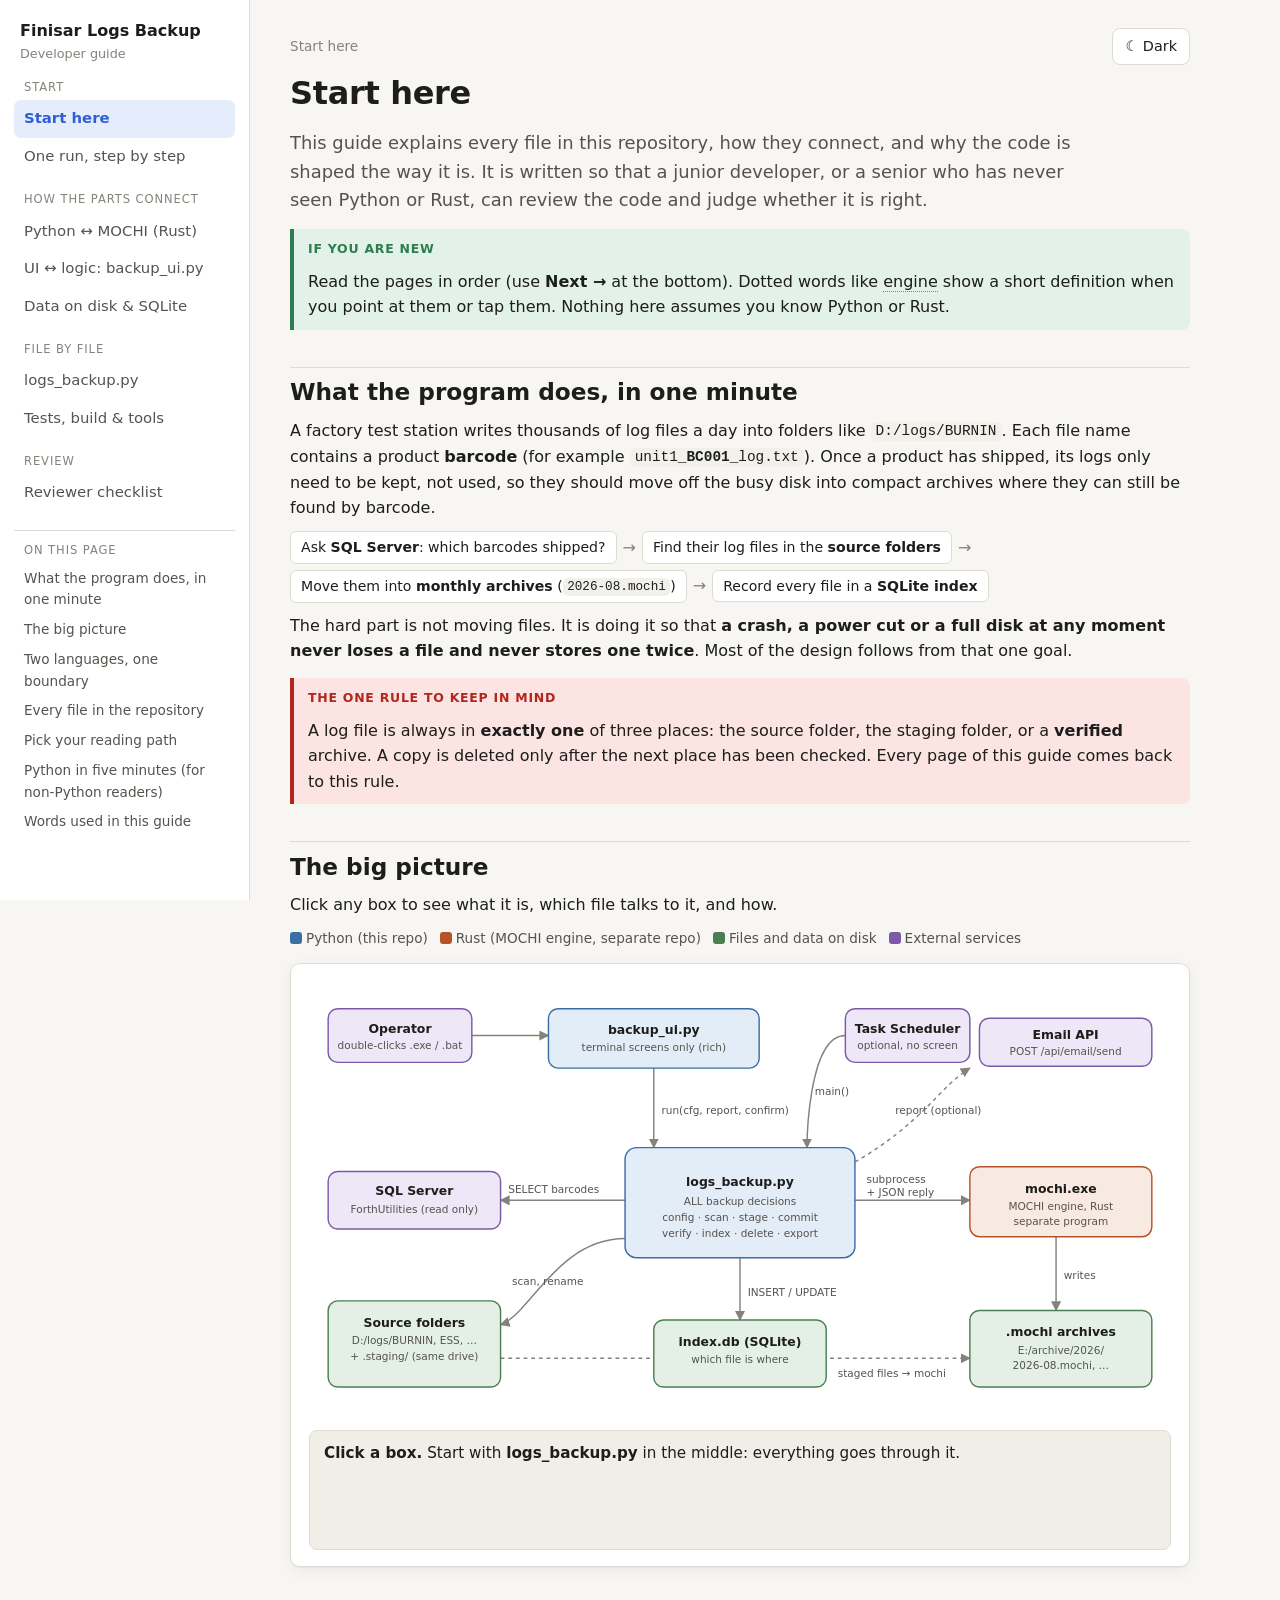
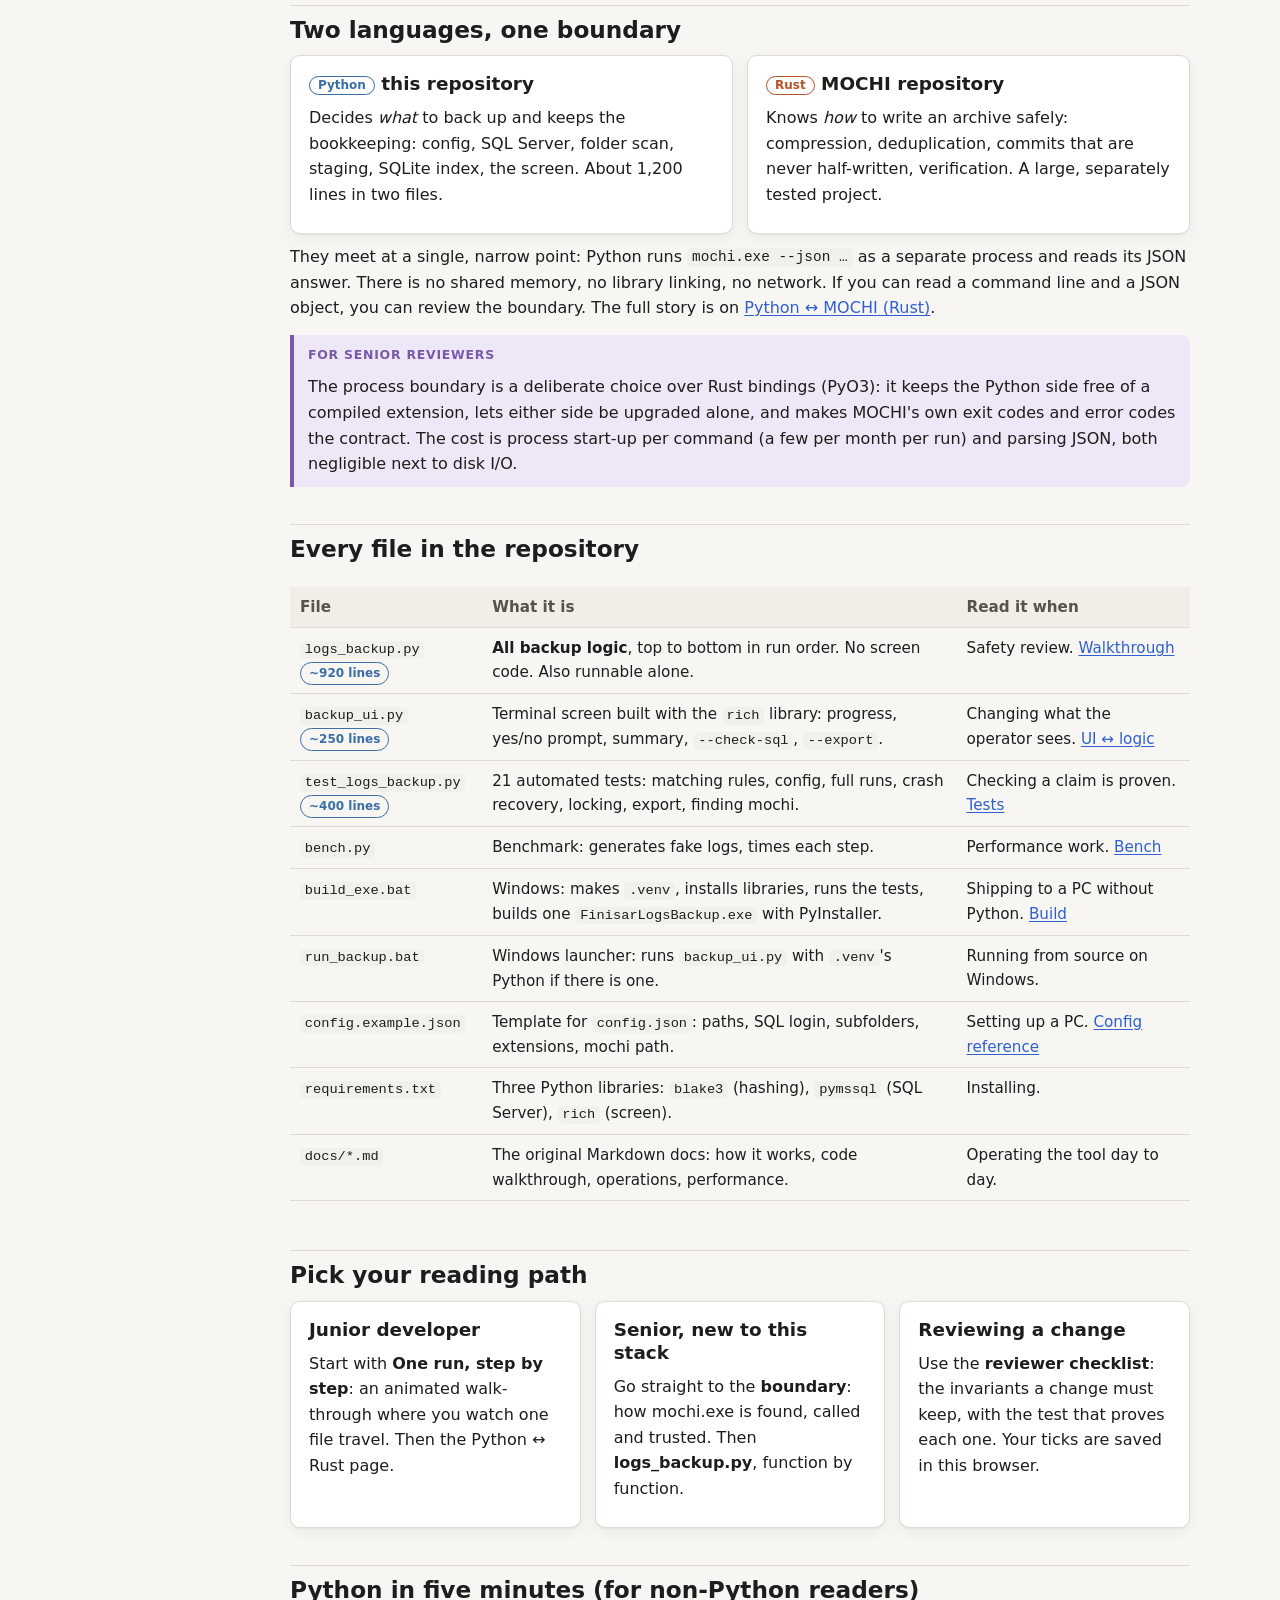
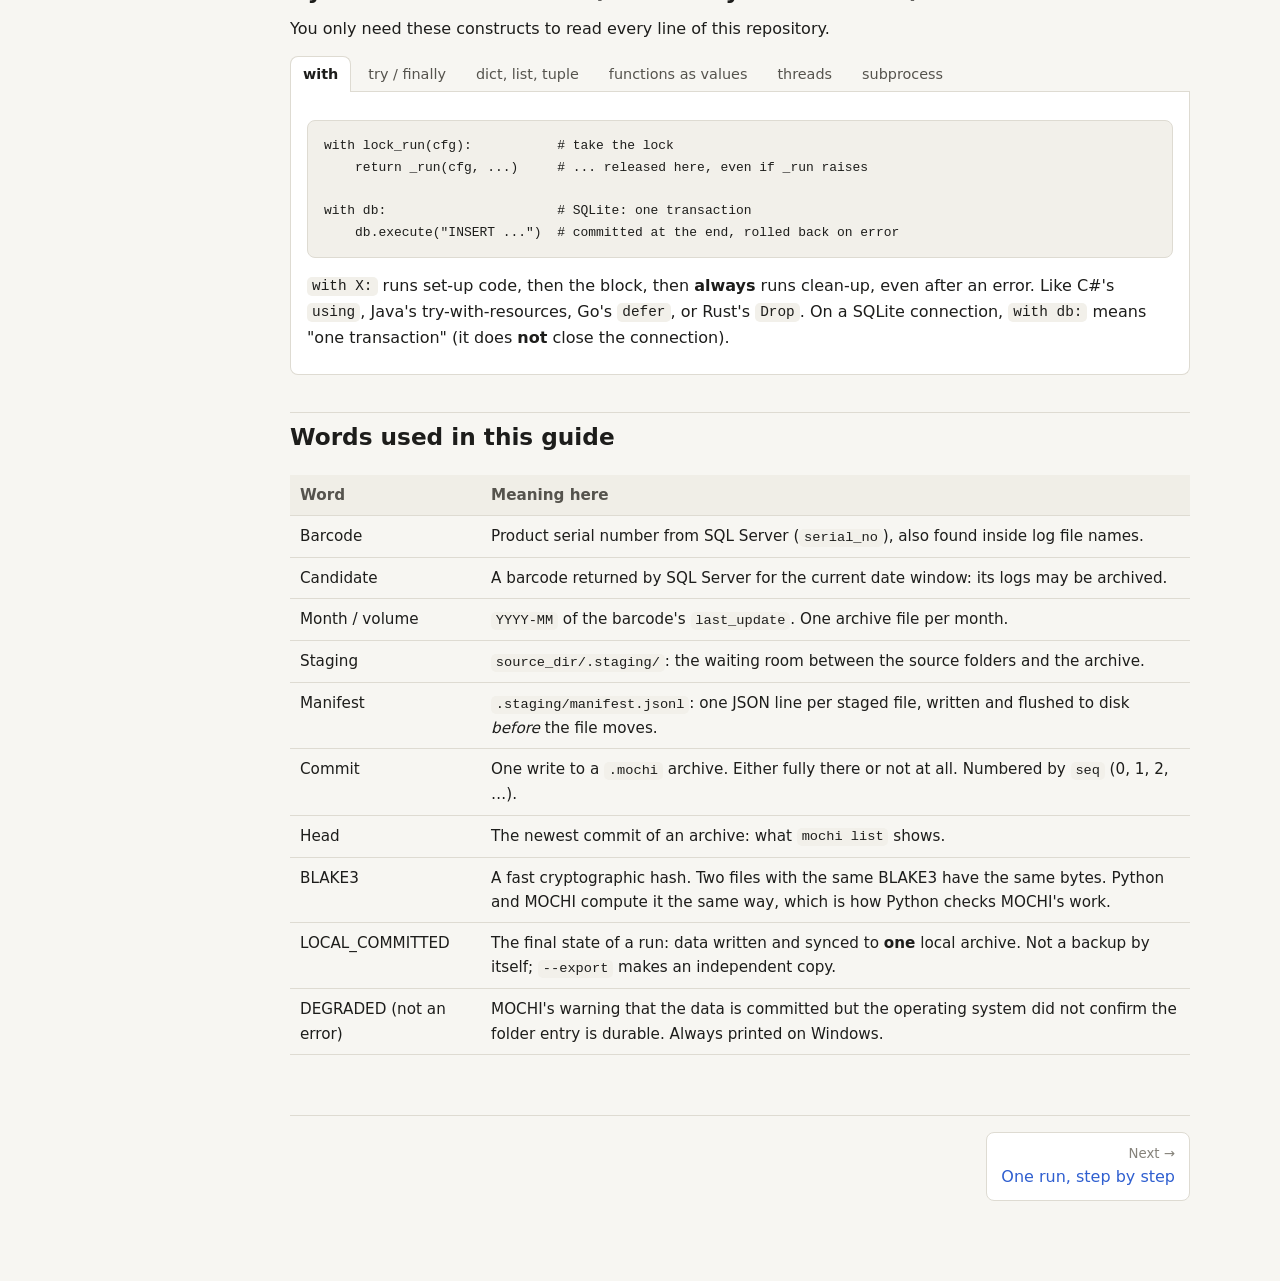
<file: docs/html/index.html>
<!doctype html>
<html lang="en">
<head>
<meta charset="utf-8">
<meta name="viewport" content="width=device-width, initial-scale=1">
<title>Finisar Backup Guide</title>
<meta name="description" content="Developer guide to Finisar Logs Backup: what it does, how the Python code and the MOCHI (Rust) engine fit together, and where to start reading.">
<link rel="stylesheet" href="assets/site.css">
<script src="assets/site.js"></script>
</head>
<body>
<div class="layout">
<aside class="side"><a class="brand" href="index.html">Finisar Logs Backup<small>Developer guide</small></a><nav></nav></aside>
<main class="main">
<div class="topbar"><button class="menu-btn">☰ Menu</button><span class="crumbs">Start here</span><button class="theme-btn">Theme</button></div>

<h1>Start here</h1>
<p class="lead">This guide explains every file in this repository, how they connect, and why the code is shaped the way it is.
It is written so that a junior developer, or a senior who has never seen Python or Rust, can review the code and judge whether it is right.</p>

<div class="callout junior"><span class="label">If you are new</span>
<p>Read the pages in order (use <b>Next →</b> at the bottom). Dotted words like <span class="term" data-def="A program that runs on its own and does one job. Here: mochi.exe, written in Rust, which writes and checks .mochi archive files.">engine</span> show a short definition when you point at them or tap them. Nothing here assumes you know Python or Rust.</p></div>

<h2>What the program does, in one minute</h2>
<p>A factory test station writes thousands of log files a day into folders like <code>D:/logs/BURNIN</code>. Each file name contains a product <b>barcode</b> (for example <code>unit1_<b>BC001</b>_log.txt</code>). Once a product has shipped, its logs only need to be kept, not used, so they should move off the busy disk into compact archives where they can still be found by barcode.</p>
<div class="flow">
  <span class="box">Ask <b>SQL Server</b>: which barcodes shipped?</span><span class="arrow">→</span>
  <span class="box">Find their log files in the <b>source folders</b></span><span class="arrow">→</span>
  <span class="box">Move them into <b>monthly archives</b> (<code>2026-08.mochi</code>)</span><span class="arrow">→</span>
  <span class="box">Record every file in a <b>SQLite index</b></span>
</div>
<p>The hard part is not moving files. It is doing it so that <b>a crash, a power cut or a full disk at any moment never loses a file and never stores one twice</b>. Most of the design follows from that one goal.</p>

<div class="callout rule"><span class="label">The one rule to keep in mind</span>
<p>A log file is always in <b>exactly one</b> of three places: the source folder, the staging folder, or a <b>verified</b> archive. A copy is deleted only after the next place has been checked. Every page of this guide comes back to this rule.</p></div>

<h2>The big picture</h2>
<p>Click any box to see what it is, which file talks to it, and how.</p>
<div class="legend">
  <span><i style="background:var(--py)"></i>Python (this repo)</span>
  <span><i style="background:var(--rs)"></i>Rust (MOCHI engine, separate repo)</span>
  <span><i style="background:var(--db)"></i>Files and data on disk</span>
  <span><i style="background:var(--sql)"></i>External services</span>
</div>
<div class="card arch">
<svg viewBox="0 0 900 470" role="img" aria-label="Architecture diagram: the operator starts backup_ui.py, which calls logs_backup.py; logs_backup.py talks to SQL Server, the source folders, the SQLite index, and runs mochi.exe, which writes the .mochi archives.">
  <defs>
    <marker id="arr" viewBox="0 0 10 10" refX="9" refY="5" markerWidth="7" markerHeight="7" orient="auto-start-reverse"><path d="M0,0 L10,5 L0,10 z" fill="var(--ink-3)"/></marker>
  </defs>
  <!-- edges -->
  <path class="edge" d="M170 58 H 250" marker-end="url(#arr)"/>
  <path class="edge" d="M360 92 V 175" marker-end="url(#arr)"/>
  <text class="edge-label" x="368" y="140">run(cfg, report, confirm)</text>
  <path class="edge" d="M560 58 C 520 58 520 175 520 175" marker-end="url(#arr)"/>
  <text class="edge-label" x="528" y="120">main()</text>
  <path class="edge" d="M330 230 H 200" marker-end="url(#arr)"/>
  <text class="edge-label" x="208" y="222">SELECT barcodes</text>
  <path class="edge" d="M330 270 C 260 270 230 350 200 360" marker-end="url(#arr)"/>
  <text class="edge-label" x="212" y="318">scan, rename</text>
  <path class="edge" d="M570 230 H 690" marker-end="url(#arr)"/>
  <text class="edge-label" x="582" y="212">subprocess</text><text class="edge-label" x="582" y="226">+ JSON reply</text>
  <path class="edge" d="M780 268 V 345" marker-end="url(#arr)"/>
  <text class="edge-label" x="788" y="312">writes</text>
  <path class="edge" d="M450 290 V 355" marker-end="url(#arr)"/>
  <text class="edge-label" x="458" y="330">INSERT / UPDATE</text>
  <path class="edge" d="M200 395 H 690" marker-end="url(#arr)" stroke-dasharray="4 4"/>
  <text class="edge-label" x="552" y="414">staged files → mochi</text>
  <path class="edge" d="M570 190 C 640 150 660 110 690 92" marker-end="url(#arr)" stroke-dasharray="4 4"/>
  <text class="edge-label" x="612" y="140">report (optional)</text>

  <!-- nodes -->
  <g class="node" data-k="operator"><rect x="20" y="30" width="150" height="56" rx="10" fill="var(--sql-soft)" stroke="var(--sql)"/><text x="95" y="55" text-anchor="middle">Operator</text><text class="sub" x="95" y="72" text-anchor="middle">double-clicks .exe / .bat</text></g>
  <g class="node" data-k="ui"><rect x="250" y="30" width="220" height="62" rx="10" fill="var(--py-soft)" stroke="var(--py)"/><text x="360" y="56" text-anchor="middle">backup_ui.py</text><text class="sub" x="360" y="74" text-anchor="middle">terminal screens only (rich)</text></g>
  <g class="node" data-k="sched"><rect x="560" y="30" width="130" height="56" rx="10" fill="var(--sql-soft)" stroke="var(--sql)"/><text x="625" y="55" text-anchor="middle">Task Scheduler</text><text class="sub" x="625" y="72" text-anchor="middle">optional, no screen</text></g>
  <g class="node" data-k="email"><rect x="700" y="40" width="180" height="50" rx="10" fill="var(--sql-soft)" stroke="var(--sql)"/><text x="790" y="62" text-anchor="middle">Email API</text><text class="sub" x="790" y="78" text-anchor="middle">POST /api/email/send</text></g>
  <g class="node" data-k="logic"><rect x="330" y="175" width="240" height="115" rx="12" fill="var(--py-soft)" stroke="var(--py)"/><text x="450" y="215" text-anchor="middle">logs_backup.py</text><text class="sub" x="450" y="235" text-anchor="middle">ALL backup decisions</text><text class="sub" x="450" y="252" text-anchor="middle">config · scan · stage · commit</text><text class="sub" x="450" y="268" text-anchor="middle">verify · index · delete · export</text></g>
  <g class="node" data-k="sql"><rect x="20" y="200" width="180" height="60" rx="10" fill="var(--sql-soft)" stroke="var(--sql)"/><text x="110" y="225" text-anchor="middle">SQL Server</text><text class="sub" x="110" y="243" text-anchor="middle">ForthUtilities (read only)</text></g>
  <g class="node" data-k="source"><rect x="20" y="335" width="180" height="90" rx="10" fill="var(--db-soft)" stroke="var(--db)"/><text x="110" y="362" text-anchor="middle">Source folders</text><text class="sub" x="110" y="380" text-anchor="middle">D:/logs/BURNIN, ESS, …</text><text class="sub" x="110" y="397" text-anchor="middle">+ .staging/ (same drive)</text></g>
  <g class="node" data-k="mochi"><rect x="690" y="195" width="190" height="73" rx="10" fill="var(--rs-soft)" stroke="var(--rs)"/><text x="785" y="222" text-anchor="middle">mochi.exe</text><text class="sub" x="785" y="240" text-anchor="middle">MOCHI engine, Rust</text><text class="sub" x="785" y="256" text-anchor="middle">separate program</text></g>
  <g class="node" data-k="archives"><rect x="690" y="345" width="190" height="80" rx="10" fill="var(--db-soft)" stroke="var(--db)"/><text x="785" y="372" text-anchor="middle">.mochi archives</text><text class="sub" x="785" y="390" text-anchor="middle">E:/archive/2026/</text><text class="sub" x="785" y="406" text-anchor="middle">2026-08.mochi, …</text></g>
  <g class="node" data-k="index"><rect x="360" y="355" width="180" height="70" rx="10" fill="var(--db-soft)" stroke="var(--db)"/><text x="450" y="382" text-anchor="middle">index.db (SQLite)</text><text class="sub" x="450" y="400" text-anchor="middle">which file is where</text></g>
</svg>
<div class="arch-info result" id="arch-info" aria-live="polite"><b>Click a box.</b> Start with <b>logs_backup.py</b> in the middle: everything goes through it.</div>
</div>
<script>
(function () {
  var info = {
    operator: ["Operator", "A person at the PC. Starts <code>FinisarLogsBackup.exe</code> or <code>run_backup.bat</code>, reads the plan, and answers <b>yes/no</b> before any file moves. Can also run <code>--dry-run</code>, <code>--check-sql</code> or <code>--export DIR</code>.", "ui.html"],
    ui: ["backup_ui.py <span class='badge py'>Python</span>", "The <b>screen</b>: progress bars, the yes/no question, the summary table. It makes <b>no backup decisions</b> and cannot move or delete a file. It calls exactly one function, <code>logs_backup.run()</code>, and hands it two small functions (<i>callbacks</i>) to draw progress and ask the question.", "ui.html"],
    sched: ["Task Scheduler (optional)", "For unattended runs, <code>python logs_backup.py</code> runs the same logic with plain log lines and no questions. Same code path as the UI, minus the screen.", "logs-backup.html#run"],
    email: ["Email API (optional)", "After a successful run, if <code>email</code> is set in <code>config.json</code>, <code>send_email()</code> POSTs an HTML summary. Failure to send is only a warning: the backup is already done.", "logs-backup.html#export-and-email"],
    logic: ["logs_backup.py <span class='badge py'>Python</span>", "<b>All the logic</b>, in the order a run executes it: read config → lock → resume leftovers → query SQL Server → scan → stage → commit with MOCHI → verify → index in SQLite → delete staged copies. This is the file to read for a safety review.", "logs-backup.html"],
    sql: ["SQL Server <span class='badge sql'>external</span>", "Read only. One <code>SELECT DISTINCT</code> returns <code>(barcode, last_update)</code> rows for a date window. Python talks to it with the <code>pymssql</code> library (which uses FreeTDS inside). Nothing is ever written there.", "logs-backup.html#sql-server"],
    source: ["Source folders + staging <span class='badge db'>disk</span>", "Where the test stations write logs. Matching files are moved (renamed) into <code>.staging/&lt;YYYY-MM&gt;/</code> on the <b>same drive</b>, so the move is instant and atomic. On a <b>network drive</b> they are copied to <code>output_dir/.staging</code> on the local disk instead, and the originals are deleted only once archived. A <code>manifest.jsonl</code> lists every staged file <i>before</i> it moves.", "data.html#staging-and-the-manifest"],
    mochi: ["mochi.exe <span class='badge rs'>Rust</span>", "The MOCHI archiver, a <b>separate program</b> built from the MOCHI repository. Python never loads Rust code: it <b>starts mochi.exe as a child process</b>, passes arguments, and reads one JSON object from its output. Commands used: <code>--version</code>, <code>create</code>, <code>append</code>, <code>list</code>, <code>verify</code>.", "python-rust.html"],
    archives: [".mochi archives <span class='badge db'>disk</span>", "One file per month (<code>output_dir/2026/2026-08.mochi</code>). Append-only: each run adds one <b>commit</b>, earlier commits are never rewritten. Only <code>mochi.exe</code> writes these files.", "data.html#inside-a-mochi-archive"],
    index: ["index.db <span class='badge db'>SQLite</span>", "A small database file. It records each run, each barcode seen, each monthly archive, and each archived file with its BLAKE3 hash, so a file can be found again by barcode. Python's built-in <code>sqlite3</code> module writes it.", "data.html#the-sqlite-index"]
  };
  var box = document.getElementById("arch-info");
  var nodes = document.querySelectorAll(".arch .node");
  nodes.forEach(function (n) {
    n.setAttribute("tabindex", "0");
    n.setAttribute("role", "button");
    function pick() {
      nodes.forEach(function (m) { m.classList.toggle("sel", m === n); });
      var d = info[n.getAttribute("data-k")];
      box.innerHTML = "<b>" + d[0] + "</b><p style='margin:.4em 0'>" + d[1] + "</p><a href='" + d[2] + "'>Read more →</a>";
    }
    n.addEventListener("click", pick);
    n.addEventListener("keydown", function (e) { if (e.key === "Enter" || e.key === " ") { e.preventDefault(); pick(); } });
  });
})();
</script>

<h2>Two languages, one boundary</h2>
<div class="grid">
  <div class="card"><h3><span class="badge py">Python</span> this repository</h3>
  <p>Decides <i>what</i> to back up and keeps the bookkeeping: config, SQL Server, folder scan, staging, SQLite index, the screen. About 1,200 lines in two files.</p></div>
  <div class="card"><h3><span class="badge rs">Rust</span> MOCHI repository</h3>
  <p>Knows <i>how</i> to write an archive safely: compression, deduplication, commits that are never half-written, verification. A large, separately tested project.</p></div>
</div>
<p>They meet at a single, narrow point: Python runs <code>mochi.exe --json …</code> as a separate process and reads its JSON answer. There is no shared memory, no library linking, no network. If you can read a command line and a JSON object, you can review the boundary. The full story is on <a href="python-rust.html">Python ↔ MOCHI (Rust)</a>.</p>
<div class="callout senior"><span class="label">For senior reviewers</span>
<p>The process boundary is a deliberate choice over Rust bindings (PyO3): it keeps the Python side free of a compiled extension, lets either side be upgraded alone, and makes MOCHI's own exit codes and error codes the contract. The cost is process start-up per command (a few per month per run) and parsing JSON, both negligible next to disk I/O.</p></div>

<h2>Every file in the repository</h2>
<div class="table-wrap"><table>
<tr><th>File</th><th>What it is</th><th>Read it when</th></tr>
<tr><td><code>logs_backup.py</code> <span class="badge py">~920 lines</span></td><td><b>All backup logic</b>, top to bottom in run order. No screen code. Also runnable alone.</td><td>Safety review. <a href="logs-backup.html">Walkthrough</a></td></tr>
<tr><td><code>backup_ui.py</code> <span class="badge py">~250 lines</span></td><td>Terminal screen built with the <code>rich</code> library: progress, yes/no prompt, summary, <code>--check-sql</code>, <code>--export</code>.</td><td>Changing what the operator sees. <a href="ui.html">UI ↔ logic</a></td></tr>
<tr><td><code>test_logs_backup.py</code> <span class="badge py">~400 lines</span></td><td>21 automated tests: matching rules, config, full runs, crash recovery, locking, export, finding mochi.</td><td>Checking a claim is proven. <a href="tests-tools.html">Tests</a></td></tr>
<tr><td><code>bench.py</code></td><td>Benchmark: generates fake logs, times each step.</td><td>Performance work. <a href="tests-tools.html#bench-py">Bench</a></td></tr>
<tr><td><code>build_exe.bat</code></td><td>Windows: makes <code>.venv</code>, installs libraries, runs the tests, builds one <code>FinisarLogsBackup.exe</code> with PyInstaller.</td><td>Shipping to a PC without Python. <a href="tests-tools.html#build-exe-bat">Build</a></td></tr>
<tr><td><code>run_backup.bat</code></td><td>Windows launcher: runs <code>backup_ui.py</code> with <code>.venv</code>'s Python if there is one.</td><td>Running from source on Windows.</td></tr>
<tr><td><code>config.example.json</code></td><td>Template for <code>config.json</code>: paths, SQL login, subfolders, extensions, mochi path.</td><td>Setting up a PC. <a href="data.html#config-json">Config reference</a></td></tr>
<tr><td><code>requirements.txt</code></td><td>Three Python libraries: <code>blake3</code> (hashing), <code>pymssql</code> (SQL Server), <code>rich</code> (screen).</td><td>Installing.</td></tr>
<tr><td><code>docs/*.md</code></td><td>The original Markdown docs: how it works, code walkthrough, operations, performance.</td><td>Operating the tool day to day.</td></tr>
</table></div>

<h2>Pick your reading path</h2>
<div class="grid">
  <a class="card" href="run-flow.html"><h3>Junior developer</h3><p>Start with <b>One run, step by step</b>: an animated walk-through where you watch one file travel. Then the Python ↔ Rust page.</p></a>
  <a class="card" href="python-rust.html"><h3>Senior, new to this stack</h3><p>Go straight to the <b>boundary</b>: how mochi.exe is found, called and trusted. Then <b>logs_backup.py</b>, function by function.</p></a>
  <a class="card" href="review.html"><h3>Reviewing a change</h3><p>Use the <b>reviewer checklist</b>: the invariants a change must keep, with the test that proves each one. Your ticks are saved in this browser.</p></a>
</div>

<h2>Python in five minutes (for non-Python readers)</h2>
<p>You only need these constructs to read every line of this repository.</p>
<div class="tabs">
<div role="tablist" aria-label="Python constructs">
  <button role="tab" aria-controls="py1" id="t-py1">with</button>
  <button role="tab" aria-controls="py2" id="t-py2">try / finally</button>
  <button role="tab" aria-controls="py3" id="t-py3">dict, list, tuple</button>
  <button role="tab" aria-controls="py4" id="t-py4">functions as values</button>
  <button role="tab" aria-controls="py5" id="t-py5">threads</button>
  <button role="tab" aria-controls="py6" id="t-py6">subprocess</button>
</div>
<div role="tabpanel" id="py1" aria-labelledby="t-py1">
<pre><code>with lock_run(cfg):           # take the lock
    return _run(cfg, ...)     # ... released here, even if _run raises

with db:                      # SQLite: one transaction
    db.execute("INSERT ...")  # committed at the end, rolled back on error</code></pre>
<p><code>with X:</code> runs set-up code, then the block, then <b>always</b> runs clean-up, even after an error. Like C#'s <code>using</code>, Java's try-with-resources, Go's <code>defer</code>, or Rust's <code>Drop</code>. On a SQLite connection, <code>with db:</code> means "one transaction" (it does <b>not</b> close the connection).</p>
</div>
<div role="tabpanel" id="py2" aria-labelledby="t-py2">
<pre><code>db = open_index(cfg.db_path)
try:
    return _run_with_index(db, ...)
finally:
    db.close()        # runs whether the try block returned or raised</code></pre>
<p><code>raise</code> throws an exception, <code>except E as e:</code> catches it. Expected failures are <code>BackupError</code>; the UI shows its message to the operator.</p>
</div>
<div role="tabpanel" id="py3" aria-labelledby="t-py3">
<pre><code>entry = {"relative_path": "BURNIN/unit1_BC001_log.txt", "barcode": "BC001"}   # dict = map/object
months = defaultdict(list)            # dict that starts each new key with []
head = (seq, commit_id)               # tuple = fixed small group of values
fresh = [(b, d) for b, d in rows if ...]   # list comprehension = map + filter</code></pre>
</div>
<div role="tabpanel" id="py4" aria-labelledby="t-py4">
<pre><code>def quiet(step, message="", done=0, total=None):
    pass                                  # does nothing

lb.run(cfg, report=steps, confirm=ask)    # pass functions in, like callbacks/lambdas
lambda *_: CANDIDATES                     # tiny anonymous function ignoring its arguments</code></pre>
<p>Functions are ordinary values. This is how the UI plugs its drawing code into the logic without the logic knowing anything about screens. Tests use the same trick to replace SQL Server with a fixed list.</p>
</div>
<div role="tabpanel" id="py5" aria-labelledby="t-py5">
<pre><code>with ThreadPoolExecutor(8) as pool:
    job = pool.submit(commit_month, cfg, "2026-08", entries)  # starts on a worker thread
    hashes, head = job.result()                               # waits; re-raises its error here</code></pre>
<p>Several months are committed at the same time on worker threads. Worker threads only run <code>mochi.exe</code> and hash files. <b>SQLite writes and file deletes stay on the main thread</b>, which keeps ordering simple to reason about.</p>
</div>
<div role="tabpanel" id="py6" aria-labelledby="t-py6">
<pre><code>p = subprocess.run([exe, "--json", "list", archive], capture_output=True, text=True)
p.returncode      # mochi's exit code (0 = ok)
p.stdout          # what mochi printed: one JSON object
json.loads(p.stdout)   # -> Python dict</code></pre>
<p>This is the whole bridge to Rust: start a program, wait for it, read its exit code and output.</p>
</div>
</div>

<h2>Words used in this guide</h2>
<div class="table-wrap"><table>
<tr><th>Word</th><th>Meaning here</th></tr>
<tr><td>Barcode</td><td>Product serial number from SQL Server (<code>serial_no</code>), also found inside log file names.</td></tr>
<tr><td>Candidate</td><td>A barcode returned by SQL Server for the current date window: its logs may be archived.</td></tr>
<tr><td>Month / volume</td><td><code>YYYY-MM</code> of the barcode's <code>last_update</code>. One archive file per month.</td></tr>
<tr><td>Staging</td><td><code>source_dir/.staging/</code>: the waiting room between the source folders and the archive.</td></tr>
<tr><td>Manifest</td><td><code>.staging/manifest.jsonl</code>: one JSON line per staged file, written and flushed to disk <i>before</i> the file moves.</td></tr>
<tr><td>Commit</td><td>One write to a <code>.mochi</code> archive. Either fully there or not at all. Numbered by <code>seq</code> (0, 1, 2, …).</td></tr>
<tr><td>Head</td><td>The newest commit of an archive: what <code>mochi list</code> shows.</td></tr>
<tr><td>BLAKE3</td><td>A fast cryptographic hash. Two files with the same BLAKE3 have the same bytes. Python and MOCHI compute it the same way, which is how Python checks MOCHI's work.</td></tr>
<tr><td>LOCAL_COMMITTED</td><td>The final state of a run: data written and synced to <b>one</b> local archive. Not a backup by itself; <code>--export</code> makes an independent copy.</td></tr>
<tr><td>DEGRADED (not an error)</td><td>MOCHI's warning that the data is committed but the operating system did not confirm the folder entry is durable. Always printed on Windows.</td></tr>
</table></div>

</main>
</div>
</body>
</html>
</file>
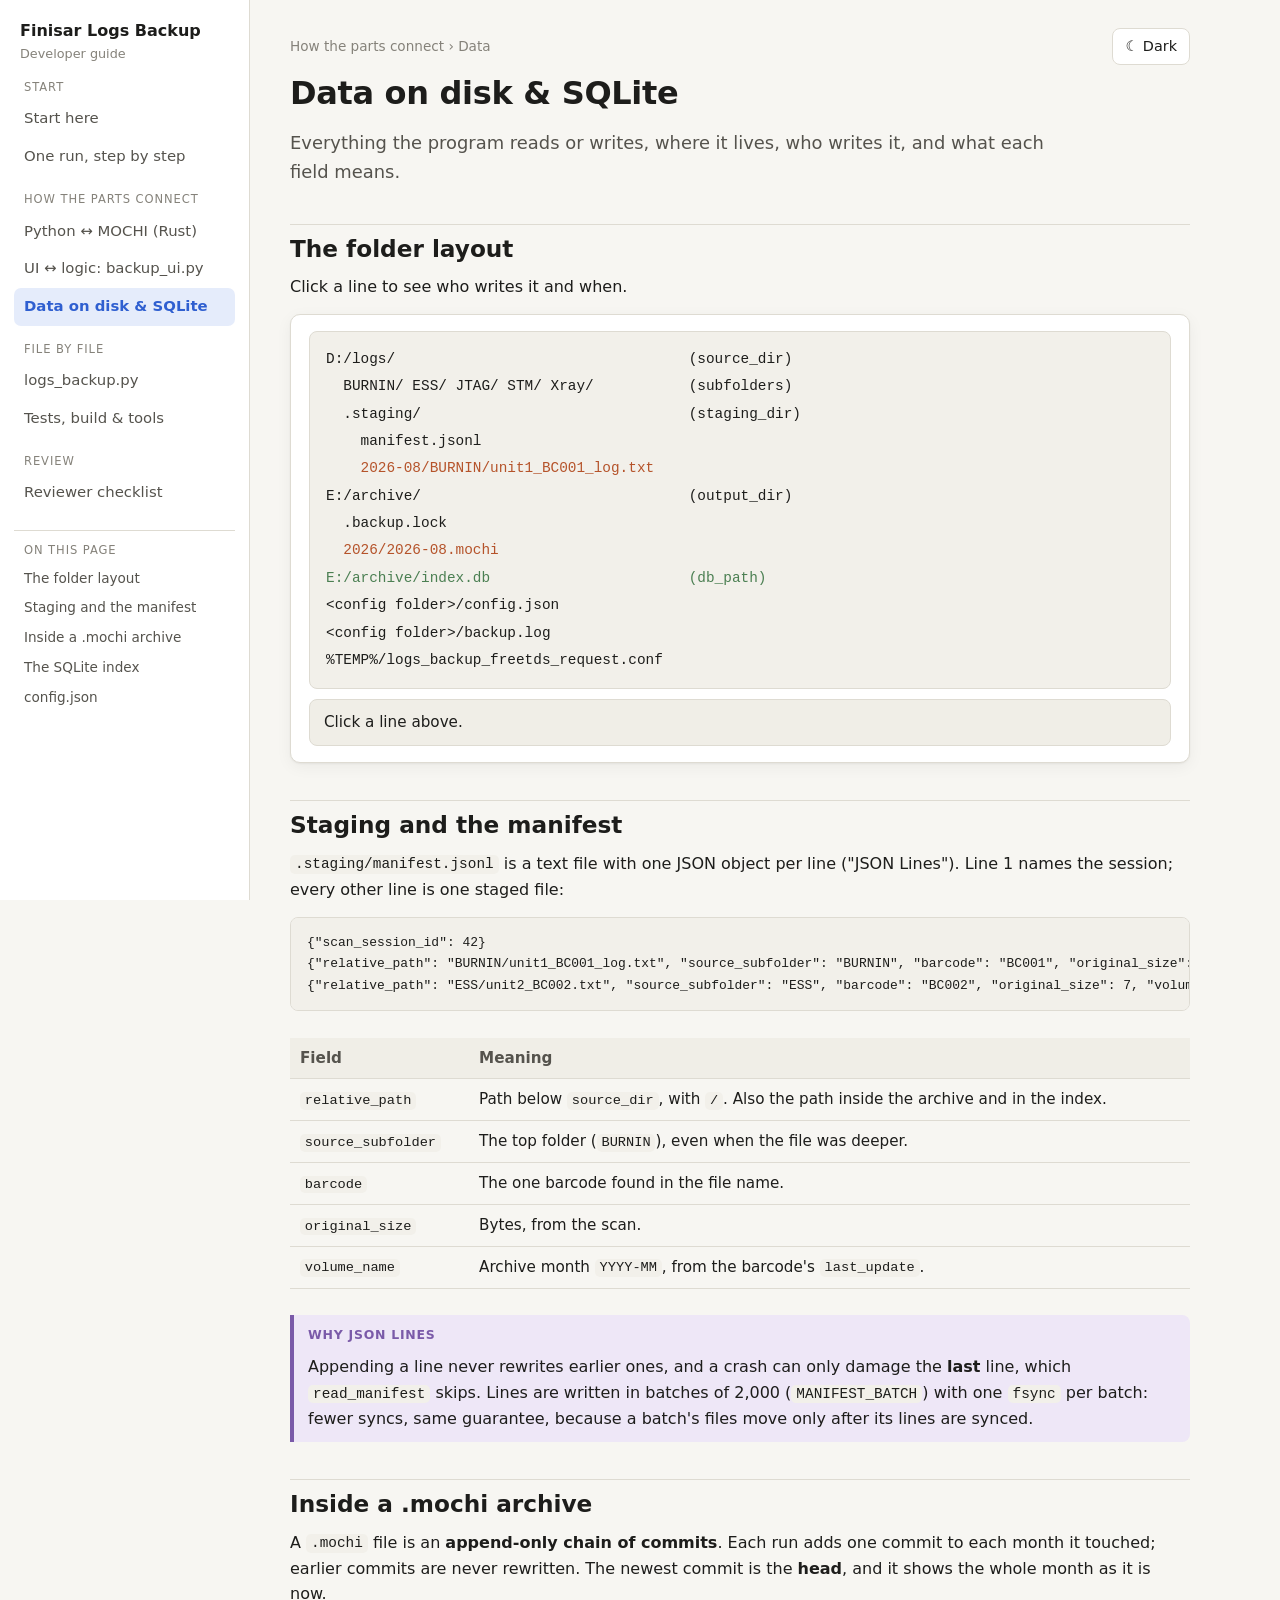
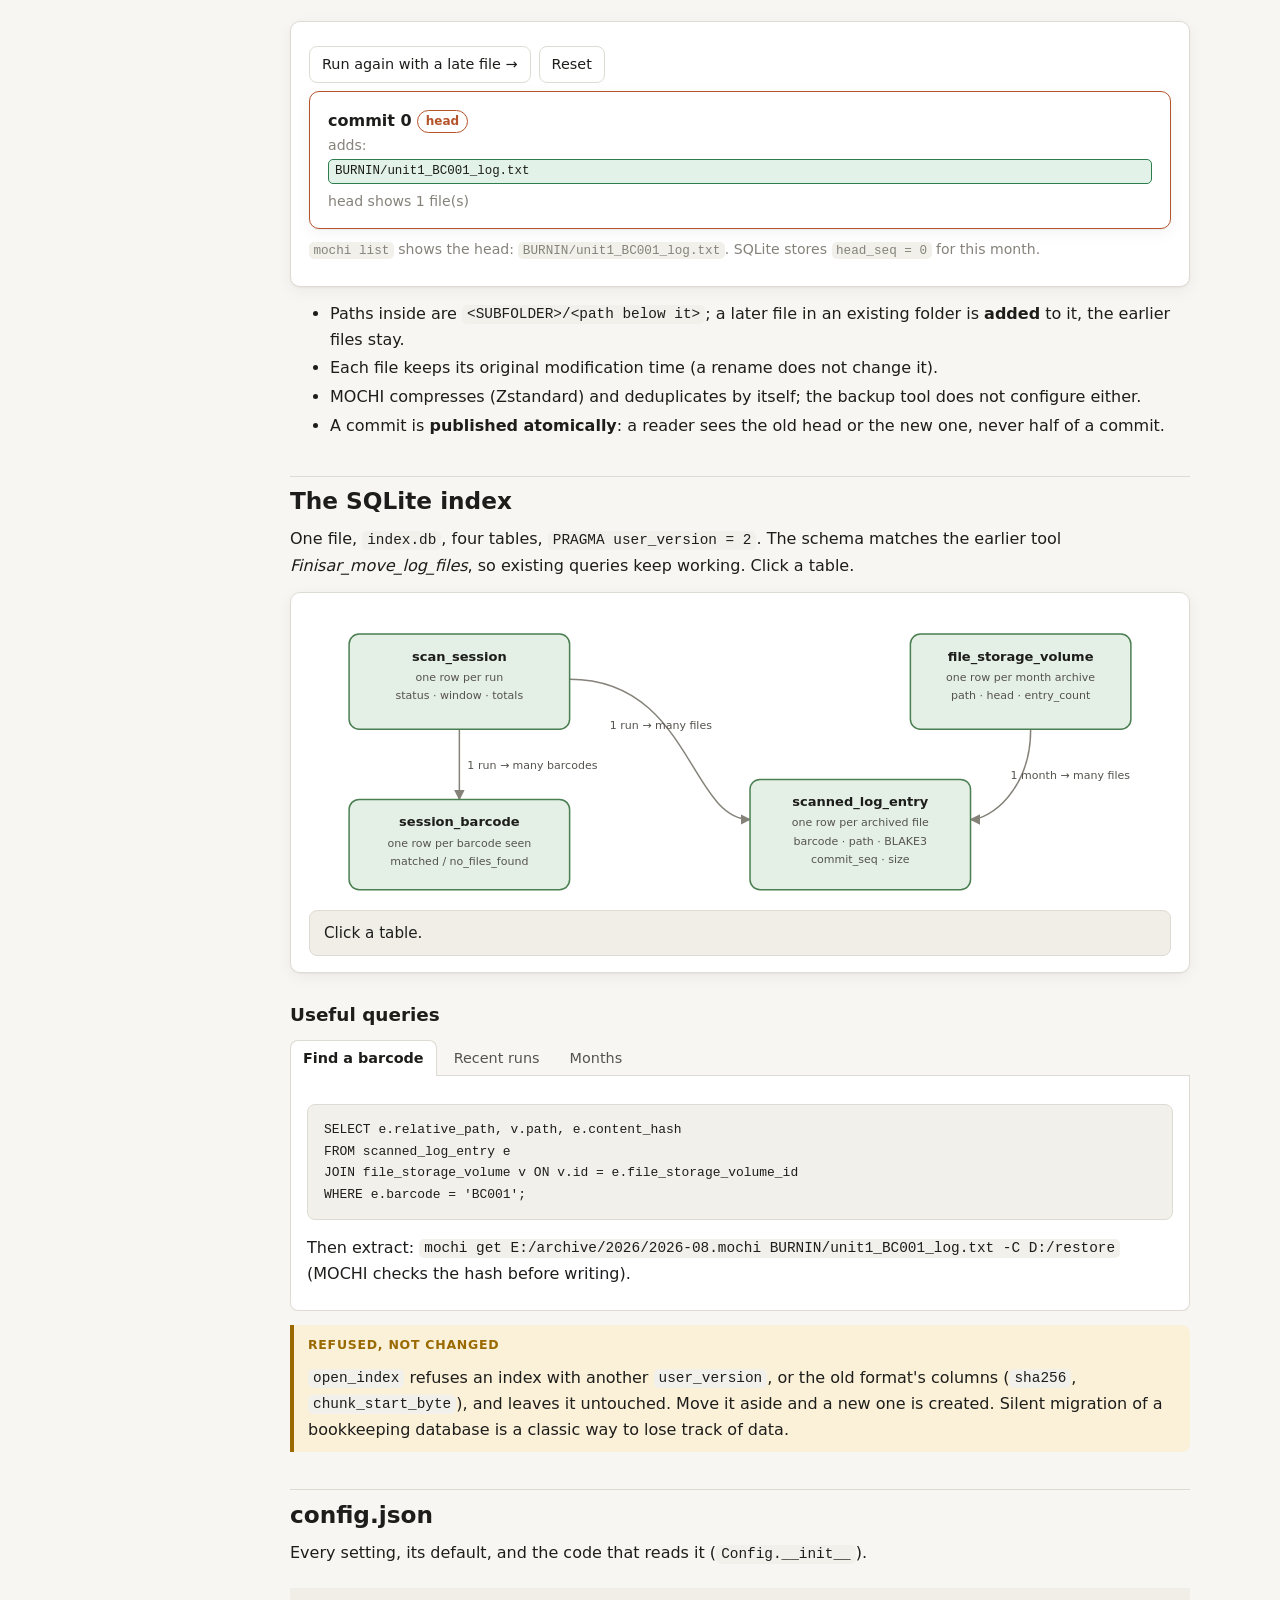
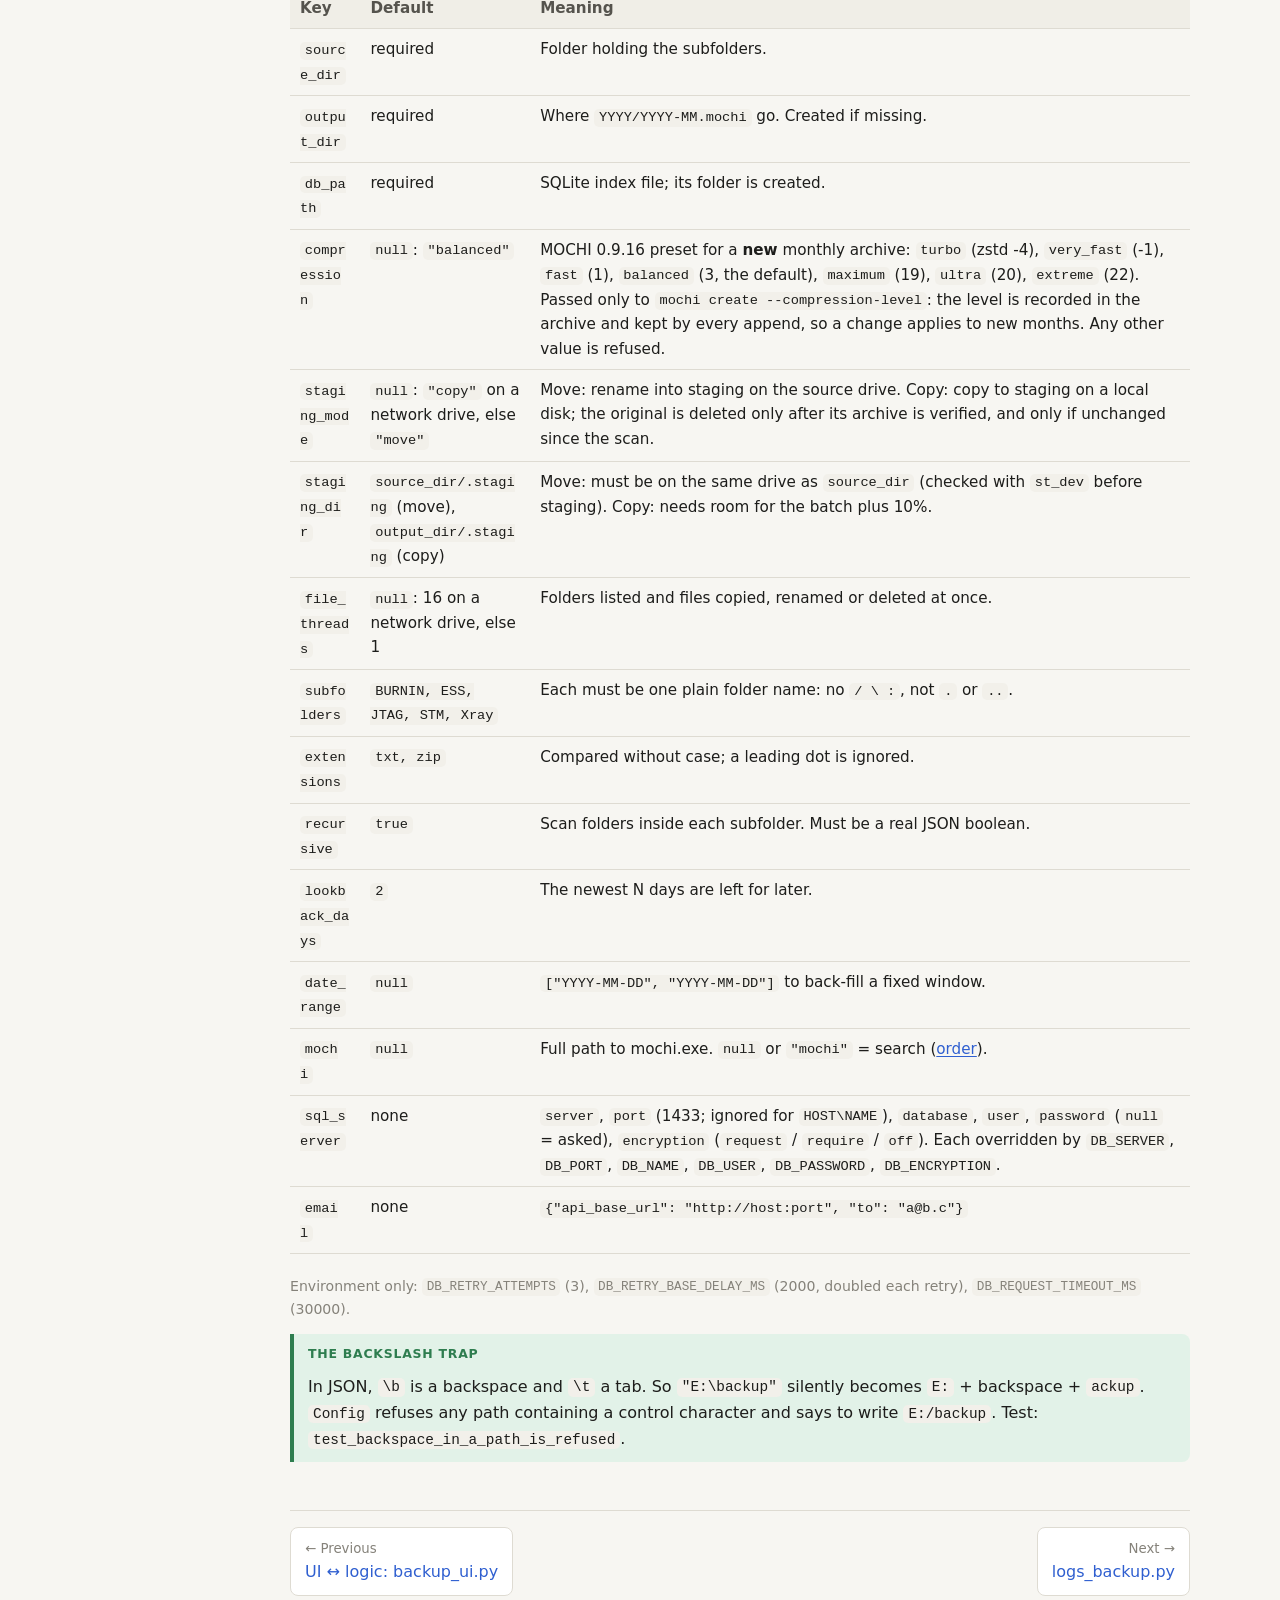
<file: docs/html/data.html>
<!doctype html>
<html lang="en">
<head>
<meta charset="utf-8">
<meta name="viewport" content="width=device-width, initial-scale=1">
<title>Data on Disk</title>
<meta name="description" content="What the backup leaves on disk: folder layout, staging and the manifest, inside a .mochi archive, the SQLite index tables, and every config.json setting.">
<link rel="stylesheet" href="assets/site.css">
<script src="assets/site.js"></script>
</head>
<body>
<div class="layout">
<aside class="side"><a class="brand" href="index.html">Finisar Logs Backup<small>Developer guide</small></a><nav></nav></aside>
<main class="main">
<div class="topbar"><button class="menu-btn">☰ Menu</button><span class="crumbs">How the parts connect › Data</span><button class="theme-btn">Theme</button></div>

<h1>Data on disk &amp; SQLite</h1>
<p class="lead">Everything the program reads or writes, where it lives, who writes it, and what each field means.</p>

<h2>The folder layout</h2>
<p>Click a line to see who writes it and when.</p>
<div class="card">
<pre id="tree" style="margin:0;cursor:pointer;line-height:1.9"></pre>
<div class="result" id="tree-out" style="margin-top:10px" aria-live="polite">Click a line above.</div>
</div>
<script>
(function () {
  var lines = [
    ["D:/logs/                                  (source_dir)", "Read by the scan; files are <b>renamed out</b> of here by <code>stage()</code>. Never created by the program: a missing source is a wrong setting.", "py"],
    ["  BURNIN/ ESS/ JTAG/ STM/ Xray/           (subfolders)", "Scanned at every depth (<code>recursive: true</code>), without following links. Only file <b>names</b> are matched.", "py"],
    ["  .staging/                               (staging_dir)", "Only exists during a run, or after an interrupted one. Same drive as the source, so moves are renames. Never scanned.", "py"],
    ["    manifest.jsonl", "One JSON line per staged file, synced before the file moves. Read back by <code>read_manifest()</code>. Deleted once every listed month is archived.", "py"],
    ["    2026-08/BURNIN/unit1_BC001_log.txt", "A staged file: <code>staging/&lt;month&gt;/&lt;relative_path&gt;</code>. Read by <code>mochi</code> and hashed by Python, deleted after verify + index.", "rs"],
    ["E:/archive/                               (output_dir)", "Created if missing. Holds archives and the lock file. Never scanned.", "py"],
    ["  .backup.lock", "Empty file locked by the OS during a run (<code>lock_run</code>). Safe to ignore or delete when no run is going.", "py"],
    ["  2026/2026-08.mochi", "One archive per month. <b>Only <code>mochi.exe</code> writes it</b>; Python only asks MOCHI to create, append, list and verify.", "rs"],
    ["E:/archive/index.db                       (db_path)", "SQLite index, written only by Python on the main thread. Its folder is created if missing.", "db"],
    ["<config folder>/config.json", "Your settings. Read by <code>Config</code>. In <code>.gitignore</code>; never committed.", "py"],
    ["<config folder>/backup.log", "Full run log with timestamps, written by <code>backup_ui.py</code> (not by <code>logs_backup.py</code> run alone).", "py"],
    ["%TEMP%/logs_backup_freetds_request.conf", "A two-line FreeTDS config that tells <code>pymssql</code> which login encryption to use (<code>set_encryption</code>).", "py"]
  ];
  var tree = document.getElementById("tree"), out = document.getElementById("tree-out");
  lines.forEach(function (l, i) {
    var s = document.createElement("span");
    s.textContent = l[0];
    s.style.display = "block"; s.tabIndex = 0; s.setAttribute("role", "button");
    s.style.color = "var(--" + (l[2] === "rs" ? "rs" : l[2] === "db" ? "db" : "ink") + ")";
    function show() {
      tree.querySelectorAll("span").forEach(function (o) { o.style.background = ""; });
      s.style.background = "var(--accent-soft)";
      out.innerHTML = "<code>" + l[0].split("(")[0].trim().replace(/</g, "&lt;") + "</code>: " + l[1];
    }
    s.addEventListener("click", show);
    s.addEventListener("keydown", function (e) { if (e.key === "Enter") show(); });
    tree.appendChild(s);
  });
})();
</script>

<h2 id="staging-and-the-manifest">Staging and the manifest</h2>
<p><code>.staging/manifest.jsonl</code> is a text file with one JSON object per line ("JSON Lines"). Line 1 names the session; every other line is one staged file:</p>
<pre><code>{"scan_session_id": 42}
{"relative_path": "BURNIN/unit1_BC001_log.txt", "source_subfolder": "BURNIN", "barcode": "BC001", "original_size": 10, "volume_name": "2026-08"}
{"relative_path": "ESS/unit2_BC002.txt", "source_subfolder": "ESS", "barcode": "BC002", "original_size": 7, "volume_name": "2026-07"}</code></pre>
<div class="table-wrap"><table>
<tr><th>Field</th><th>Meaning</th></tr>
<tr><td><code>relative_path</code></td><td>Path below <code>source_dir</code>, with <code>/</code>. Also the path inside the archive and in the index.</td></tr>
<tr><td><code>source_subfolder</code></td><td>The top folder (<code>BURNIN</code>), even when the file was deeper.</td></tr>
<tr><td><code>barcode</code></td><td>The one barcode found in the file name.</td></tr>
<tr><td><code>original_size</code></td><td>Bytes, from the scan.</td></tr>
<tr><td><code>volume_name</code></td><td>Archive month <code>YYYY-MM</code>, from the barcode's <code>last_update</code>.</td></tr>
</table></div>
<div class="callout senior"><span class="label">Why JSON Lines</span>
<p>Appending a line never rewrites earlier ones, and a crash can only damage the <b>last</b> line, which <code>read_manifest</code> skips. Lines are written in batches of 2,000 (<code>MANIFEST_BATCH</code>) with one <code>fsync</code> per batch: fewer syncs, same guarantee, because a batch's files move only after its lines are synced.</p></div>

<h2 id="inside-a-mochi-archive">Inside a .mochi archive</h2>
<p>A <code>.mochi</code> file is an <b>append-only chain of commits</b>. Each run adds one commit to each month it touched; earlier commits are never rewritten. The newest commit is the <b>head</b>, and it shows the whole month as it is now.</p>
<div class="card">
<div class="tools"><button id="c-add">Run again with a late file →</button><button id="c-reset">Reset</button></div>
<div id="chain" style="display:flex;gap:10px;flex-wrap:wrap;margin-top:8px"></div>
<p class="small muted" id="chain-note"></p>
</div>
<script>
(function () {
  var commits, chain = document.getElementById("chain"), note = document.getElementById("chain-note");
  var adds = [["ESS/late_BC001.txt"], ["BURNIN/line2/2026-08/unit4_BC001_log.txt"], ["JTAG/unit9_BC077.txt"]];
  function reset() { commits = [["BURNIN/unit1_BC001_log.txt"]]; draw(); }
  function draw() {
    chain.innerHTML = "";
    var all = [];
    commits.forEach(function (c, i) {
      all = all.concat(c);
      var head = i === commits.length - 1;
      var d = document.createElement("div");
      d.className = "card";
      d.style.cssText = "margin:0;min-width:200px;flex:1;" + (head ? "border-color:var(--rs)" : "opacity:.8");
      d.innerHTML = "<b>commit " + i + "</b>" + (head ? " <span class='badge rs'>head</span>" : "") +
        "<div class='small muted'>adds:</div>" + c.map(function (p) { return "<span class='chip new'>" + p + "</span>"; }).join("") +
        "<div class='small muted' style='margin-top:6px'>head shows " + all.length + " file(s)</div>";
      chain.appendChild(d);
    });
    note.innerHTML = "<code>mochi list</code> shows the head: " + all.map(function (p) { return "<code>" + p + "</code>"; }).join(", ") + ". SQLite stores <code>head_seq = " + (commits.length - 1) + "</code> for this month.";
    document.getElementById("c-add").disabled = commits.length > adds.length;
  }
  document.getElementById("c-add").addEventListener("click", function () { commits.push(adds[commits.length - 1]); draw(); });
  document.getElementById("c-reset").addEventListener("click", reset);
  reset();
})();
</script>
<ul>
<li>Paths inside are <code>&lt;SUBFOLDER&gt;/&lt;path below it&gt;</code>; a later file in an existing folder is <b>added</b> to it, the earlier files stay.</li>
<li>Each file keeps its original modification time (a rename does not change it).</li>
<li>MOCHI compresses (Zstandard) and deduplicates by itself; the backup tool does not configure either.</li>
<li>A commit is <b>published atomically</b>: a reader sees the old head or the new one, never half of a commit.</li>
</ul>

<h2 id="the-sqlite-index">The SQLite index</h2>
<p>One file, <code>index.db</code>, four tables, <code>PRAGMA user_version = 2</code>. The schema matches the earlier tool <i>Finisar_move_log_files</i>, so existing queries keep working. Click a table.</p>
<div class="card arch">
<svg viewBox="0 0 860 300" role="img" aria-label="Four tables: scan_session has many session_barcode and many scanned_log_entry rows; file_storage_volume has many scanned_log_entry rows.">
<defs><marker id="a3" viewBox="0 0 10 10" refX="9" refY="5" markerWidth="7" markerHeight="7" orient="auto"><path d="M0,0 L10,5 L0,10 z" fill="var(--ink-3)"/></marker></defs>
<path class="edge" d="M150 120 V 190" marker-end="url(#a3)"/><text class="edge-label" x="158" y="160">1 run → many barcodes</text>
<path class="edge" d="M260 70 C 380 70 380 210 440 210" marker-end="url(#a3)"/><text class="edge-label" x="300" y="120">1 run → many files</text>
<path class="edge" d="M720 120 C 720 180 680 210 660 210" marker-end="url(#a3)"/><text class="edge-label" x="700" y="170">1 month → many files</text>
<g class="node" data-k="s"><rect x="40" y="25" width="220" height="95" rx="10" fill="var(--db-soft)" stroke="var(--db)"/><text x="150" y="52" text-anchor="middle">scan_session</text><text class="sub" x="150" y="72" text-anchor="middle">one row per run</text><text class="sub" x="150" y="90" text-anchor="middle">status · window · totals</text></g>
<g class="node" data-k="b"><rect x="40" y="190" width="220" height="90" rx="10" fill="var(--db-soft)" stroke="var(--db)"/><text x="150" y="217" text-anchor="middle">session_barcode</text><text class="sub" x="150" y="237" text-anchor="middle">one row per barcode seen</text><text class="sub" x="150" y="255" text-anchor="middle">matched / no_files_found</text></g>
<g class="node" data-k="v"><rect x="600" y="25" width="220" height="95" rx="10" fill="var(--db-soft)" stroke="var(--db)"/><text x="710" y="52" text-anchor="middle">file_storage_volume</text><text class="sub" x="710" y="72" text-anchor="middle">one row per month archive</text><text class="sub" x="710" y="90" text-anchor="middle">path · head · entry_count</text></g>
<g class="node" data-k="e"><rect x="440" y="170" width="220" height="110" rx="10" fill="var(--db-soft)" stroke="var(--db)"/><text x="550" y="197" text-anchor="middle">scanned_log_entry</text><text class="sub" x="550" y="217" text-anchor="middle">one row per archived file</text><text class="sub" x="550" y="235" text-anchor="middle">barcode · path · BLAKE3</text><text class="sub" x="550" y="253" text-anchor="middle">commit_seq · size</text></g>
</svg>
<div class="result" id="db-out" aria-live="polite">Click a table.</div>
</div>
<script>
(function () {
  var t = {
    s: ["scan_session", [["id", "run number"], ["started_at / completed_at", "<code>epoch:&lt;seconds&gt;</code>"], ["status", "<code>running</code> → <code>success</code> or <code>failed</code>"], ["query_from_date / query_to_date", "the window; <code>resumed</code> for a session created to record an orphaned staging batch (ignored by <code>query_window</code>)"], ["total_barcodes / total_files_moved / total_errors", "the run's totals"]],
      "Written by <code>start_session</code> and <code>complete_session</code>. The last <code>success</code> row's <code>query_to_date</code> decides where the next window starts."],
    b: ["session_barcode", [["scan_session_id", "the run that first saw it"], ["barcode, last_update", "from SQL Server; <b>UNIQUE together</b>, so a barcode is recorded once even though windows overlap by a day"], ["status", "<code>matched</code> or <code>no_files_found</code>"]],
      "Written once per run, inside one transaction, before staging. <code>INSERT OR IGNORE</code>."],
    v: ["file_storage_volume", [["path", "full path of the .mochi file"], ["volume_name", "<code>YYYY-MM</code>"], ["file_size", "bytes of the archive after the commit"], ["head_commit_id / head_seq", "MOCHI's head after this run (from <code>mochi list</code>)"], ["entry_count", "recounted from <code>scanned_log_entry</code> each time"], ["created_at / updated_at", "timestamps"]],
      "Inserted for a new month, updated for an existing one, by <code>index_month</code>."],
    e: ["scanned_log_entry", [["barcode", "indexed: find files by barcode quickly"], ["relative_path", "path inside the archive, e.g. <code>BURNIN/unit1_BC001_log.txt</code>"], ["source_subfolder", "<code>BURNIN</code>"], ["content_hash", "BLAKE3 hex, the same value <code>b3sum</code> prints"], ["commit_seq", "which commit stored this version"], ["original_size", "bytes"], ["file_storage_volume_id", "which month; <b>UNIQUE with relative_path</b>"]],
      "Upserted by <code>index_month</code>: a re-run after a crash rewrites the same row instead of adding a duplicate."]
  };
  var out = document.getElementById("db-out"), nodes = document.querySelectorAll(".arch .node");
  nodes.forEach(function (n) {
    n.setAttribute("tabindex", "0"); n.setAttribute("role", "button");
    function pick() {
      nodes.forEach(function (m) { m.classList.toggle("sel", m === n); });
      var d = t[n.getAttribute("data-k")];
      out.innerHTML = "<b><code>" + d[0] + "</code></b><table class='small' style='margin:.5em 0'>" + d[1].map(function (r) { return "<tr><td><code>" + r[0] + "</code></td><td>" + r[1] + "</td></tr>"; }).join("") + "</table>" + d[2];
    }
    n.addEventListener("click", pick);
    n.addEventListener("keydown", function (e) { if (e.key === "Enter" || e.key === " ") { e.preventDefault(); pick(); } });
  });
})();
</script>
<h3>Useful queries</h3>
<div class="tabs">
<div role="tablist" aria-label="Queries">
<button role="tab" aria-controls="q1" id="tq1">Find a barcode</button>
<button role="tab" aria-controls="q2" id="tq2">Recent runs</button>
<button role="tab" aria-controls="q3" id="tq3">Months</button>
</div>
<div role="tabpanel" id="q1" aria-labelledby="tq1"><pre><code>SELECT e.relative_path, v.path, e.content_hash
FROM scanned_log_entry e
JOIN file_storage_volume v ON v.id = e.file_storage_volume_id
WHERE e.barcode = 'BC001';</code></pre>
<p>Then extract: <code>mochi get E:/archive/2026/2026-08.mochi BURNIN/unit1_BC001_log.txt -C D:/restore</code> (MOCHI checks the hash before writing).</p></div>
<div role="tabpanel" id="q2" aria-labelledby="tq2"><pre><code>SELECT id, status, query_from_date, query_to_date, total_files_moved, total_errors
FROM scan_session ORDER BY id DESC LIMIT 10;</code></pre></div>
<div role="tabpanel" id="q3" aria-labelledby="tq3"><pre><code>SELECT volume_name, entry_count, file_size, head_seq FROM file_storage_volume ORDER BY volume_name;</code></pre></div>
</div>
<div class="callout warn"><span class="label">Refused, not changed</span>
<p><code>open_index</code> refuses an index with another <code>user_version</code>, or the old format's columns (<code>sha256</code>, <code>chunk_start_byte</code>), and leaves it untouched. Move it aside and a new one is created. Silent migration of a bookkeeping database is a classic way to lose track of data.</p></div>

<h2 id="config-json">config.json</h2>
<p>Every setting, its default, and the code that reads it (<code>Config.__init__</code>).</p>
<div class="table-wrap"><table>
<tr><th>Key</th><th>Default</th><th>Meaning</th></tr>
<tr><td><code>source_dir</code></td><td>required</td><td>Folder holding the subfolders.</td></tr>
<tr><td><code>output_dir</code></td><td>required</td><td>Where <code>YYYY/YYYY-MM.mochi</code> go. Created if missing.</td></tr>
<tr><td><code>db_path</code></td><td>required</td><td>SQLite index file; its folder is created.</td></tr>
<tr><td><code>compression</code></td><td><code>null</code>: <code>"balanced"</code></td><td>MOCHI 0.9.16 preset for a <b>new</b> monthly archive: <code>turbo</code> (zstd -4), <code>very_fast</code> (-1), <code>fast</code> (1), <code>balanced</code> (3, the default), <code>maximum</code> (19), <code>ultra</code> (20), <code>extreme</code> (22). Passed only to <code>mochi create --compression-level</code>: the level is recorded in the archive and kept by every append, so a change applies to new months. Any other value is refused.</td></tr>
<tr><td><code>staging_mode</code></td><td><code>null</code>: <code>"copy"</code> on a network drive, else <code>"move"</code></td><td>Move: rename into staging on the source drive. Copy: copy to staging on a local disk; the original is deleted only after its archive is verified, and only if unchanged since the scan.</td></tr>
<tr><td><code>staging_dir</code></td><td><code>source_dir/.staging</code> (move), <code>output_dir/.staging</code> (copy)</td><td>Move: must be on the same drive as <code>source_dir</code> (checked with <code>st_dev</code> before staging). Copy: needs room for the batch plus 10%.</td></tr>
<tr><td><code>file_threads</code></td><td><code>null</code>: 16 on a network drive, else 1</td><td>Folders listed and files copied, renamed or deleted at once.</td></tr>
<tr><td><code>subfolders</code></td><td><code>BURNIN, ESS, JTAG, STM, Xray</code></td><td>Each must be one plain folder name: no <code>/ \ :</code>, not <code>.</code> or <code>..</code>.</td></tr>
<tr><td><code>extensions</code></td><td><code>txt, zip</code></td><td>Compared without case; a leading dot is ignored.</td></tr>
<tr><td><code>recursive</code></td><td><code>true</code></td><td>Scan folders inside each subfolder. Must be a real JSON boolean.</td></tr>
<tr><td><code>lookback_days</code></td><td><code>2</code></td><td>The newest N days are left for later.</td></tr>
<tr><td><code>date_range</code></td><td><code>null</code></td><td><code>["YYYY-MM-DD", "YYYY-MM-DD"]</code> to back-fill a fixed window.</td></tr>
<tr><td><code>mochi</code></td><td><code>null</code></td><td>Full path to mochi.exe. <code>null</code> or <code>"mochi"</code> = search (<a href="python-rust.html#how-python-finds-mochi-exe">order</a>).</td></tr>
<tr><td><code>sql_server</code></td><td>none</td><td><code>server</code>, <code>port</code> (1433; ignored for <code>HOST\NAME</code>), <code>database</code>, <code>user</code>, <code>password</code> (<code>null</code> = asked), <code>encryption</code> (<code>request</code> / <code>require</code> / <code>off</code>). Each overridden by <code>DB_SERVER</code>, <code>DB_PORT</code>, <code>DB_NAME</code>, <code>DB_USER</code>, <code>DB_PASSWORD</code>, <code>DB_ENCRYPTION</code>.</td></tr>
<tr><td><code>email</code></td><td>none</td><td><code>{"api_base_url": "http://host:port", "to": "a@b.c"}</code></td></tr>
</table></div>
<p class="small muted">Environment only: <code>DB_RETRY_ATTEMPTS</code> (3), <code>DB_RETRY_BASE_DELAY_MS</code> (2000, doubled each retry), <code>DB_REQUEST_TIMEOUT_MS</code> (30000).</p>
<div class="callout junior"><span class="label">The backslash trap</span>
<p>In JSON, <code>\b</code> is a backspace and <code>\t</code> a tab. So <code>"E:\backup"</code> silently becomes <code>E:</code> + backspace + <code>ackup</code>. <code>Config</code> refuses any path containing a control character and says to write <code>E:/backup</code>. Test: <code>test_backspace_in_a_path_is_refused</code>.</p></div>

</main>
</div>
</body>
</html>
</file>
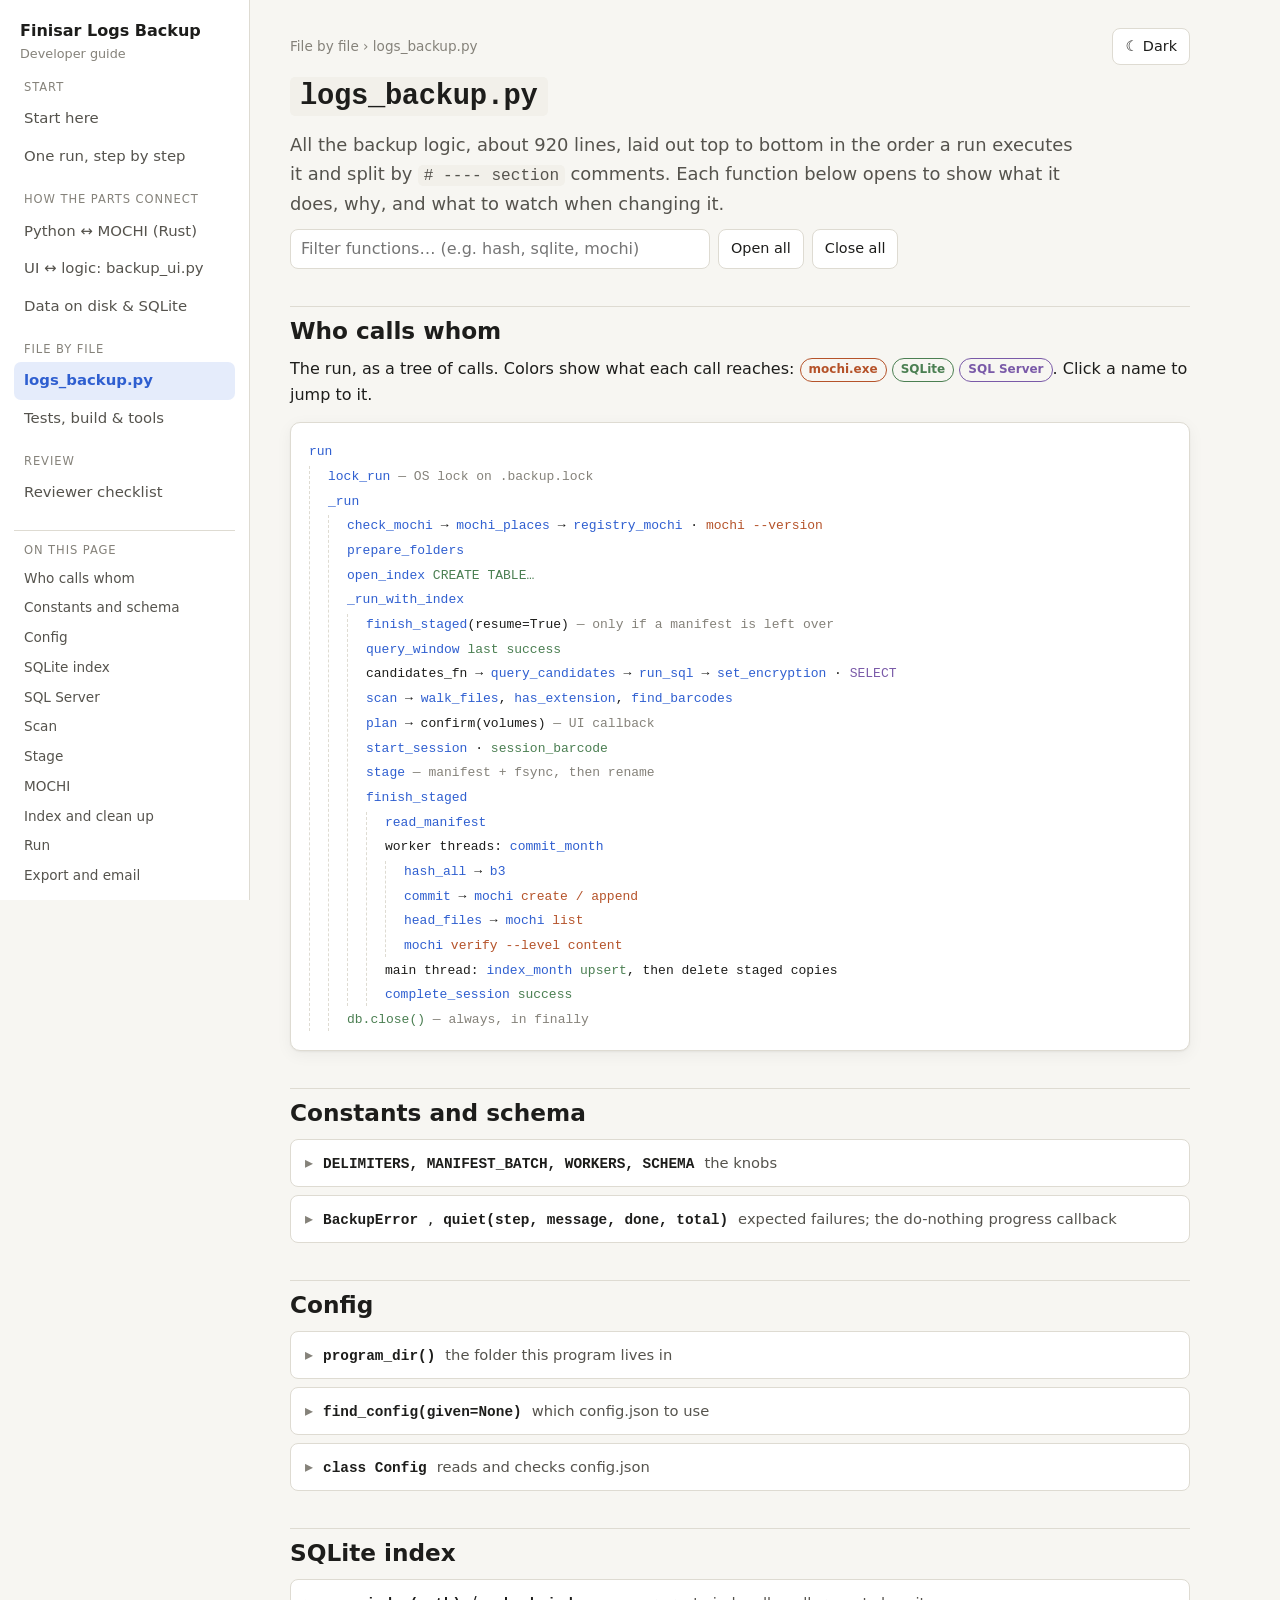
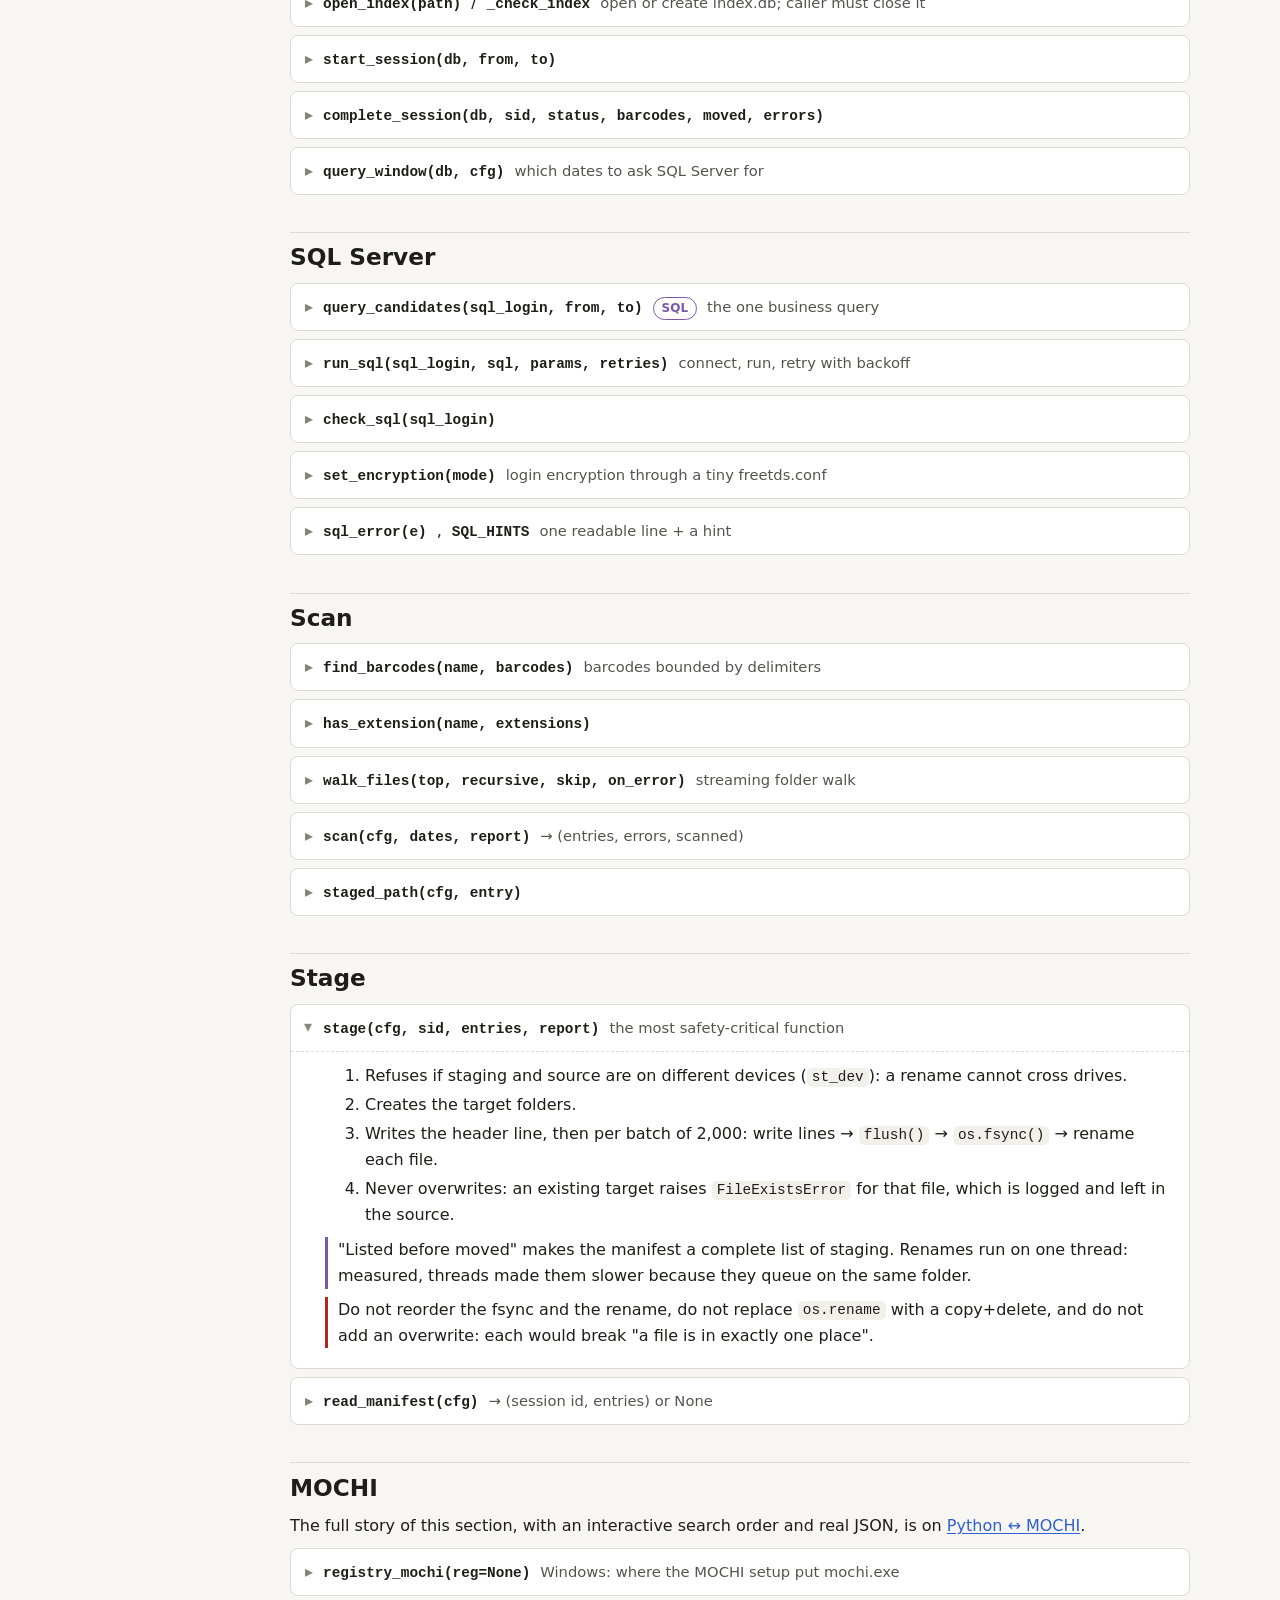
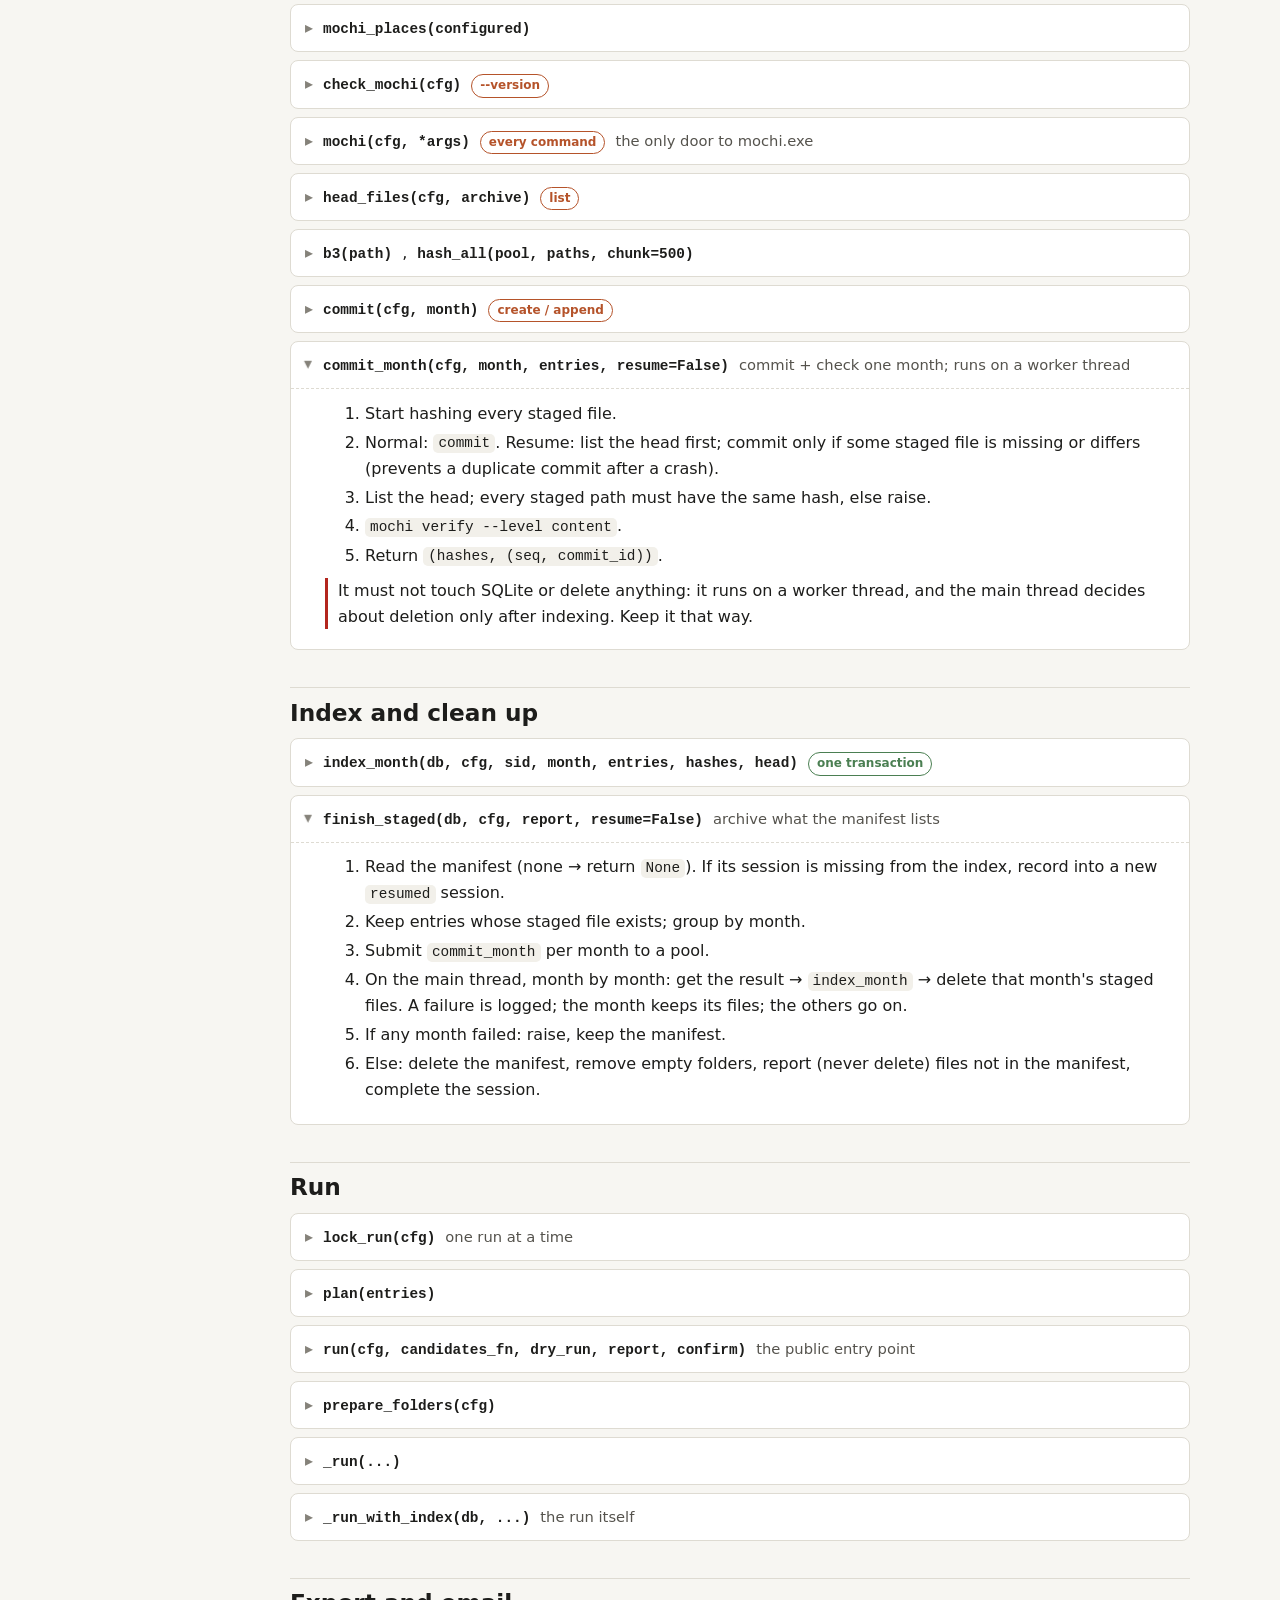
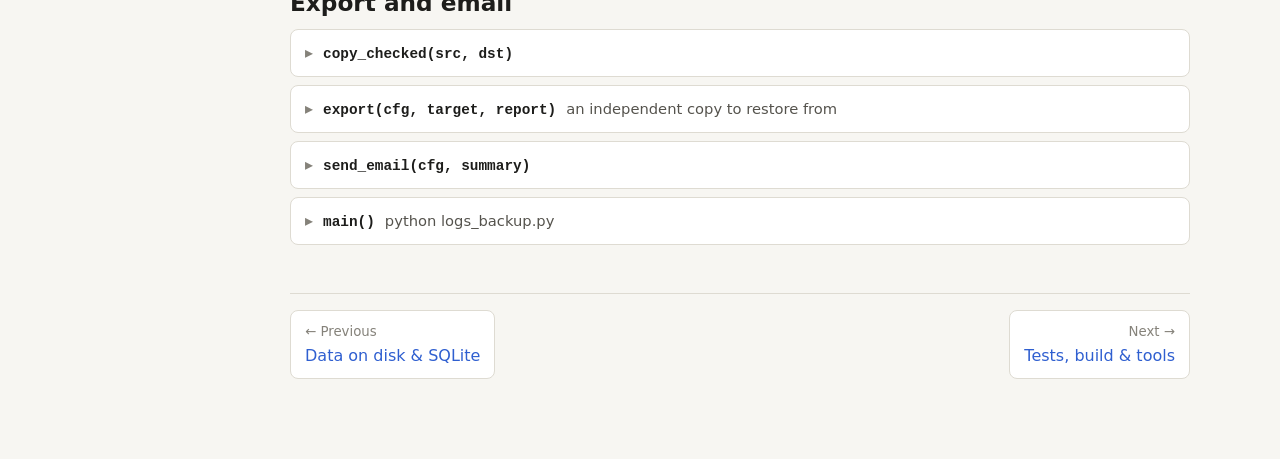
<file: docs/html/logs-backup.html>
<!doctype html>
<html lang="en">
<head>
<meta charset="utf-8">
<meta name="viewport" content="width=device-width, initial-scale=1">
<title>logs_backup.py Walkthrough</title>
<meta name="description" content="Every function in logs_backup.py, in run order: what it does, why it is written that way, who calls it, and what to watch when changing it.">
<link rel="stylesheet" href="assets/site.css">
<script src="assets/site.js"></script>
<style>
.fn .meta { font-size: .85rem; color: var(--ink-3); margin: 4px 0 8px; }
.fn .why { border-left: 3px solid var(--sql); padding-left: 10px; margin: 8px 0; }
.fn .watch { border-left: 3px solid var(--bad); padding-left: 10px; margin: 8px 0; }
.calltree { font: 13px/1.7 var(--mono); }
.calltree ul { list-style: none; padding-left: 18px; margin: 0; border-left: 1px dashed var(--line); }
.calltree > ul { border-left: 0; padding-left: 0; }
.calltree a { text-decoration: none; }
.calltree .rs { color: var(--rs); } .calltree .db { color: var(--db); } .calltree .sql { color: var(--sql); }
</style>
</head>
<body>
<div class="layout">
<aside class="side"><a class="brand" href="index.html">Finisar Logs Backup<small>Developer guide</small></a><nav></nav></aside>
<main class="main">
<div class="topbar"><button class="menu-btn">☰ Menu</button><span class="crumbs">File by file › logs_backup.py</span><button class="theme-btn">Theme</button></div>

<h1><code>logs_backup.py</code></h1>
<p class="lead">All the backup logic, about 920 lines, laid out top to bottom in the order a run executes it and split by <code># ---- section</code> comments. Each function below opens to show what it does, why, and what to watch when changing it.</p>

<div class="tools">
<input type="text" id="filter" placeholder="Filter functions… (e.g. hash, sqlite, mochi)" aria-label="Filter functions" style="flex:1">
<button data-expand="open" data-target=".main">Open all</button>
<button data-expand="close" data-target=".main">Close all</button>
</div>

<h2 id="call-tree">Who calls whom</h2>
<p>The run, as a tree of calls. Colors show what each call reaches: <span class="badge rs">mochi.exe</span> <span class="badge db">SQLite</span> <span class="badge sql">SQL Server</span>. Click a name to jump to it.</p>
<div class="card calltree"><ul>
<li><a href="#f-run">run</a>
<ul>
<li><a href="#f-lock_run">lock_run</a> <span class="muted">— OS lock on .backup.lock</span></li>
<li><a href="#f-_run">_run</a>
<ul>
<li><a href="#f-check_mochi">check_mochi</a> → <a href="#f-mochi_places">mochi_places</a> → <a href="#f-registry_mochi">registry_mochi</a> · <span class="rs">mochi --version</span></li>
<li><a href="#f-prepare_folders">prepare_folders</a></li>
<li><a href="#f-open_index">open_index</a> <span class="db">CREATE TABLE…</span></li>
<li><a href="#f-_run_with_index">_run_with_index</a>
<ul>
<li><a href="#f-finish_staged">finish_staged</a>(resume=True) <span class="muted">— only if a manifest is left over</span></li>
<li><a href="#f-query_window">query_window</a> <span class="db">last success</span></li>
<li>candidates_fn → <a href="#f-query_candidates">query_candidates</a> → <a href="#f-run_sql">run_sql</a> → <a href="#f-set_encryption">set_encryption</a> · <span class="sql">SELECT</span></li>
<li><a href="#f-scan">scan</a> → <a href="#f-walk_files">walk_files</a>, <a href="#f-has_extension">has_extension</a>, <a href="#f-find_barcodes">find_barcodes</a></li>
<li><a href="#f-plan">plan</a> → confirm(volumes) <span class="muted">— UI callback</span></li>
<li><a href="#f-start_session">start_session</a> · <span class="db">session_barcode</span></li>
<li><a href="#f-stage">stage</a> <span class="muted">— manifest + fsync, then rename</span></li>
<li><a href="#f-finish_staged">finish_staged</a>
<ul>
<li><a href="#f-read_manifest">read_manifest</a></li>
<li>worker threads: <a href="#f-commit_month">commit_month</a>
<ul>
<li><a href="#f-hash_all">hash_all</a> → <a href="#f-b3">b3</a></li>
<li><a href="#f-commit">commit</a> → <a href="#f-mochi">mochi</a> <span class="rs">create / append</span></li>
<li><a href="#f-head_files">head_files</a> → <a href="#f-mochi">mochi</a> <span class="rs">list</span></li>
<li><a href="#f-mochi">mochi</a> <span class="rs">verify --level content</span></li>
</ul></li>
<li>main thread: <a href="#f-index_month">index_month</a> <span class="db">upsert</span>, then delete staged copies</li>
<li><a href="#f-complete_session">complete_session</a> <span class="db">success</span></li>
</ul></li>
</ul></li>
<li><span class="db">db.close()</span> <span class="muted">— always, in finally</span></li>
</ul></li>
</ul></li>
</ul></div>

<h2 id="constants">Constants and schema</h2>
<details class="fn" id="f-constants"><summary><code>DELIMITERS, MANIFEST_BATCH, WORKERS, SCHEMA</code> <span class="what">the knobs</span></summary><div class="body">
<table class="small">
<tr><td><code>DELIMITERS = "_.-"</code></td><td>Characters allowed on each side of a barcode in a file name.</td></tr>
<tr><td><code>MANIFEST_BATCH = 2000</code></td><td>Manifest lines synced per <code>fsync</code> before their files move. Bigger = fewer syncs. Safety does not depend on its value.</td></tr>
<tr><td><code>WORKERS = min(cpu_count, 8)</code></td><td>Hashing threads, and how many months are committed side by side.</td></tr>
<tr><td><code>SCHEMA_VERSION = 2</code>, <code>SCHEMA</code></td><td>The four SQLite tables (<a href="data.html#the-sqlite-index">described here</a>), all <code>CREATE … IF NOT EXISTS</code>.</td></tr>
</table>
<div class="why">Why <code>now()</code> returns <code>"epoch:1730000000"</code> and not a date: the format is the one the earlier tool wrote, so both tools' indexes read the same.</div>
</div></details>
<details class="fn" id="f-quiet"><summary><code>BackupError</code>, <code>quiet(step, message, done, total)</code> <span class="what">expected failures; the do-nothing progress callback</span></summary><div class="body">
<p><code>BackupError</code> is raised for every <b>expected</b> problem (bad config, mochi missing, SQL login wrong, a month that failed). Its message is written for the operator. Anything else that is raised is a bug or an OS error.</p>
<p><code>quiet</code> is the default <code>report</code> callback, so the logic can always call <code>report(...)</code> without checking whether a UI is attached.</p>
</div></details>

<h2 id="config">Config</h2>
<details class="fn" id="f-program_dir"><summary><code>program_dir()</code> <span class="what">the folder this program lives in</span></summary><div class="body">
<p>The .exe's folder when frozen by PyInstaller (<code>sys.frozen</code>), otherwise the folder of <code>logs_backup.py</code>.</p>
<div class="why">In the .exe, <code>__file__</code> points into a temporary unpack folder that disappears after the run. Looking for <code>config.json</code> or <code>mochi.exe</code> "next to the program" must use the real .exe location.</div>
</div></details>
<details class="fn" id="f-find_config"><summary><code>find_config(given=None)</code> <span class="what">which config.json to use</span></summary><div class="body">
<p>The given path; else <code>config.json</code> in the current folder; else next to the program. Raises with both folders named if none exists. <span class="muted">Test: test_config_is_found_without_an_argument.</span></p>
</div></details>
<details class="fn" id="f-Config"><summary><code>class Config</code> <span class="what">reads and checks config.json</span></summary><div class="body">
<p>Turns the JSON into attributes (<code>source_dir</code>, <code>output_dir</code>, <code>staging_dir</code>, <code>db_path</code>, <code>subfolders</code>, <code>extensions</code>, <code>recursive</code>, <code>lookback_days</code>, <code>date_range</code>, <code>mochi</code>, <code>email</code>, <code>sql</code>) with defaults. <code>sql</code> merges <code>sql_server</code> with <code>DB_*</code> environment variables (environment wins). Two helpers: <code>cfg.manifest</code> and <code>cfg.archive(month)</code> → <code>output_dir/YYYY/YYYY-MM.mochi</code>.</p>
<p>Refuses: a path with a control character (a JSON <code>\b</code> or <code>\t</code> from a Windows backslash), a subfolder that is not one plain folder name, a non-boolean <code>recursive</code>.</p>
<div class="why">Validating up front means a typo stops the run before anything is touched, with a message that names the setting.</div>
<div class="watch">A subfolder like <code>../other</code> would let the scan leave <code>source_dir</code>; the plain-name check prevents it. Keep it if you add settings that become paths.</div>
</div></details>

<h2 id="sqlite-index">SQLite index</h2>
<details class="fn" id="f-open_index"><summary><code>open_index(path)</code> / <code>_check_index</code> <span class="what">open or create index.db; caller must close it</span></summary><div class="body">
<p>Creates the folder, connects, checks <code>user_version</code> is 0 (new) or 2 and that no old-format columns exist, then runs the schema. On any failure after connecting, it <b>closes the connection before raising</b>.</p>
<div class="watch">On Windows an open SQLite connection locks the file: nothing can move or delete <code>index.db</code> until it is closed. Every caller closes it (<code>_run</code> in a <code>finally</code>; tests via <code>addCleanup</code>). <code>with db:</code> is a transaction, it does <b>not</b> close.</div>
</div></details>
<details class="fn" id="f-start_session"><summary><code>start_session(db, from, to)</code></summary><div class="body"><p>Inserts a <code>scan_session</code> row with status <code>running</code>; returns its id.</p></div></details>
<details class="fn" id="f-complete_session"><summary><code>complete_session(db, sid, status, barcodes, moved, errors)</code></summary><div class="body"><p>Sets <code>completed_at</code>, the final status (<code>success</code> / <code>failed</code>) and totals.</p></div></details>
<details class="fn" id="f-query_window"><summary><code>query_window(db, cfg)</code> <span class="what">which dates to ask SQL Server for</span></summary><div class="body">
<p><code>date_range</code> if set. Otherwise: end = today (UTC) − <code>lookback_days</code>; start = last successful run's end − 1 day, or <code>None</code> on the first run. Sessions dated <code>resumed</code> are ignored.</p>
<div class="why">The start comes from the index, not a fixed schedule, so a missed week is caught up automatically.</div>
</div></details>

<h2 id="sql-server">SQL Server</h2>
<details class="fn" id="f-query_candidates"><summary><code>query_candidates(sql_login, from, to)</code> <span class="badge sql">SQL</span> <span class="what">the one business query</span></summary><div class="body">
<pre><code>SELECT DISTINCT sfs.serial_no, CONVERT(VARCHAR(50), sft.last_update, 120)
FROM ForthUtilities.dbo.ShipmentFinisarSerial sfs WITH (NOLOCK)
JOIN ForthUtilities.dbo.ShipmentFinisarTrace sft WITH (NOLOCK) ON sfs.trace_id = sft.trace_id
WHERE sft.last_update &gt;= %s AND sft.last_update &lt; %s</code></pre>
<p>Dates are <b>parameters</b> (<code>%s</code>), never pasted into the text: no SQL injection, no date-format surprises. Barcodes are stripped of spaces. Returns <code>[(barcode, "YYYY-MM-DD HH:MM:SS")]</code>.</p>
<div class="why"><code>WITH (NOLOCK)</code> reads without taking locks, so the backup never blocks the production database. The price is a "dirty read": a row being written at that moment may be seen early or not at all. It is the same query the earlier tool ran; the 1-day window overlap gives a late row a second chance.</div>
</div></details>
<details class="fn" id="f-run_sql"><summary><code>run_sql(sql_login, sql, params, retries)</code> <span class="what">connect, run, retry with backoff</span></summary><div class="body">
<p>Imports <code>pymssql</code> only here (the rest of the module and the tests work without it). Names any missing login part. A <code>HOST\NAME</code> server connects by instance name with no port. Retries <code>DB_RETRY_ATTEMPTS</code> times (default 3) waiting 2 s, 4 s, 8 s…; the last failure becomes a <code>BackupError</code> via <code>sql_error</code>.</p>
</div></details>
<details class="fn" id="f-check_sql"><summary><code>check_sql(sql_login)</code></summary><div class="body"><p><code>SELECT @@VERSION</code> with no retries, for <code>--check-sql</code>.</p></div></details>
<details class="fn" id="f-set_encryption"><summary><code>set_encryption(mode)</code> <span class="what">login encryption through a tiny freetds.conf</span></summary><div class="body">
<p>Normalises <code>null/true/false/"yes"/"0"…</code> to <code>request</code>, <code>require</code> or <code>off</code>, writes <code>[global] encryption = &lt;mode&gt;</code> to a temp file and points <code>FREETDSCONF</code> at it. <code>off</code> logs a warning every run.</p>
<div class="why">FreeTDS (the driver inside <code>pymssql</code>) reads this setting only from a config file, not from a connect argument.</div>
</div></details>
<details class="fn" id="f-sql_error"><summary><code>sql_error(e)</code>, <code>SQL_HINTS</code> <span class="what">one readable line + a hint</span></summary><div class="body">
<p><code>pymssql</code> errors are a code plus a multi-line byte string. This keeps the first meaningful line, takes the code from the text when it starts with <code>DB-Lib error message N</code> (pymssql can keep a stale code), and adds a hint for 20002 (handshake/port/encryption), 20009 (unreachable), 18456 (login), 4060 (database).</p>
</div></details>

<h2 id="scan">Scan</h2>
<details class="fn" id="f-find_barcodes"><summary><code>find_barcodes(name, barcodes)</code> <span class="what">barcodes bounded by delimiters</span></summary><div class="body">
<pre><code>starts = [0] + [i + 1 for i, c in enumerate(name) if c in DELIMITERS]
ends   = [i for i, c in enumerate(name) if c in DELIMITERS] + [len(name)]
return {name[s:e] for s in starts for e in ends if e &gt; s and name[s:e] in barcodes}</code></pre>
<p>Every substring that starts at a boundary and ends at a boundary, looked up in a set. <a href="run-flow.html#matching-playground">Try it in the playground.</a></p>
</div></details>
<details class="fn" id="f-has_extension"><summary><code>has_extension(name, extensions)</code></summary><div class="body"><p>Text after the last <code>.</code>, lower-cased, must be in the set. No dot = no extension.</p></div></details>
<details class="fn" id="f-walk_files"><summary><code>walk_files(top, recursive, skip, on_error)</code> <span class="what">streaming folder walk</span></summary><div class="body">
<p>A loop with an explicit stack, using <code>os.scandir</code>: yields <code>(folder below top, entry)</code> for each file. Does not follow symlinks; does not enter folders in <code>skip</code> (staging and output); passes unreadable folders to <code>on_error</code> and goes on.</p>
<div class="why">A generator never holds a whole huge folder tree in memory; an explicit stack avoids Python's recursion limit on deep trees. Skipping staging matters when <code>staging_dir</code> is inside a subfolder: otherwise a run would re-scan its own staged files.</div>
</div></details>
<details class="fn" id="f-scan"><summary><code>scan(cfg, dates, report)</code> <span class="what">→ (entries, errors, scanned)</span></summary><div class="body">
<p>For each subfolder, each file: allowed extension, exactly one barcode, a valid <code>YYYY-MM</code> month from <code>dates[barcode]</code>. Builds manifest-ready dicts. Two or more barcodes = ambiguous, counted as an error and left in place. Reports progress every 2,000 files.</p>
</div></details>
<details class="fn" id="f-staged_path"><summary><code>staged_path(cfg, entry)</code></summary><div class="body"><p><code>staging_dir / volume_name / relative_path</code>. The single definition of where a staged file lives.</p></div></details>

<h2 id="stage">Stage</h2>
<details class="fn" id="f-stage" open><summary><code>stage(cfg, sid, entries, report)</code> <span class="what">the most safety-critical function</span></summary><div class="body">
<ol>
<li>Refuses if staging and source are on different devices (<code>st_dev</code>): a rename cannot cross drives.</li>
<li>Creates the target folders.</li>
<li>Writes the header line, then per batch of 2,000: write lines → <code>flush()</code> → <code>os.fsync()</code> → rename each file.</li>
<li>Never overwrites: an existing target raises <code>FileExistsError</code> for that file, which is logged and left in the source.</li>
</ol>
<div class="why">"Listed before moved" makes the manifest a complete list of staging. Renames run on one thread: measured, threads made them slower because they queue on the same folder.</div>
<div class="watch">Do not reorder the fsync and the rename, do not replace <code>os.rename</code> with a copy+delete, and do not add an overwrite: each would break "a file is in exactly one place".</div>
</div></details>
<details class="fn" id="f-read_manifest"><summary><code>read_manifest(cfg)</code> <span class="what">→ (session id, entries) or None</span></summary><div class="body"><p>A broken header = nothing safe to resume (<code>None</code>). A broken line (only the last can be, after a crash) is skipped.</p></div></details>

<h2 id="mochi">MOCHI</h2>
<p>The full story of this section, with an interactive search order and real JSON, is on <a href="python-rust.html">Python ↔ MOCHI</a>.</p>
<details class="fn" id="f-registry_mochi"><summary><code>registry_mochi(reg=None)</code> <span class="what">Windows: where the MOCHI setup put mochi.exe</span></summary><div class="body"><p>App Paths (HKCU, then HKLM), then the install-location key + <code>bin\mochi.exe</code>. <code>[]</code> off Windows. Tests pass a fake <code>reg</code>.</p></div></details>
<details class="fn" id="f-mochi_places"><summary><code>mochi_places(configured)</code></summary><div class="body"><p>The configured path only, or: registry, PATH, <code>%LOCALAPPDATA%/MOCHI/bin</code>, <code>~/.cargo/bin</code>, program folder, <code>../MOCHI/target/release</code>, <code>../mochi/target/release</code>. Order kept, repeats removed.</p></div></details>
<details class="fn" id="f-check_mochi"><summary><code>check_mochi(cfg)</code> <span class="badge rs">--version</span></summary><div class="body"><p>Tries each place; the first that exits 0 and prints <code>mochi …</code> wins and <code>cfg.mochi</code> becomes its full path. Otherwise raises, listing every place and why it failed, plus a hint if only the desktop app is installed (<code>desktop_app_hint</code>).</p></div></details>
<details class="fn" id="f-mochi"><summary><code>mochi(cfg, *args)</code> <span class="badge rs">every command</span> <span class="what">the only door to mochi.exe</span></summary><div class="body">
<pre><code>p = subprocess.run([cfg.mochi, "--json", "--no-local-history", *map(str, args)],
                   capture_output=True, text=True)
out = json.loads(p.stdout)        # {} if not JSON
if p.returncode not in (0, 2):
    raise BackupError(f"mochi {args[0]} {args[1]}: exit {p.returncode} {out.get('error') or p.stderr.strip()}")
return out</code></pre>
<p>If <code>cfg.mochi</code> is not yet an absolute path it calls <code>check_mochi</code> first. Arguments are a <b>list</b>, never one string through a shell, so paths with spaces or special characters cannot be misread.</p>
</div></details>
<details class="fn" id="f-head_files"><summary><code>head_files(cfg, archive)</code> <span class="badge rs">list</span></summary><div class="body"><p><code>({path: content_hash}, (seq, commit_id))</code> for files in the head; <code>({}, None)</code> if the archive does not exist.</p></div></details>
<details class="fn" id="f-b3"><summary><code>b3(path)</code>, <code>hash_all(pool, paths, chunk=500)</code></summary><div class="body"><p id="f-hash_all"><code>b3</code>: BLAKE3 of a file through a memory map, with BLAKE3's own multithreading for large files. <code>hash_all</code>: submits chunks of 500 paths to the pool and returns a lazy iterator of hashes in order, so hashing runs while MOCHI commits.</p></div></details>
<details class="fn" id="f-commit"><summary><code>commit(cfg, month)</code> <span class="badge rs">create / append</span></summary><div class="body"><p><code>create</code> if the archive file does not exist, else <code>append</code>, with every <code>staging/&lt;month&gt;/&lt;SUB&gt;</code> folder as input. Logs <i>DEGRADED (not an error)</i> when <code>durability</code> is not <code>durable</code>.</p></div></details>
<details class="fn" id="f-commit_month" open><summary><code>commit_month(cfg, month, entries, resume=False)</code> <span class="what">commit + check one month; runs on a worker thread</span></summary><div class="body">
<ol>
<li>Start hashing every staged file.</li>
<li>Normal: <code>commit</code>. Resume: list the head first; commit only if some staged file is missing or differs (prevents a duplicate commit after a crash).</li>
<li>List the head; every staged path must have the same hash, else raise.</li>
<li><code>mochi verify --level content</code>.</li>
<li>Return <code>(hashes, (seq, commit_id))</code>.</li>
</ol>
<div class="watch">It must not touch SQLite or delete anything: it runs on a worker thread, and the main thread decides about deletion only after indexing. Keep it that way.</div>
</div></details>

<h2 id="index-and-clean-up">Index and clean up</h2>
<details class="fn" id="f-index_month"><summary><code>index_month(db, cfg, sid, month, entries, hashes, head)</code> <span class="badge db">one transaction</span></summary><div class="body"><p>Inside <code>with db:</code> (commit or roll back as a whole): insert/update the month's <code>file_storage_volume</code>, upsert each <code>scanned_log_entry</code> (<code>ON CONFLICT … DO UPDATE</code>), recount <code>entry_count</code>.</p>
<div class="why">An upsert makes re-indexing after a crash harmless: same rows, same values.</div></div></details>
<details class="fn" id="f-finish_staged" open><summary><code>finish_staged(db, cfg, report, resume=False)</code> <span class="what">archive what the manifest lists</span></summary><div class="body">
<ol>
<li>Read the manifest (none → return <code>None</code>). If its session is missing from the index, record into a new <code>resumed</code> session.</li>
<li>Keep entries whose staged file exists; group by month.</li>
<li>Submit <code>commit_month</code> per month to a pool.</li>
<li>On the main thread, month by month: get the result → <code>index_month</code> → delete that month's staged files. A failure is logged; the month keeps its files; the others go on.</li>
<li>If any month failed: raise, keep the manifest.</li>
<li>Else: delete the manifest, remove empty folders, report (never delete) files not in the manifest, complete the session.</li>
</ol>
</div></details>

<h2 id="run">Run</h2>
<details class="fn" id="f-lock_run"><summary><code>lock_run(cfg)</code> <span class="what">one run at a time</span></summary><div class="body"><p>Creates <code>output_dir</code>, opens <code>.backup.lock</code>, takes a non-blocking exclusive OS lock (<code>msvcrt.locking</code> / <code>fcntl.flock</code>). Returns the open file; closing it (end of the <code>with</code>, or process death) releases the lock.</p></div></details>
<details class="fn" id="f-plan"><summary><code>plan(entries)</code></summary><div class="body"><p><code>{month: (barcodes, files, bytes)}</code>, sorted. Used for the confirm question, the dry run and the summary.</p></div></details>
<details class="fn" id="f-run"><summary><code>run(cfg, candidates_fn, dry_run, report, confirm)</code> <span class="what">the public entry point</span></summary><div class="body"><p>Defaults <code>candidates_fn</code> to the SQL Server query, takes the lock, calls <code>_run</code>. Contract: <a href="ui.html#the-contract-in-full">UI ↔ logic</a>.</p></div></details>
<details class="fn" id="f-prepare_folders"><summary><code>prepare_folders(cfg)</code></summary><div class="body"><p>Creates output, staging and the index folder (clear error naming the setting if it cannot). Warns, without creating it, if <code>source_dir</code> is missing.</p></div></details>
<details class="fn" id="f-_run"><summary><code>_run(...)</code></summary><div class="body"><p><code>check_mochi</code> (fatal unless dry run) → <code>prepare_folders</code> (not in a dry run) → <code>open_index</code> → <code>_run_with_index</code> in <code>try</code>, <code>db.close()</code> in <code>finally</code>.</p></div></details>
<details class="fn" id="f-_run_with_index"><summary><code>_run_with_index(db, ...)</code> <span class="what">the run itself</span></summary><div class="body">
<p>Resume leftovers → window → query → scan → plan. Dry run: return. Confirm says no: return <code>cancelled</code>. Otherwise: start session, record new barcodes (skipping ones already recorded), stage, finish, complete. Any exception marks the session <code>failed</code> and re-raises.</p>
</div></details>

<h2 id="export-and-email">Export and email</h2>
<details class="fn" id="f-copy_checked"><summary><code>copy_checked(src, dst)</code></summary><div class="body"><p>Copies through <code>dst.partial</code>, hashing while reading, <code>fsync</code>, re-hashes the copy, keeps the timestamps, then renames into place. A mismatch deletes the partial and raises.</p></div></details>
<details class="fn" id="f-export"><summary><code>export(cfg, target, report)</code> <span class="what">an independent copy to restore from</span></summary><div class="body">
<p>Refuses a target inside (or containing) the source or output folder. Holds the run lock. Copies every archive and any staged file with <code>copy_checked</code>, skipping archives unchanged since the last export (size + mtime in <code>export-manifest.json</code>). Copies the index with SQLite's <b>backup API</b> (a consistent snapshot, unlike a file copy), writes <code>config.json</code> with the password removed, and <code>RESTORE.txt</code>.</p></div></details>
<details class="fn" id="f-send_email"><summary><code>send_email(cfg, summary)</code></summary><div class="body"><p>Best effort: POSTs an HTML table to <code>{api_base_url}/api/email/send</code>; barcodes are HTML-escaped and the body is capped at 95,000 characters. A failure is a warning.</p></div></details>
<details class="fn" id="f-main"><summary><code>main()</code> <span class="what">python logs_backup.py</span></summary><div class="body"><p>Plain logging to the console, no questions: <code>[config] [--dry-run] [--export DIR]</code>. For scheduled tasks.</p></div></details>

<script>
(function () {
  var f = document.getElementById("filter");
  f.addEventListener("input", function () {
    var q = f.value.trim().toLowerCase();
    document.querySelectorAll("details.fn").forEach(function (d) {
      var hit = !q || d.textContent.toLowerCase().indexOf(q) >= 0;
      d.style.display = hit ? "" : "none";
      if (q && hit) d.open = true;
    });
  });
  document.querySelectorAll(".calltree a").forEach(function (a) {
    a.addEventListener("click", function () {
      var t = document.querySelector(a.getAttribute("href"));
      if (t && t.tagName === "DETAILS") t.open = true;
      else if (t && t.closest("details")) t.closest("details").open = true;
    });
  });
  if (location.hash) {
    var t = document.querySelector(location.hash);
    if (t && t.tagName === "DETAILS") t.open = true;
  }
})();
</script>

</main>
</div>
</body>
</html>
</file>
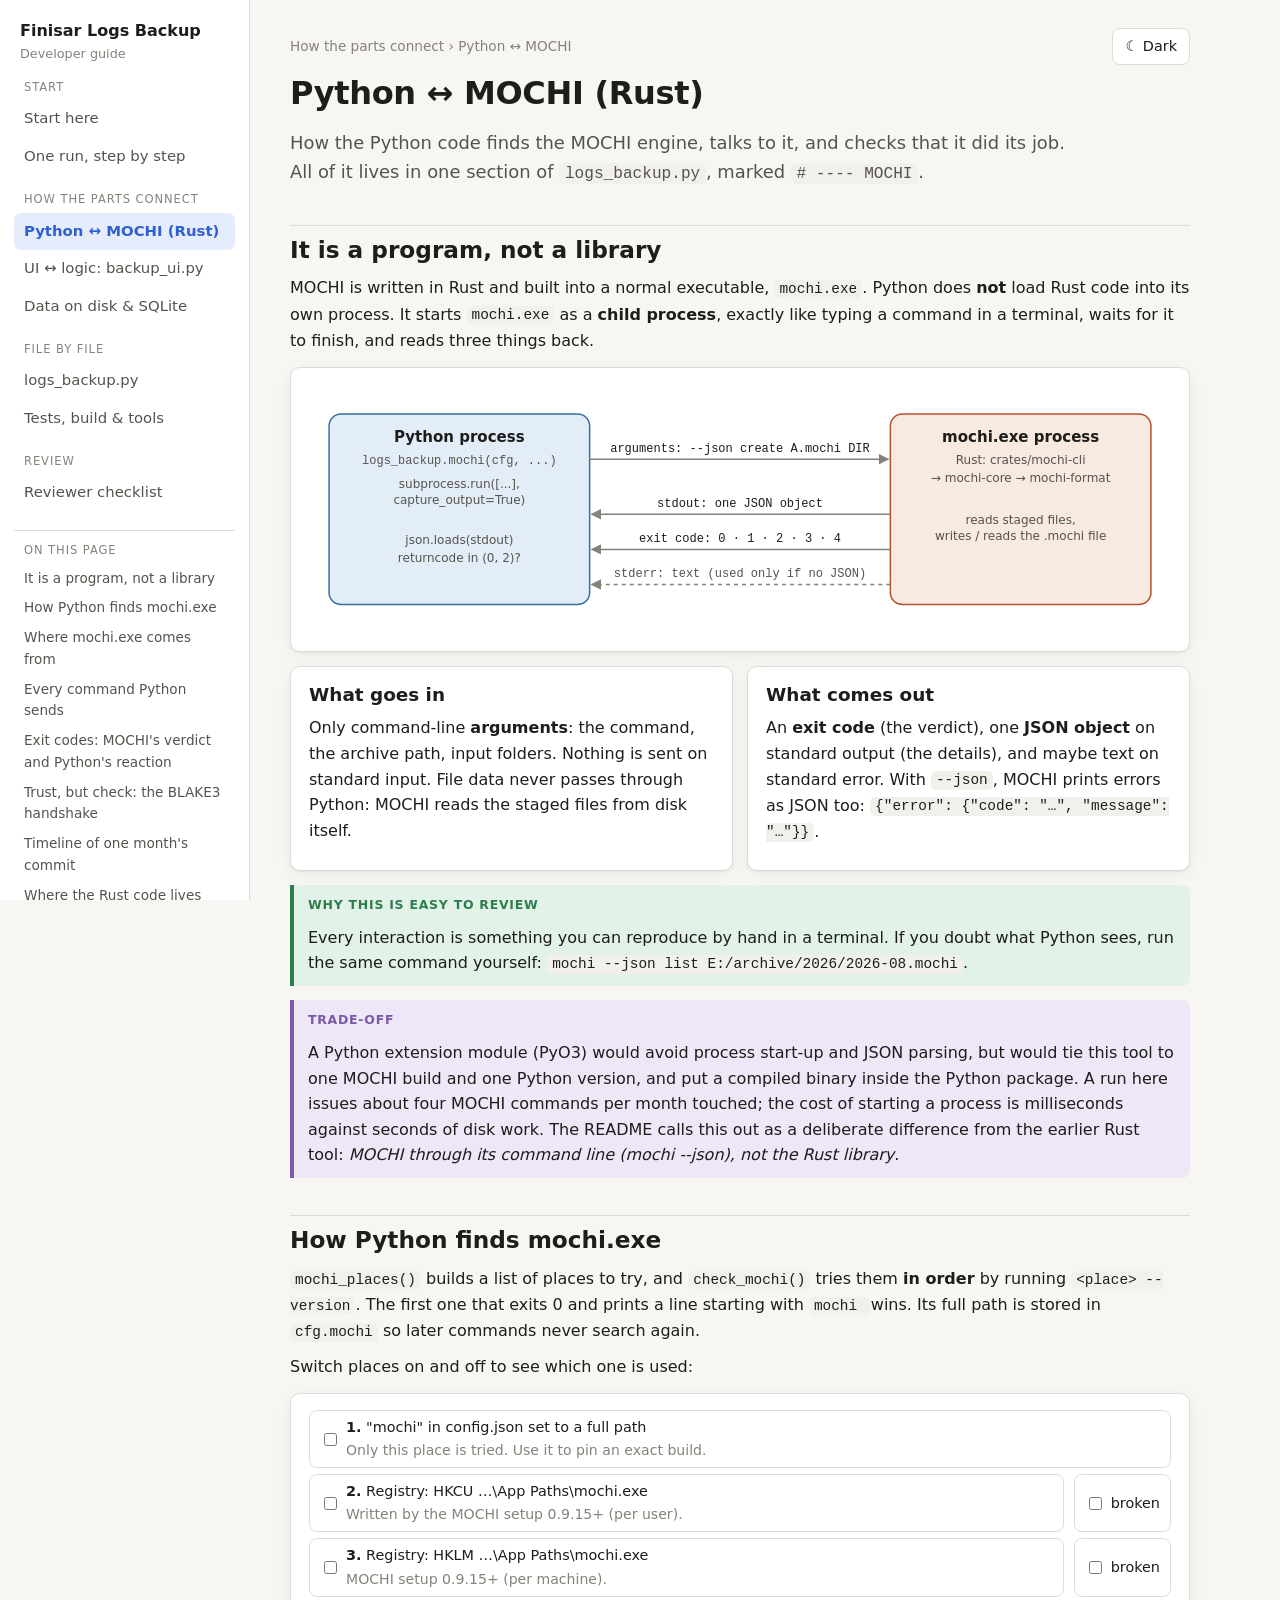
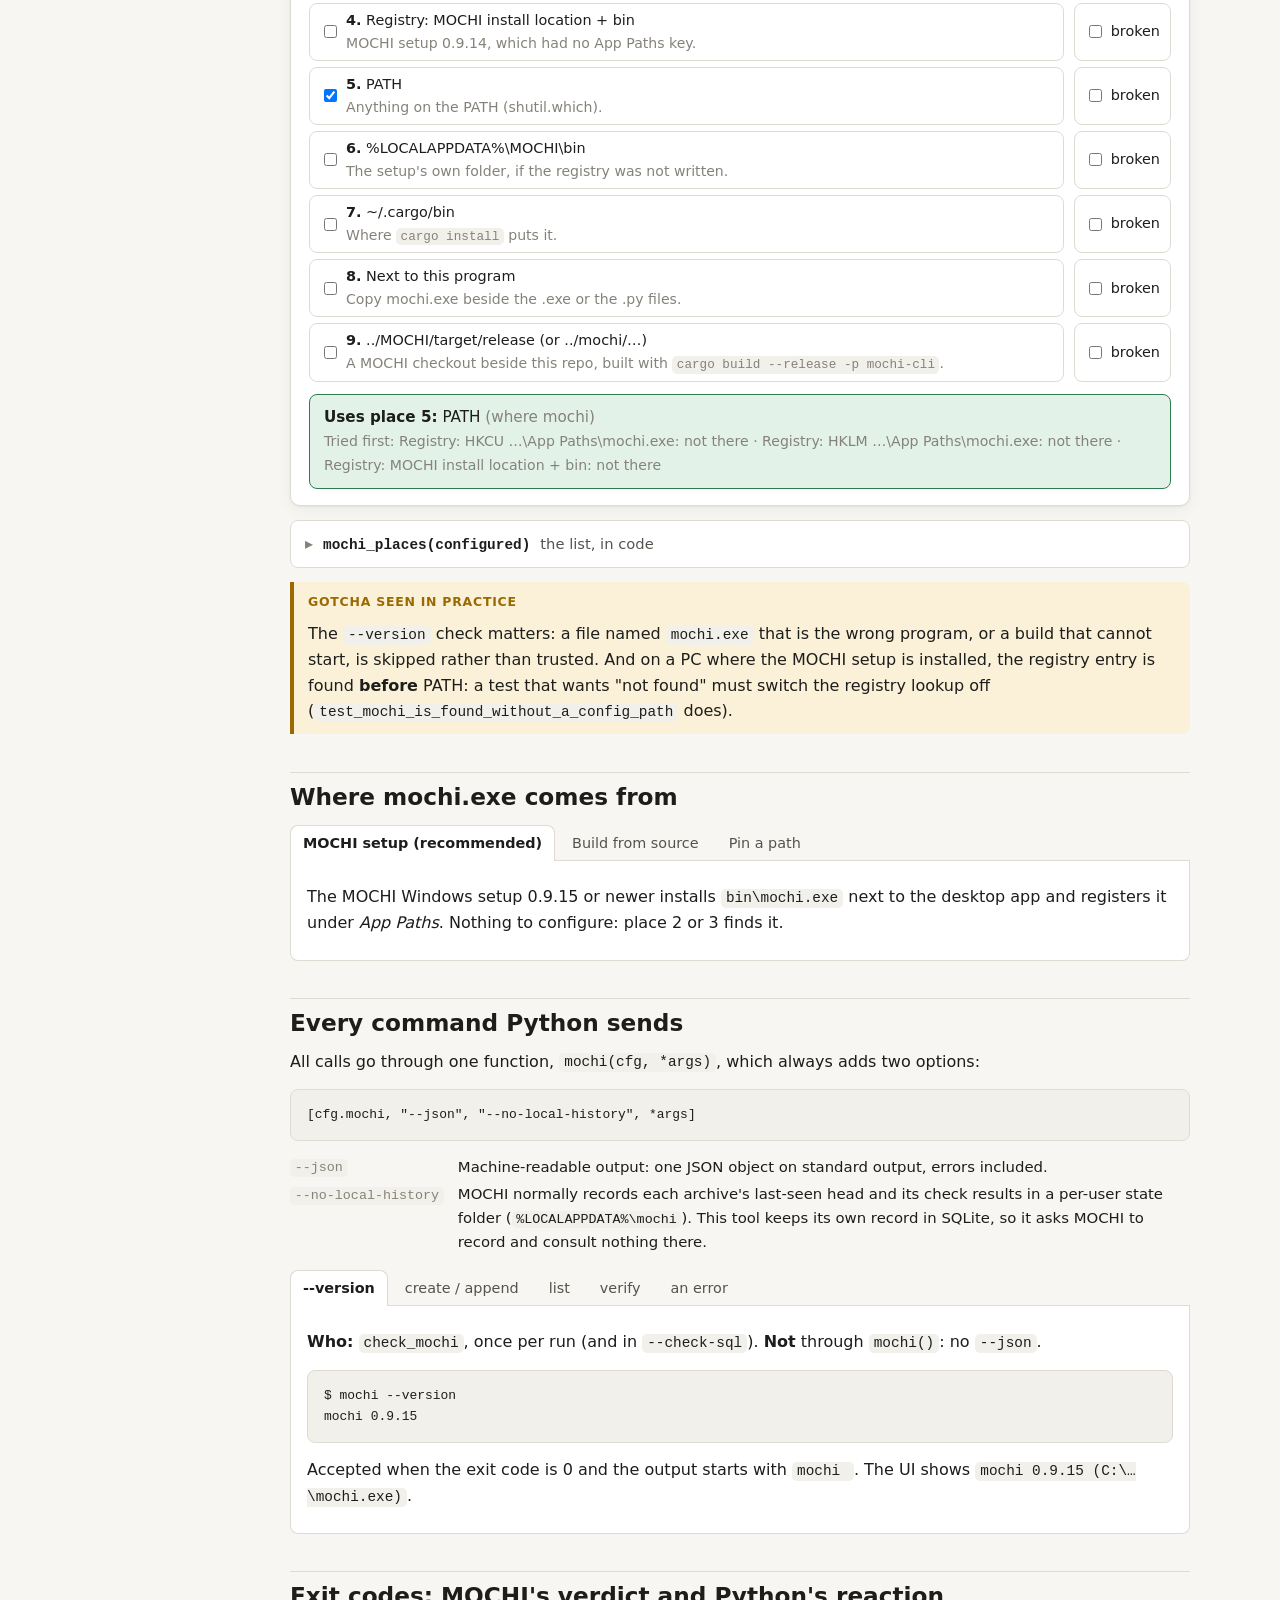
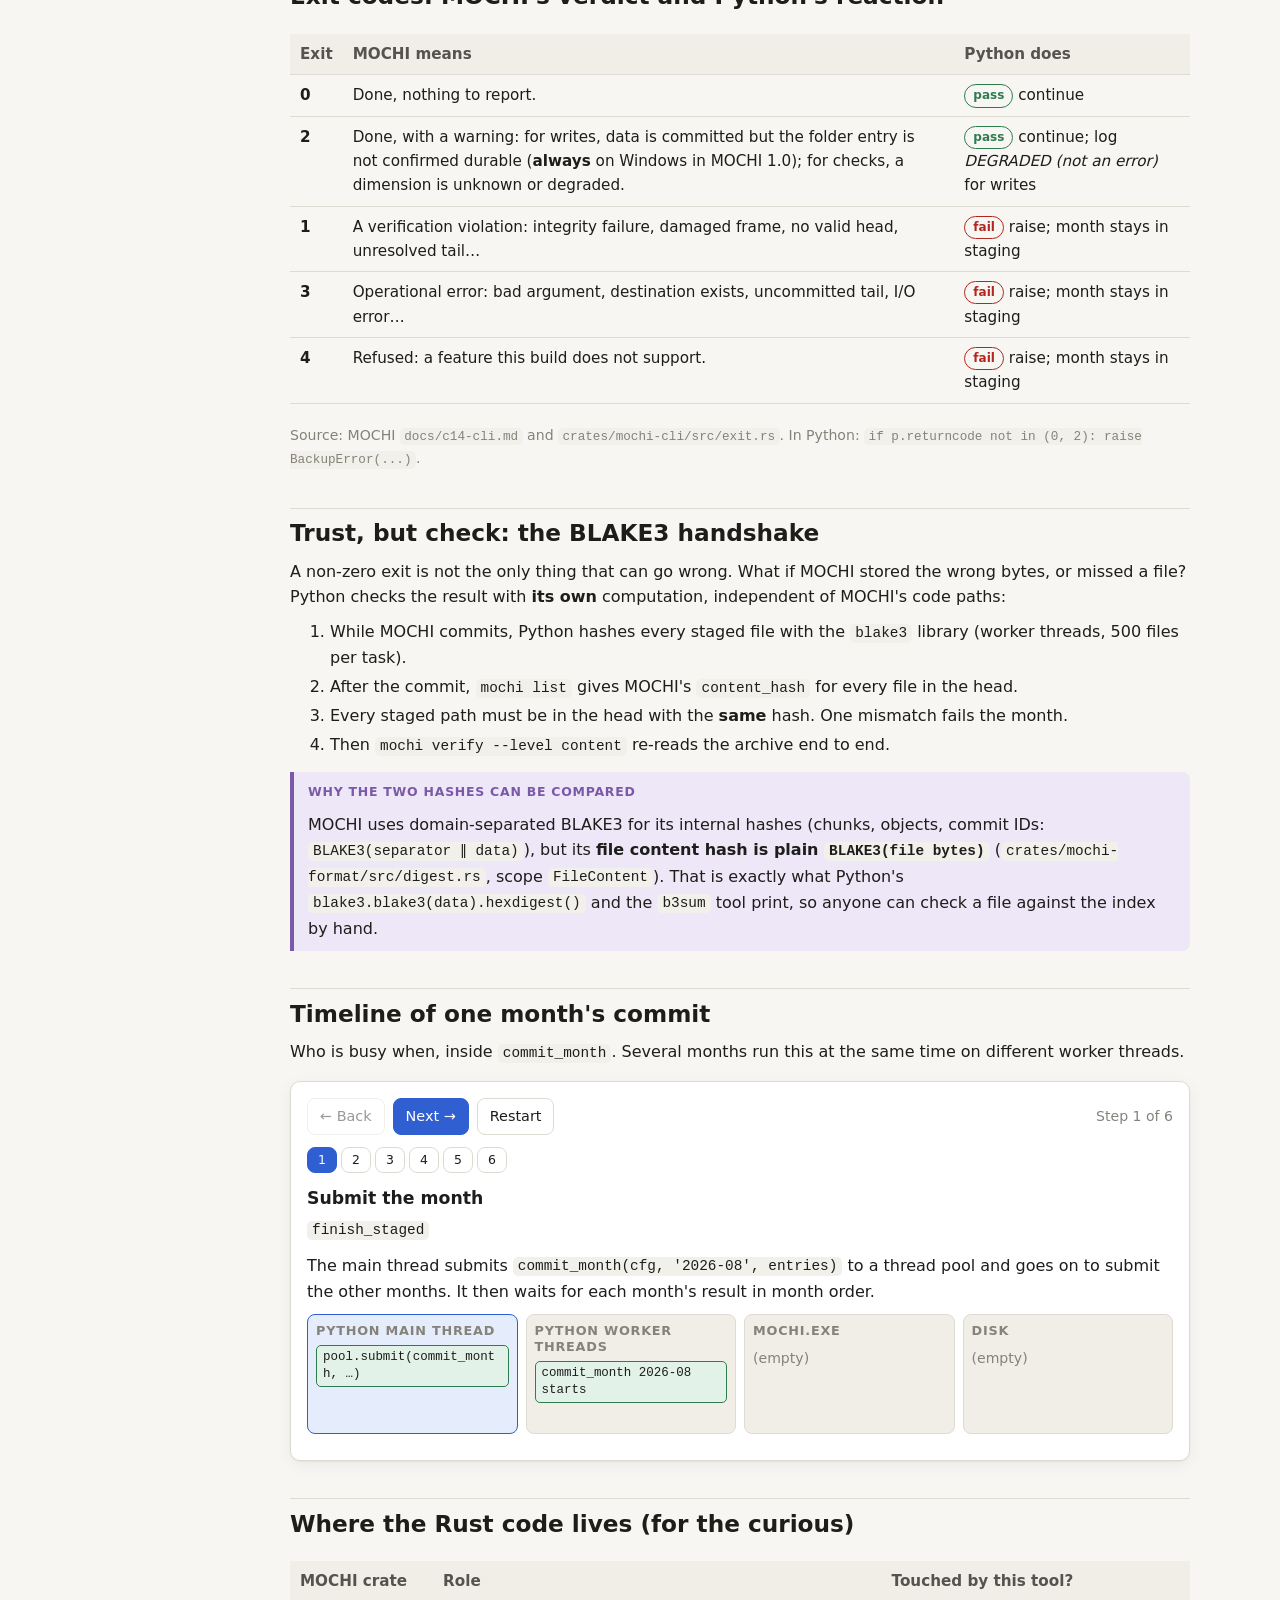
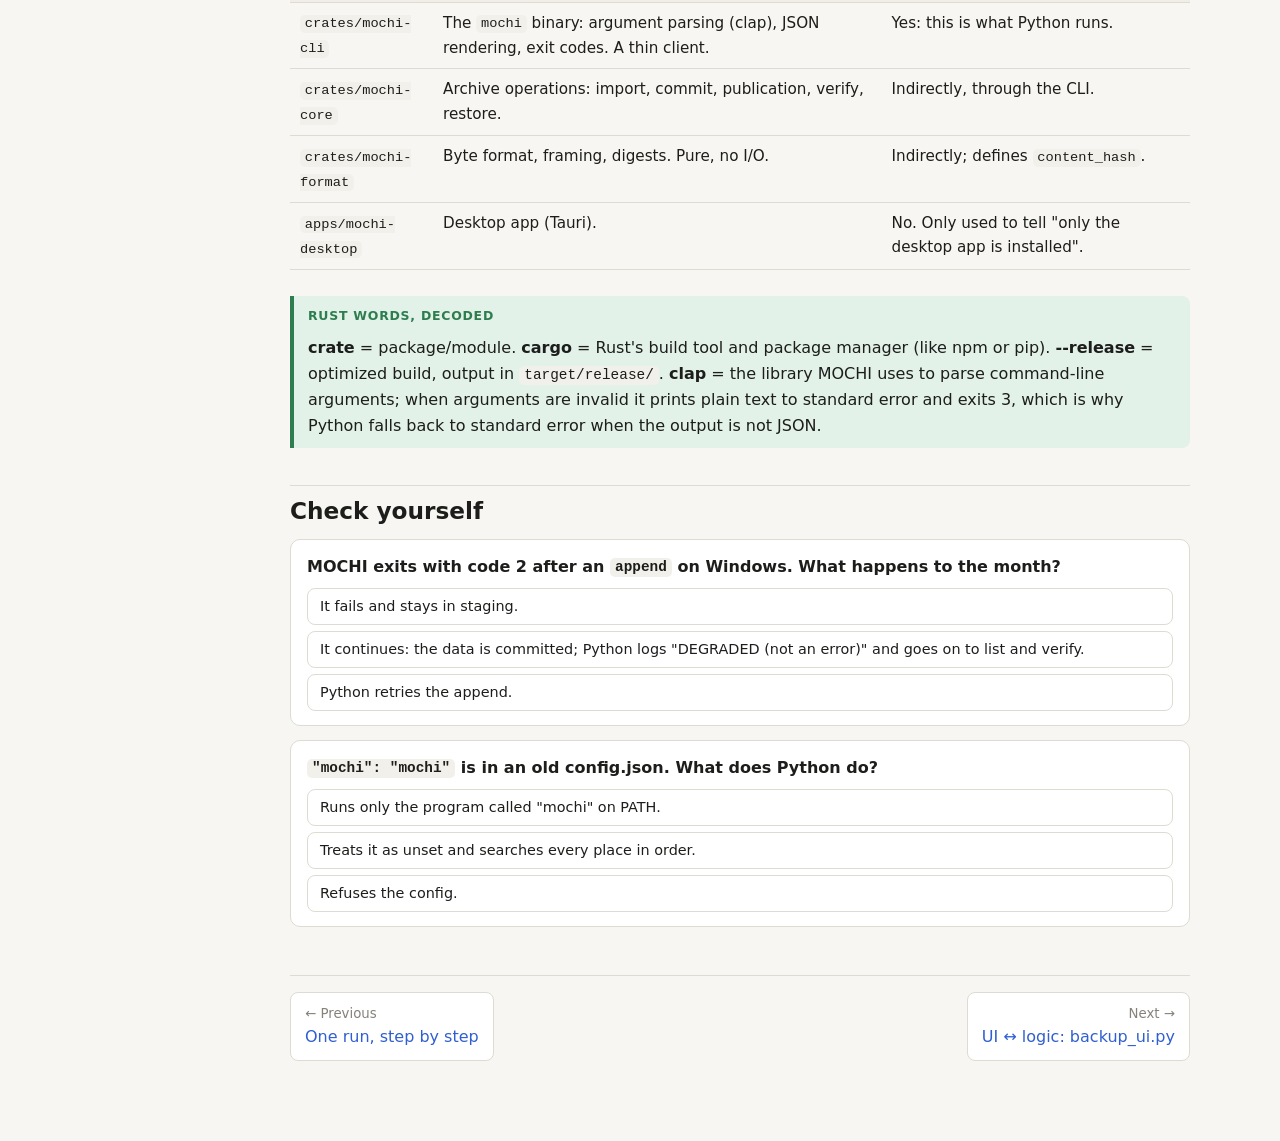
<file: docs/html/python-rust.html>
<!doctype html>
<html lang="en">
<head>
<meta charset="utf-8">
<meta name="viewport" content="width=device-width, initial-scale=1">
<title>Python and MOCHI</title>
<meta name="description" content="How the Python backup code finds mochi.exe (the Rust MOCHI engine), calls it, reads its JSON answers and exit codes, and checks its work.">
<link rel="stylesheet" href="assets/site.css">
<script src="assets/site.js"></script>
</head>
<body>
<div class="layout">
<aside class="side"><a class="brand" href="index.html">Finisar Logs Backup<small>Developer guide</small></a><nav></nav></aside>
<main class="main">
<div class="topbar"><button class="menu-btn">☰ Menu</button><span class="crumbs">How the parts connect › Python ↔ MOCHI</span><button class="theme-btn">Theme</button></div>

<h1>Python ↔ MOCHI (Rust)</h1>
<p class="lead">How the Python code finds the MOCHI engine, talks to it, and checks that it did its job. All of it lives in one section of <code>logs_backup.py</code>, marked <code># ---- MOCHI</code>.</p>

<h2>It is a program, not a library</h2>
<p>MOCHI is written in Rust and built into a normal executable, <code>mochi.exe</code>. Python does <b>not</b> load Rust code into its own process. It starts <code>mochi.exe</code> as a <b>child process</b>, exactly like typing a command in a terminal, waits for it to finish, and reads three things back.</p>
<div class="card arch">
<svg viewBox="0 0 860 250" role="img" aria-label="Python process sends arguments to the mochi.exe process; mochi returns an exit code, JSON on standard output, and text on standard error.">
  <defs><marker id="a2" viewBox="0 0 10 10" refX="9" refY="5" markerWidth="7" markerHeight="7" orient="auto"><path d="M0,0 L10,5 L0,10 z" fill="var(--ink-3)"/></marker></defs>
  <rect x="20" y="30" width="260" height="190" rx="12" fill="var(--py-soft)" stroke="var(--py)" stroke-width="1.5"/>
  <text x="150" y="58" text-anchor="middle" style="font:700 15px var(--sans);fill:var(--ink)">Python process</text>
  <text x="150" y="80" text-anchor="middle" style="font:12px var(--mono);fill:var(--ink-2)">logs_backup.mochi(cfg, ...)</text>
  <text x="150" y="104" text-anchor="middle" style="font:12px var(--sans);fill:var(--ink-2)">subprocess.run([...],</text>
  <text x="150" y="120" text-anchor="middle" style="font:12px var(--sans);fill:var(--ink-2)">capture_output=True)</text>
  <text x="150" y="160" text-anchor="middle" style="font:12px var(--sans);fill:var(--ink-2)">json.loads(stdout)</text>
  <text x="150" y="178" text-anchor="middle" style="font:12px var(--sans);fill:var(--ink-2)">returncode in (0, 2)?</text>
  <rect x="580" y="30" width="260" height="190" rx="12" fill="var(--rs-soft)" stroke="var(--rs)" stroke-width="1.5"/>
  <text x="710" y="58" text-anchor="middle" style="font:700 15px var(--sans);fill:var(--ink)">mochi.exe process</text>
  <text x="710" y="80" text-anchor="middle" style="font:12px var(--sans);fill:var(--ink-2)">Rust: crates/mochi-cli</text>
  <text x="710" y="98" text-anchor="middle" style="font:12px var(--sans);fill:var(--ink-2)">→ mochi-core → mochi-format</text>
  <text x="710" y="140" text-anchor="middle" style="font:12px var(--sans);fill:var(--ink-2)">reads staged files,</text>
  <text x="710" y="156" text-anchor="middle" style="font:12px var(--sans);fill:var(--ink-2)">writes / reads the .mochi file</text>
  <path d="M280 75 H 578" stroke="var(--ink-3)" stroke-width="1.5" marker-end="url(#a2)"/>
  <text x="430" y="68" text-anchor="middle" style="font:12px var(--mono);fill:var(--ink)">arguments: --json create A.mochi DIR</text>
  <path d="M580 130 H 282" stroke="var(--ink-3)" stroke-width="1.5" marker-end="url(#a2)"/>
  <text x="430" y="123" text-anchor="middle" style="font:12px var(--mono);fill:var(--ink)">stdout: one JSON object</text>
  <path d="M580 165 H 282" stroke="var(--ink-3)" stroke-width="1.5" marker-end="url(#a2)"/>
  <text x="430" y="158" text-anchor="middle" style="font:12px var(--mono);fill:var(--ink)">exit code: 0 · 1 · 2 · 3 · 4</text>
  <path d="M580 200 H 282" stroke="var(--ink-3)" stroke-width="1.5" stroke-dasharray="4 4" marker-end="url(#a2)"/>
  <text x="430" y="193" text-anchor="middle" style="font:12px var(--mono);fill:var(--ink-2)">stderr: text (used only if no JSON)</text>
</svg>
</div>
<div class="grid">
<div class="card"><h3>What goes in</h3><p>Only command-line <b>arguments</b>: the command, the archive path, input folders. Nothing is sent on standard input. File data never passes through Python: MOCHI reads the staged files from disk itself.</p></div>
<div class="card"><h3>What comes out</h3><p>An <b>exit code</b> (the verdict), one <b>JSON object</b> on standard output (the details), and maybe text on standard error. With <code>--json</code>, MOCHI prints errors as JSON too: <code>{"error": {"code": "…", "message": "…"}}</code>.</p></div>
</div>
<div class="callout junior"><span class="label">Why this is easy to review</span>
<p>Every interaction is something you can reproduce by hand in a terminal. If you doubt what Python sees, run the same command yourself: <code>mochi --json list E:/archive/2026/2026-08.mochi</code>.</p></div>
<div class="callout senior"><span class="label">Trade-off</span>
<p>A Python extension module (PyO3) would avoid process start-up and JSON parsing, but would tie this tool to one MOCHI build and one Python version, and put a compiled binary inside the Python package. A run here issues about four MOCHI commands per month touched; the cost of starting a process is milliseconds against seconds of disk work. The README calls this out as a deliberate difference from the earlier Rust tool: <i>MOCHI through its command line (mochi --json), not the Rust library</i>.</p></div>

<h2 id="how-python-finds-mochi-exe">How Python finds mochi.exe</h2>
<p><code>mochi_places()</code> builds a list of places to try, and <code>check_mochi()</code> tries them <b>in order</b> by running <code>&lt;place&gt; --version</code>. The first one that exits 0 and prints a line starting with <code>mochi </code> wins. Its full path is stored in <code>cfg.mochi</code> so later commands never search again.</p>
<p>Switch places on and off to see which one is used:</p>
<div class="card">
<div id="find-toggles" style="display:grid;gap:6px"></div>
<div style="margin-top:12px" class="result" id="find-out" aria-live="polite"></div>
</div>
<script>
(function () {
  var places = [
    ["cfg", "\"mochi\" in config.json set to a full path", "C:/tools/mochi.exe", "Only this place is tried. Use it to pin an exact build."],
    ["hkcu", "Registry: HKCU …\\App Paths\\mochi.exe", "%LOCALAPPDATA%\\MOCHI\\bin\\mochi.exe", "Written by the MOCHI setup 0.9.15+ (per user)."],
    ["hklm", "Registry: HKLM …\\App Paths\\mochi.exe", "C:\\Program Files\\MOCHI\\bin\\mochi.exe", "MOCHI setup 0.9.15+ (per machine)."],
    ["inst", "Registry: MOCHI install location + bin", "&lt;install dir&gt;\\bin\\mochi.exe", "MOCHI setup 0.9.14, which had no App Paths key."],
    ["path", "PATH", "where mochi", "Anything on the PATH (shutil.which)."],
    ["setup", "%LOCALAPPDATA%\\MOCHI\\bin", "mochi.exe", "The setup's own folder, if the registry was not written."],
    ["cargo", "~/.cargo/bin", "mochi.exe", "Where <code>cargo install</code> puts it."],
    ["here", "Next to this program", "FinisarLogsBackup.exe's folder", "Copy mochi.exe beside the .exe or the .py files."],
    ["checkout", "../MOCHI/target/release (or ../mochi/…)", "D:/GitHub/MOCHI/target/release/mochi.exe", "A MOCHI checkout beside this repo, built with <code>cargo build --release -p mochi-cli</code>."]
  ];
  var box = document.getElementById("find-toggles"), out = document.getElementById("find-out");
  places.forEach(function (p, i) {
    var row = document.createElement("div");
    row.className = "toggle-row";
    row.innerHTML = "<label style='flex:1;min-width:240px'><input type='checkbox' data-i='" + i + "'" + (p[0] === "path" ? " checked" : "") + "> <span><b>" + (i + 1) + ".</b> " + p[1] + "<br><span class='muted small'>" + p[3] + "</span></span></label>" +
      (p[0] === "cfg" ? "" : "<label title='The file exists but --version fails (wrong program, broken build)'><input type='checkbox' data-broken='" + i + "'> broken</label>");
    box.appendChild(row);
  });
  function update() {
    var on = {}, broken = {};
    box.querySelectorAll("[data-i]").forEach(function (c) { on[c.getAttribute("data-i")] = c.checked; });
    box.querySelectorAll("[data-broken]").forEach(function (c) { broken[c.getAttribute("data-broken")] = c.checked; });
    var order = on[0] ? [0] : places.map(function (_, i) { return i; }).slice(1);
    var tried = [];
    for (var k = 0; k < order.length; k++) {
      var i = order[k];
      if (!on[i]) { tried.push(places[i][1] + ": not there"); continue; }
      if (broken[i]) { tried.push(places[i][1] + ": '--version' gave exit 1"); continue; }
      out.className = "result ok";
      out.innerHTML = "<b>Uses place " + (i + 1) + ":</b> " + places[i][1] + " <span class='muted'>(" + places[i][2] + ")</span>" +
        (tried.length ? "<br><span class='small muted'>Tried first: " + tried.join(" · ") + "</span>" : "") +
        (i === 0 ? "<br><span class='small'>A configured path is the <b>only</b> place tried: if it is wrong, nothing else is searched.</span>" : "");
      return;
    }
    out.className = "result bad";
    out.innerHTML = "<b>Not found.</b> A real run stops <b>before anything moves</b> with: <code>the mochi program was not found. Looked at: …</code> and one line per place tried. A dry run only warns." +
      (on[0] ? "<br><span class='small'>The configured path failed, so no other place was tried.</span>" : "");
  }
  box.addEventListener("change", update);
  update();
})();
</script>
<details class="fn"><summary><code>mochi_places(configured)</code> <span class="what">the list, in code</span></summary><div class="body">
<pre><code>if configured and configured != "mochi":      # "mochi" (old example config) means: find it
    return [str(configured)]
here = program_dir()                            # .exe folder when frozen, else this file's folder
places = [*registry_mochi(), shutil.which("mochi"),
          setup and Path(setup) / "MOCHI" / "bin" / MOCHI_EXE,
          Path.home() / ".cargo" / "bin" / MOCHI_EXE, here / MOCHI_EXE,
          here.parent / "MOCHI" / "target" / "release" / MOCHI_EXE,
          here.parent / "mochi" / "target" / "release" / MOCHI_EXE]
return list(dict.fromkeys(str(p) for p in places if p))   # keep order, drop repeats</code></pre>
<p><code>registry_mochi()</code> returns <code>[]</code> on anything but Windows. It reads the default value of <code>Software\Microsoft\Windows\CurrentVersion\App Paths\mochi.exe</code> (current user, then machine) and <code>Software\The MOCHI Project contributors\MOCHI</code> (the install folder, to which it adds <code>bin\mochi.exe</code>). Tests pass a fake registry object instead of <code>winreg</code>.</p>
<p>When no place works and only <code>mochi-desktop.exe</code> is installed, the error adds a hint: that setup version did not include the command-line program.</p>
</div></details>
<div class="callout warn"><span class="label">Gotcha seen in practice</span>
<p>The <code>--version</code> check matters: a file named <code>mochi.exe</code> that is the wrong program, or a build that cannot start, is skipped rather than trusted. And on a PC where the MOCHI setup is installed, the registry entry is found <b>before</b> PATH: a test that wants "not found" must switch the registry lookup off (<code>test_mochi_is_found_without_a_config_path</code> does).</p></div>

<h2>Where mochi.exe comes from</h2>
<div class="tabs">
<div role="tablist" aria-label="Ways to get mochi.exe">
<button role="tab" aria-controls="g1" id="tg1">MOCHI setup (recommended)</button>
<button role="tab" aria-controls="g2" id="tg2">Build from source</button>
<button role="tab" aria-controls="g3" id="tg3">Pin a path</button>
</div>
<div role="tabpanel" id="g1" aria-labelledby="tg1"><p>The MOCHI Windows setup 0.9.15 or newer installs <code>bin\mochi.exe</code> next to the desktop app and registers it under <i>App Paths</i>. Nothing to configure: place 2 or 3 finds it.</p></div>
<div role="tabpanel" id="g2" aria-labelledby="tg2"><p>In a MOCHI checkout (Rust 1.89+; the repo pins 1.91 in <code>rust-toolchain.toml</code>):</p>
<pre><code>cargo build --release -p mochi-cli      # -> target/release/mochi(.exe)</code></pre>
<p>If the checkout sits beside this repo (<code>D:/GitHub/MOCHI</code> next to <code>D:/GitHub/Finisar_Logs_backup</code>), place 9 finds it. <code>cargo install --path crates/mochi-cli</code> puts it in <code>~/.cargo/bin</code> (place 7).</p></div>
<div role="tabpanel" id="g3" aria-labelledby="tg3"><pre><code>"mochi": "C:/tools/mochi-0.9.15/mochi.exe"</code></pre><p>Write Windows paths with <code>/</code>: in JSON, <code>"C:\tools"</code> contains <code>\t</code>, a tab character. <code>Config</code> refuses paths with control characters for this reason.</p></div>
</div>

<h2>Every command Python sends</h2>
<p>All calls go through one function, <code>mochi(cfg, *args)</code>, which always adds two options:</p>
<pre><code>[cfg.mochi, "--json", "--no-local-history", *args]</code></pre>
<dl class="kv">
<dt><code>--json</code></dt><dd>Machine-readable output: one JSON object on standard output, errors included.</dd>
<dt><code>--no-local-history</code></dt><dd>MOCHI normally records each archive's last-seen head and its check results in a per-user state folder (<code>%LOCALAPPDATA%\mochi</code>). This tool keeps its own record in SQLite, so it asks MOCHI to record and consult nothing there.</dd>
</dl>
<div class="tabs">
<div role="tablist" aria-label="MOCHI commands">
<button role="tab" aria-controls="c0" id="tc0">--version</button>
<button role="tab" aria-controls="c1" id="tc1">create / append</button>
<button role="tab" aria-controls="c2" id="tc2">list</button>
<button role="tab" aria-controls="c3" id="tc3">verify</button>
<button role="tab" aria-controls="c4" id="tc4">an error</button>
</div>
<div role="tabpanel" id="c0" aria-labelledby="tc0">
<p><b>Who:</b> <code>check_mochi</code>, once per run (and in <code>--check-sql</code>). <b>Not</b> through <code>mochi()</code>: no <code>--json</code>.</p>
<pre><code>$ mochi --version
mochi 0.9.15</code></pre>
<p>Accepted when the exit code is 0 and the output starts with <code>mochi </code>. The UI shows <code>mochi 0.9.15 (C:\…\mochi.exe)</code>.</p></div>
<div role="tabpanel" id="c1" aria-labelledby="tc1">
<p><b>Who:</b> <code>commit(cfg, month)</code>. <code>create</code> when the month's archive does not exist yet, <code>append</code> when it does. Inputs are the folders <code>.staging/&lt;month&gt;/&lt;SUB&gt;</code>; MOCHI names each input after its last part, so <code>.staging/2026-08/BURNIN</code> becomes <code>BURNIN/</code> in the archive, and an append merges into the existing <code>BURNIN/</code>.</p>
<pre><code>$ mochi --json --no-local-history append E:/archive/2026/2026-08.mochi D:/logs/.staging/2026-08/BURNIN D:/logs/.staging/2026-08/ESS
{"command": "append", "archive": "E:/archive/2026/2026-08.mochi", "status": "…",
 "seq": 1, "commit_id": "9f2c…", "durability": "directory_unconfirmed",
 "durability_note": "directory flush ran, but Windows does not document it as durable",
 "added": {"files": 2, "directories": 0, "bytes": 3125}, "exit_code": 2, …}</code></pre>
<p><b>Python reads:</b> only <code>durability</code>. If it is not <code>"durable"</code>, it logs <code>2026-08: DEGRADED (not an error): &lt;durability_note&gt;</code>. Exit 2 is accepted: the data is committed.</p></div>
<div role="tabpanel" id="c2" aria-labelledby="tc2">
<p><b>Who:</b> <code>head_files(cfg, archive)</code>, after every commit, and before a commit when resuming.</p>
<pre><code>$ mochi --json --no-local-history list E:/archive/2026/2026-08.mochi
{"schema": "…", "archive_id": "…", "seq": 1, "commit_id": "9f2c…",
 "entries": [
   {"path": "BURNIN", "kind": "directory", …},
   {"path": "BURNIN/unit1_BC001_log.txt", "kind": "file", "size": 10,
    "content_hash": "c3f1…64 hex digits…"}, …]}</code></pre>
<p><b>Python reads:</b> <code>{path: content_hash}</code> for entries whose <code>kind</code> is <code>"file"</code>, plus <code>(seq, commit_id)</code>, which are stored in SQLite as the archive's head.</p></div>
<div role="tabpanel" id="c3" aria-labelledby="tc3">
<p><b>Who:</b> <code>commit_month</code>, last step before a month counts as done.</p>
<pre><code>$ mochi --json --no-local-history verify E:/archive/2026/2026-08.mochi --level content</code></pre>
<p><b>Python reads:</b> only the exit code. 0 or 2 passes; 1 (a verification failure) or anything else raises, and the month stays in staging. MOCHI's report has more detail (per-dimension results); it is visible by running the command by hand.</p></div>
<div role="tabpanel" id="c4" aria-labelledby="tc4">
<pre><code>$ mochi --json --no-local-history append E:/archive/2026/2026-08.mochi …
{"error": {"code": "UNCOMMITTED_TAIL", "message": "…"}}       exit code 3</code></pre>
<p><b>Python does:</b> raises <code>BackupError("mochi append E:/…: exit 3 {'code': 'UNCOMMITTED_TAIL', …}")</code>. If the output is not JSON (a crash, a clap argument error), it uses the text from standard error instead. The month's files stay in staging.</p></div>
</div>

<h2>Exit codes: MOCHI's verdict and Python's reaction</h2>
<div class="table-wrap"><table>
<tr><th>Exit</th><th>MOCHI means</th><th>Python does</th></tr>
<tr><td><b>0</b></td><td>Done, nothing to report.</td><td><span class="badge ok">pass</span> continue</td></tr>
<tr><td><b>2</b></td><td>Done, with a warning: for writes, data is committed but the folder entry is not confirmed durable (<b>always</b> on Windows in MOCHI 1.0); for checks, a dimension is unknown or degraded.</td><td><span class="badge ok">pass</span> continue; log <i>DEGRADED (not an error)</i> for writes</td></tr>
<tr><td><b>1</b></td><td>A verification violation: integrity failure, damaged frame, no valid head, unresolved tail…</td><td><span class="badge bad">fail</span> raise; month stays in staging</td></tr>
<tr><td><b>3</b></td><td>Operational error: bad argument, destination exists, uncommitted tail, I/O error…</td><td><span class="badge bad">fail</span> raise; month stays in staging</td></tr>
<tr><td><b>4</b></td><td>Refused: a feature this build does not support.</td><td><span class="badge bad">fail</span> raise; month stays in staging</td></tr>
</table></div>
<p class="small muted">Source: MOCHI <code>docs/c14-cli.md</code> and <code>crates/mochi-cli/src/exit.rs</code>. In Python: <code>if p.returncode not in (0, 2): raise BackupError(...)</code>.</p>

<h2>Trust, but check: the BLAKE3 handshake</h2>
<p>A non-zero exit is not the only thing that can go wrong. What if MOCHI stored the wrong bytes, or missed a file? Python checks the result with <b>its own</b> computation, independent of MOCHI's code paths:</p>
<ol>
<li>While MOCHI commits, Python hashes every staged file with the <code>blake3</code> library (worker threads, 500 files per task).</li>
<li>After the commit, <code>mochi list</code> gives MOCHI's <code>content_hash</code> for every file in the head.</li>
<li>Every staged path must be in the head with the <b>same</b> hash. One mismatch fails the month.</li>
<li>Then <code>mochi verify --level content</code> re-reads the archive end to end.</li>
</ol>
<div class="callout senior"><span class="label">Why the two hashes can be compared</span>
<p>MOCHI uses domain-separated BLAKE3 for its internal hashes (chunks, objects, commit IDs: <code>BLAKE3(separator ‖ data)</code>), but its <b>file content hash is plain <code>BLAKE3(file bytes)</code></b> (<code>crates/mochi-format/src/digest.rs</code>, scope <code>FileContent</code>). That is exactly what Python's <code>blake3.blake3(data).hexdigest()</code> and the <code>b3sum</code> tool print, so anyone can check a file against the index by hand.</p></div>

<h2>Timeline of one month's commit</h2>
<p>Who is busy when, inside <code>commit_month</code>. Several months run this at the same time on different worker threads.</p>
<div class="stepper" data-src="seq-steps" data-lanes="Python main thread,Python worker threads,mochi.exe,Disk"></div>
<script type="application/json" id="seq-steps">[
{"title":"Submit the month","who":"<code>finish_staged</code>","html":"<p>The main thread submits <code>commit_month(cfg, '2026-08', entries)</code> to a thread pool and goes on to submit the other months. It then waits for each month's result in month order.</p>","lanes":{"Python main thread":["+pool.submit(commit_month, …)"],"Python worker threads":["+commit_month 2026-08 starts"]},"hot":["Python main thread"]},
{"title":"Hash and commit, in parallel","who":"<code>hash_all</code> + <code>commit</code>","html":"<p><code>hash_all</code> starts hashing staged files on the pool's threads (lazily, in chunks of 500) while <code>commit</code> starts <code>mochi append</code> and waits for it. Both read the same staged files; neither writes them.</p>","lanes":{"Python main thread":["waiting for 2026-08"],"Python worker threads":["+BLAKE3 of staged files…","+subprocess.run(mochi append)"],"mochi.exe":["+reading staged files","+writing a new commit"],"Disk":["staging (read)","+2026-08.mochi (append)"]},"hot":["Python worker threads","mochi.exe"]},
{"title":"MOCHI finishes","who":"exit 2 + JSON","html":"<p>MOCHI publishes the commit atomically and exits with 2 on Windows (<code>durability: directory_unconfirmed</code>). Python logs <i>DEGRADED (not an error)</i> and collects the hashes.</p>","lanes":{"Python main thread":["waiting for 2026-08"],"Python worker threads":["hashes ready","+exit 2, durability_note"],"mochi.exe":["-process ended"],"Disk":["2026-08.mochi: commit 1 published"]},"hot":["Python worker threads"]},
{"title":"Compare with the head","who":"<code>head_files</code> → <code>mochi list</code>","html":"<p>A second MOCHI process lists the head. For every staged path, the head's <code>content_hash</code> must equal Python's hash.</p>","lanes":{"Python main thread":["waiting for 2026-08"],"Python worker threads":["+compare {path: hash}"],"mochi.exe":["+list (read only)"],"Disk":["2026-08.mochi (read)"]},"hot":["Python worker threads","mochi.exe"]},
{"title":"Full verification","who":"<code>mochi verify --level content</code>","html":"<p>A third process re-reads the whole archive. Exit 0/2: the month's job returns <code>(hashes, (seq, commit_id))</code>. Any error is raised inside the job and re-raised on the main thread by <code>job.result()</code>.</p>","lanes":{"Python main thread":["waiting for 2026-08"],"Python worker threads":["+verify passed → return"],"mochi.exe":["+verify (read only)"],"Disk":["2026-08.mochi (read)"]},"hot":["mochi.exe"]},
{"title":"Index, then delete (main thread only)","who":"<code>index_month</code>, then <code>unlink</code>","html":"<p>Only the main thread touches SQLite and deletes files. One SQLite transaction records the month; then its staged copies are deleted. If indexing fails, the staged copies stay.</p><p class='small muted'>Keeping SQLite on one thread avoids sharing a connection across threads (Python's sqlite3 refuses that by default) and keeps 'index before delete' a simple sequence.</p>","lanes":{"Python main thread":["+index_month (one transaction)","+delete staged copies"],"Python worker threads":["idle / other months"],"Disk":["+index.db updated","-staging/2026-08/…"]},"hot":["Python main thread","Disk"]}
]</script>

<h2>Where the Rust code lives (for the curious)</h2>
<div class="table-wrap"><table>
<tr><th>MOCHI crate</th><th>Role</th><th>Touched by this tool?</th></tr>
<tr><td><code>crates/mochi-cli</code></td><td>The <code>mochi</code> binary: argument parsing (clap), JSON rendering, exit codes. A thin client.</td><td>Yes: this is what Python runs.</td></tr>
<tr><td><code>crates/mochi-core</code></td><td>Archive operations: import, commit, publication, verify, restore.</td><td>Indirectly, through the CLI.</td></tr>
<tr><td><code>crates/mochi-format</code></td><td>Byte format, framing, digests. Pure, no I/O.</td><td>Indirectly; defines <code>content_hash</code>.</td></tr>
<tr><td><code>apps/mochi-desktop</code></td><td>Desktop app (Tauri).</td><td>No. Only used to tell "only the desktop app is installed".</td></tr>
</table></div>
<div class="callout junior"><span class="label">Rust words, decoded</span>
<p><b>crate</b> = package/module. <b>cargo</b> = Rust's build tool and package manager (like npm or pip). <b>--release</b> = optimized build, output in <code>target/release/</code>. <b>clap</b> = the library MOCHI uses to parse command-line arguments; when arguments are invalid it prints plain text to standard error and exits 3, which is why Python falls back to standard error when the output is not JSON.</p></div>

<h2>Check yourself</h2>
<div class="quiz"><p class="q">MOCHI exits with code 2 after an <code>append</code> on Windows. What happens to the month?</p>
<div class="opts"><button>It fails and stays in staging.</button><button data-right>It continues: the data is committed; Python logs "DEGRADED (not an error)" and goes on to list and verify.</button><button>Python retries the append.</button></div>
<p class="why">Exit 2 for a write means "committed, with a durability warning". On Windows MOCHI 1.0 always reports the folder entry as unconfirmed. The month is still listed, hash-checked and verified before anything is deleted.</p></div>
<div class="quiz"><p class="q"><code>"mochi": "mochi"</code> is in an old config.json. What does Python do?</p>
<div class="opts"><button>Runs only the program called "mochi" on PATH.</button><button data-right>Treats it as unset and searches every place in order.</button><button>Refuses the config.</button></div>
<p class="why"><code>mochi_places</code>: <code>if configured and configured != "mochi"</code>. The old example config had this value, so it means "find it".</p></div>

</main>
</div>
</body>
</html>
</file>
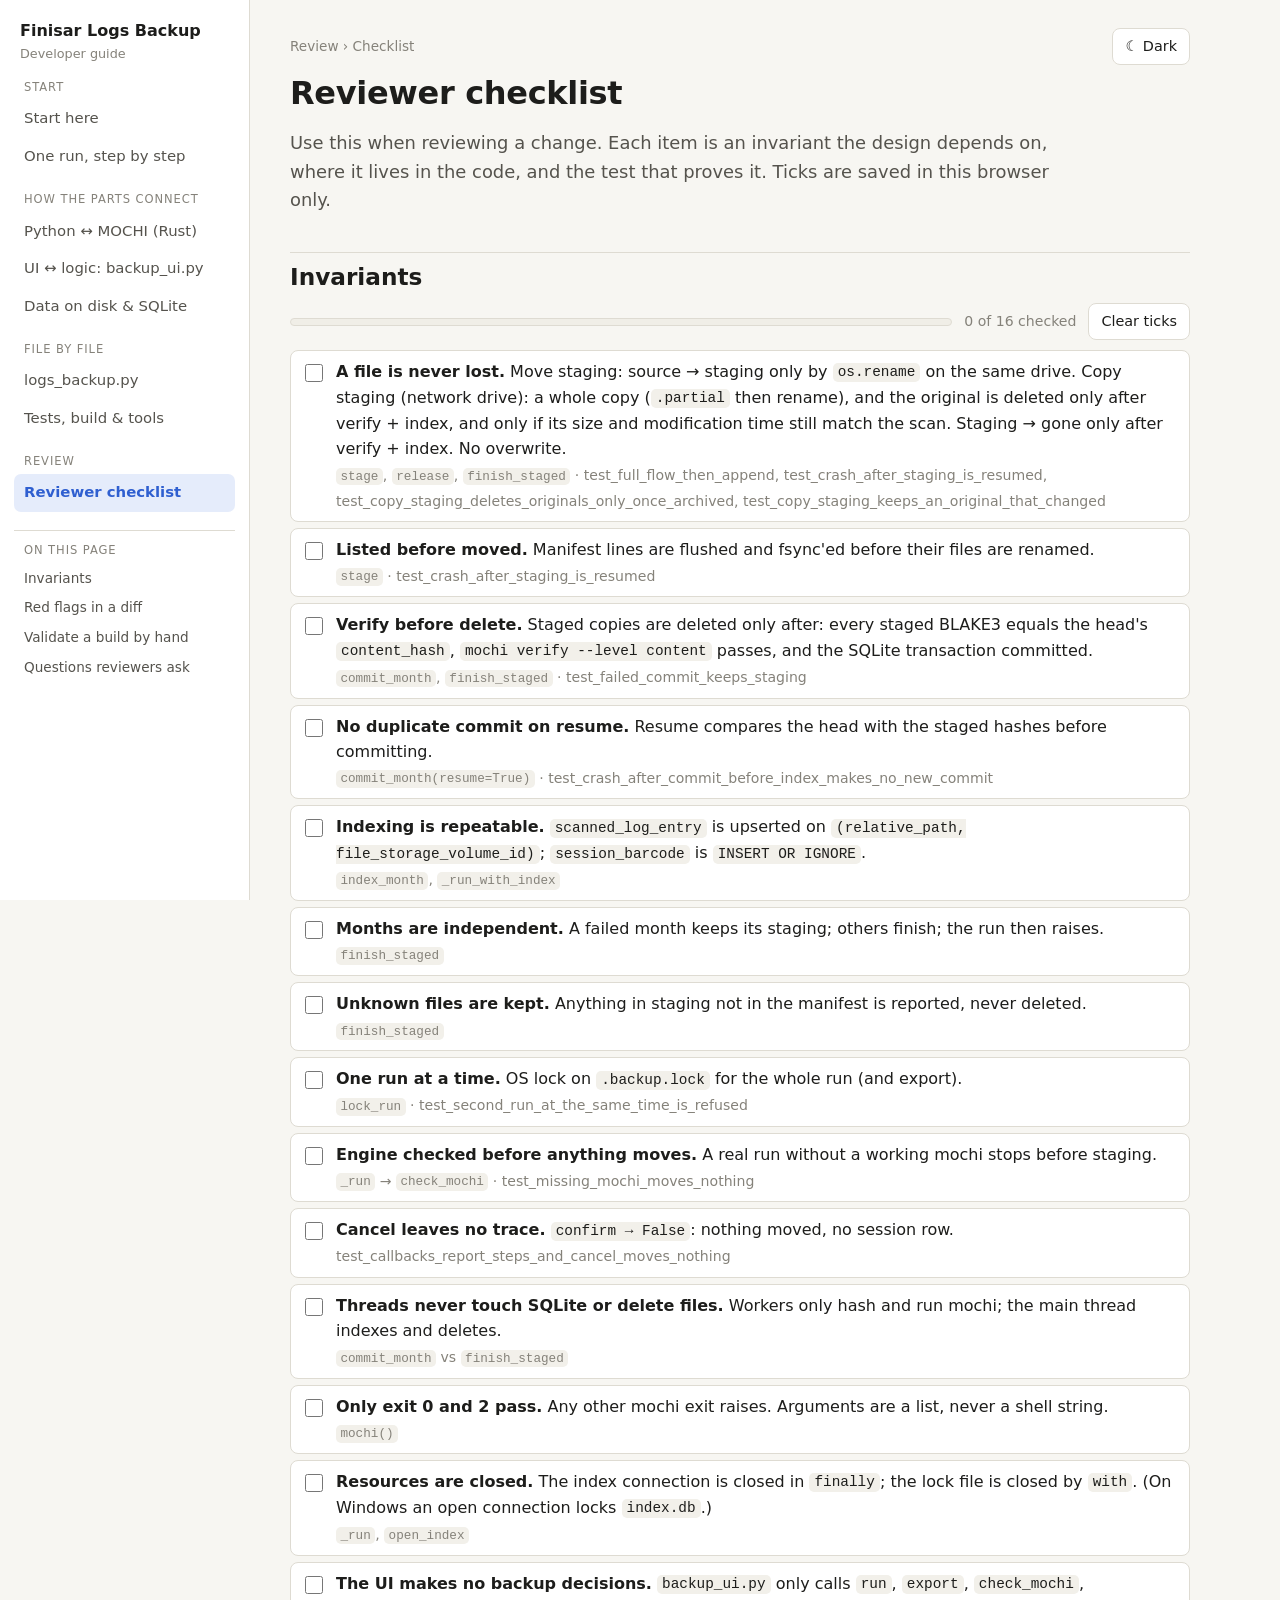
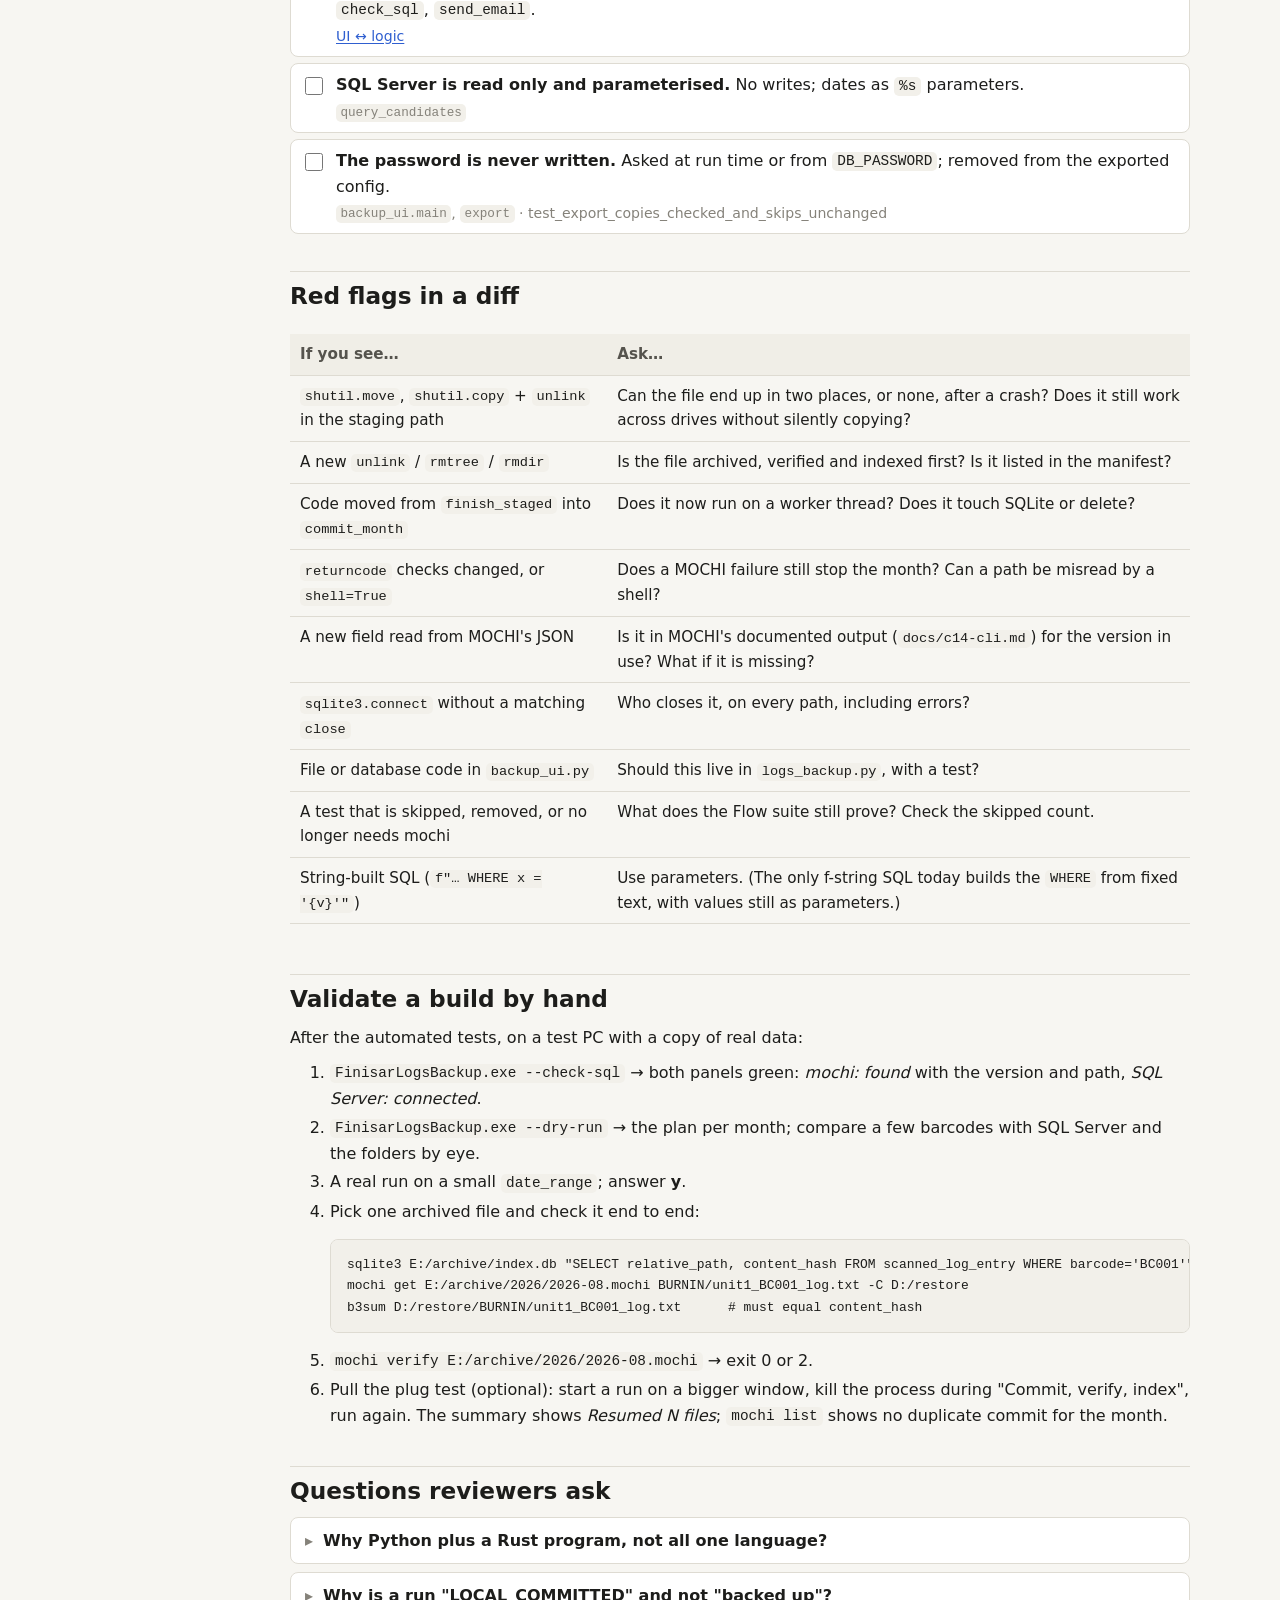
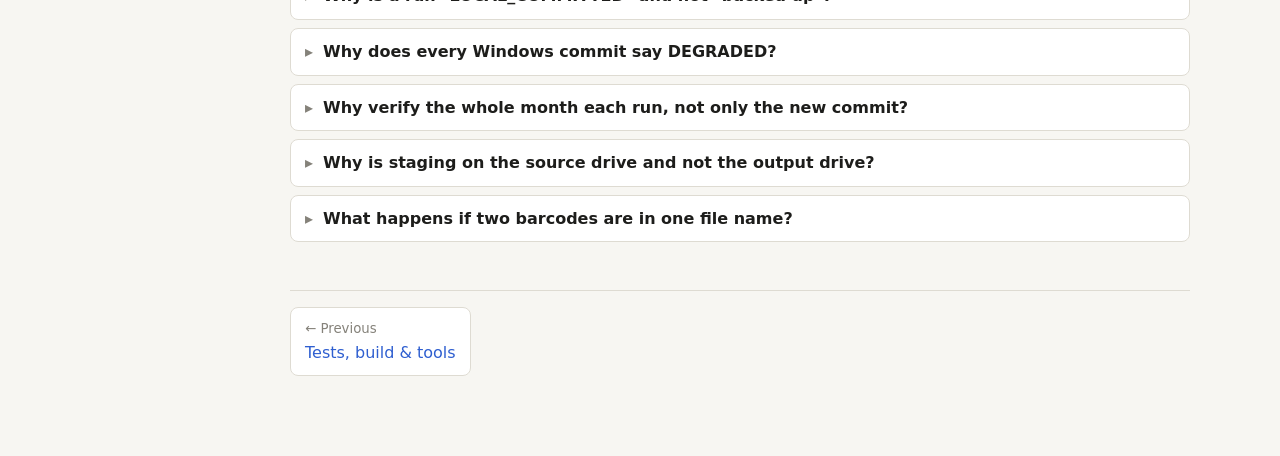
<file: docs/html/review.html>
<!doctype html>
<html lang="en">
<head>
<meta charset="utf-8">
<meta name="viewport" content="width=device-width, initial-scale=1">
<title>Reviewer Checklist</title>
<meta name="description" content="The invariants a change to Finisar Logs Backup must keep, the test that proves each, red flags to look for, and how to validate a build by hand.">
<link rel="stylesheet" href="assets/site.css">
<script src="assets/site.js"></script>
</head>
<body>
<div class="layout">
<aside class="side"><a class="brand" href="index.html">Finisar Logs Backup<small>Developer guide</small></a><nav></nav></aside>
<main class="main">
<div class="topbar"><button class="menu-btn">☰ Menu</button><span class="crumbs">Review › Checklist</span><button class="theme-btn">Theme</button></div>

<h1>Reviewer checklist</h1>
<p class="lead">Use this when reviewing a change. Each item is an invariant the design depends on, where it lives in the code, and the test that proves it. Ticks are saved in this browser only.</p>

<h2 id="invariants">Invariants</h2>
<div style="display:flex;gap:12px;align-items:center;flex-wrap:wrap">
<div class="progress-bar" data-for="inv" style="flex:1;min-width:200px"><span></span></div>
<span class="progress-label small muted" data-for="inv"></span>
<button class="reset-check" data-for="inv">Clear ticks</button>
</div>
<ul class="checklist" data-key="inv">
<li><input type="checkbox" aria-label="One place"><div><b>A file is never lost.</b> Move staging: source → staging only by <code>os.rename</code> on the same drive. Copy staging (network drive): a whole copy (<code>.partial</code> then rename), and the original is deleted only after verify + index, and only if its size and modification time still match the scan. Staging → gone only after verify + index. No overwrite.<br><span class="small muted"><code>stage</code>, <code>release</code>, <code>finish_staged</code> · test_full_flow_then_append, test_crash_after_staging_is_resumed, test_copy_staging_deletes_originals_only_once_archived, test_copy_staging_keeps_an_original_that_changed</span></div></li>
<li><input type="checkbox" aria-label="Listed before moved"><div><b>Listed before moved.</b> Manifest lines are flushed and fsync'ed before their files are renamed.<br><span class="small muted"><code>stage</code> · test_crash_after_staging_is_resumed</span></div></li>
<li><input type="checkbox" aria-label="Verify before delete"><div><b>Verify before delete.</b> Staged copies are deleted only after: every staged BLAKE3 equals the head's <code>content_hash</code>, <code>mochi verify --level content</code> passes, and the SQLite transaction committed.<br><span class="small muted"><code>commit_month</code>, <code>finish_staged</code> · test_failed_commit_keeps_staging</span></div></li>
<li><input type="checkbox" aria-label="No duplicate commit"><div><b>No duplicate commit on resume.</b> Resume compares the head with the staged hashes before committing.<br><span class="small muted"><code>commit_month(resume=True)</code> · test_crash_after_commit_before_index_makes_no_new_commit</span></div></li>
<li><input type="checkbox" aria-label="Idempotent index"><div><b>Indexing is repeatable.</b> <code>scanned_log_entry</code> is upserted on <code>(relative_path, file_storage_volume_id)</code>; <code>session_barcode</code> is <code>INSERT OR IGNORE</code>.<br><span class="small muted"><code>index_month</code>, <code>_run_with_index</code></span></div></li>
<li><input type="checkbox" aria-label="Months independent"><div><b>Months are independent.</b> A failed month keeps its staging; others finish; the run then raises.<br><span class="small muted"><code>finish_staged</code></span></div></li>
<li><input type="checkbox" aria-label="Unknown kept"><div><b>Unknown files are kept.</b> Anything in staging not in the manifest is reported, never deleted.<br><span class="small muted"><code>finish_staged</code></span></div></li>
<li><input type="checkbox" aria-label="Single run"><div><b>One run at a time.</b> OS lock on <code>.backup.lock</code> for the whole run (and export).<br><span class="small muted"><code>lock_run</code> · test_second_run_at_the_same_time_is_refused</span></div></li>
<li><input type="checkbox" aria-label="Mochi first"><div><b>Engine checked before anything moves.</b> A real run without a working mochi stops before staging.<br><span class="small muted"><code>_run</code> → <code>check_mochi</code> · test_missing_mochi_moves_nothing</span></div></li>
<li><input type="checkbox" aria-label="Cancel clean"><div><b>Cancel leaves no trace.</b> <code>confirm → False</code>: nothing moved, no session row.<br><span class="small muted">test_callbacks_report_steps_and_cancel_moves_nothing</span></div></li>
<li><input type="checkbox" aria-label="Threads"><div><b>Threads never touch SQLite or delete files.</b> Workers only hash and run mochi; the main thread indexes and deletes.<br><span class="small muted"><code>commit_month</code> vs <code>finish_staged</code></span></div></li>
<li><input type="checkbox" aria-label="Exit codes"><div><b>Only exit 0 and 2 pass.</b> Any other mochi exit raises. Arguments are a list, never a shell string.<br><span class="small muted"><code>mochi()</code></span></div></li>
<li><input type="checkbox" aria-label="Resources"><div><b>Resources are closed.</b> The index connection is closed in <code>finally</code>; the lock file is closed by <code>with</code>. (On Windows an open connection locks <code>index.db</code>.)<br><span class="small muted"><code>_run</code>, <code>open_index</code></span></div></li>
<li><input type="checkbox" aria-label="UI no decisions"><div><b>The UI makes no backup decisions.</b> <code>backup_ui.py</code> only calls <code>run</code>, <code>export</code>, <code>check_mochi</code>, <code>check_sql</code>, <code>send_email</code>.<br><span class="small muted"><a href="ui.html">UI ↔ logic</a></span></div></li>
<li><input type="checkbox" aria-label="SQL params"><div><b>SQL Server is read only and parameterised.</b> No writes; dates as <code>%s</code> parameters.<br><span class="small muted"><code>query_candidates</code></span></div></li>
<li><input type="checkbox" aria-label="Secrets"><div><b>The password is never written.</b> Asked at run time or from <code>DB_PASSWORD</code>; removed from the exported config.<br><span class="small muted"><code>backup_ui.main</code>, <code>export</code> · test_export_copies_checked_and_skips_unchanged</span></div></li>
</ul>

<h2 id="red-flags">Red flags in a diff</h2>
<div class="table-wrap"><table>
<tr><th>If you see…</th><th>Ask…</th></tr>
<tr><td><code>shutil.move</code>, <code>shutil.copy</code> + <code>unlink</code> in the staging path</td><td>Can the file end up in two places, or none, after a crash? Does it still work across drives without silently copying?</td></tr>
<tr><td>A new <code>unlink</code> / <code>rmtree</code> / <code>rmdir</code></td><td>Is the file archived, verified and indexed first? Is it listed in the manifest?</td></tr>
<tr><td>Code moved from <code>finish_staged</code> into <code>commit_month</code></td><td>Does it now run on a worker thread? Does it touch SQLite or delete?</td></tr>
<tr><td><code>returncode</code> checks changed, or <code>shell=True</code></td><td>Does a MOCHI failure still stop the month? Can a path be misread by a shell?</td></tr>
<tr><td>A new field read from MOCHI's JSON</td><td>Is it in MOCHI's documented output (<code>docs/c14-cli.md</code>) for the version in use? What if it is missing?</td></tr>
<tr><td><code>sqlite3.connect</code> without a matching <code>close</code></td><td>Who closes it, on every path, including errors?</td></tr>
<tr><td>File or database code in <code>backup_ui.py</code></td><td>Should this live in <code>logs_backup.py</code>, with a test?</td></tr>
<tr><td>A test that is skipped, removed, or no longer needs mochi</td><td>What does the Flow suite still prove? Check the skipped count.</td></tr>
<tr><td>String-built SQL (<code>f"… WHERE x = '{v}'"</code>)</td><td>Use parameters. (The only f-string SQL today builds the <code>WHERE</code> from fixed text, with values still as parameters.)</td></tr>
</table></div>

<h2 id="validate-by-hand">Validate a build by hand</h2>
<p>After the automated tests, on a test PC with a copy of real data:</p>
<ol>
<li><code>FinisarLogsBackup.exe --check-sql</code> → both panels green: <i>mochi: found</i> with the version and path, <i>SQL Server: connected</i>.</li>
<li><code>FinisarLogsBackup.exe --dry-run</code> → the plan per month; compare a few barcodes with SQL Server and the folders by eye.</li>
<li>A real run on a small <code>date_range</code>; answer <b>y</b>.</li>
<li>Pick one archived file and check it end to end:
<pre><code>sqlite3 E:/archive/index.db "SELECT relative_path, content_hash FROM scanned_log_entry WHERE barcode='BC001'"
mochi get E:/archive/2026/2026-08.mochi BURNIN/unit1_BC001_log.txt -C D:/restore
b3sum D:/restore/BURNIN/unit1_BC001_log.txt      # must equal content_hash</code></pre></li>
<li><code>mochi verify E:/archive/2026/2026-08.mochi</code> → exit 0 or 2.</li>
<li>Pull the plug test (optional): start a run on a bigger window, kill the process during "Commit, verify, index", run again. The summary shows <i>Resumed N files</i>; <code>mochi list</code> shows no duplicate commit for the month.</li>
</ol>

<h2 id="questions-reviewers-ask">Questions reviewers ask</h2>
<details class="fn"><summary><b>Why Python plus a Rust program, not all one language?</b></summary><div class="body"><p>MOCHI is a large, separately specified and tested archiver. This tool only needs to decide which files go where and keep a ledger; that is short, readable Python. The command line is a stable, documented contract between them. See <a href="python-rust.html">Python ↔ MOCHI</a>.</p></div></details>
<details class="fn"><summary><b>Why is a run "LOCAL_COMMITTED" and not "backed up"?</b></summary><div class="body"><p>Because the archive is one file on one disk. A disk failure loses it. <code>--export</code> to another drive makes the independent copy; the UI says so after every run.</p></div></details>
<details class="fn"><summary><b>Why does every Windows commit say DEGRADED?</b></summary><div class="body"><p>After publishing, MOCHI flushes the folder entry, but Windows does not document that flush as durable, so MOCHI reports <code>directory_unconfirmed</code> with exit 2. The data is committed; Python logs it as "not an error" and continues to verify.</p></div></details>
<details class="fn"><summary><b>Why verify the whole month each run, not only the new commit?</b></summary><div class="body"><p>Simplicity and coverage: <code>mochi verify --level content</code> checks the archive as a whole. It makes appends to big months a few seconds slower (<code>docs/performance.md</code>).</p></div></details>
<details class="fn"><summary><b>Why is staging on the source drive and not the output drive?</b></summary><div class="body"><p>A rename is atomic only within one drive. Moving to the output drive would be a copy plus a delete, which a crash can interrupt in between.</p></div></details>
<details class="fn"><summary><b>What happens if two barcodes are in one file name?</b></summary><div class="body"><p>The file is left in place and counted as an error: it is not clear which month it belongs to. A person decides.</p></div></details>

</main>
</div>
</body>
</html>
</file>
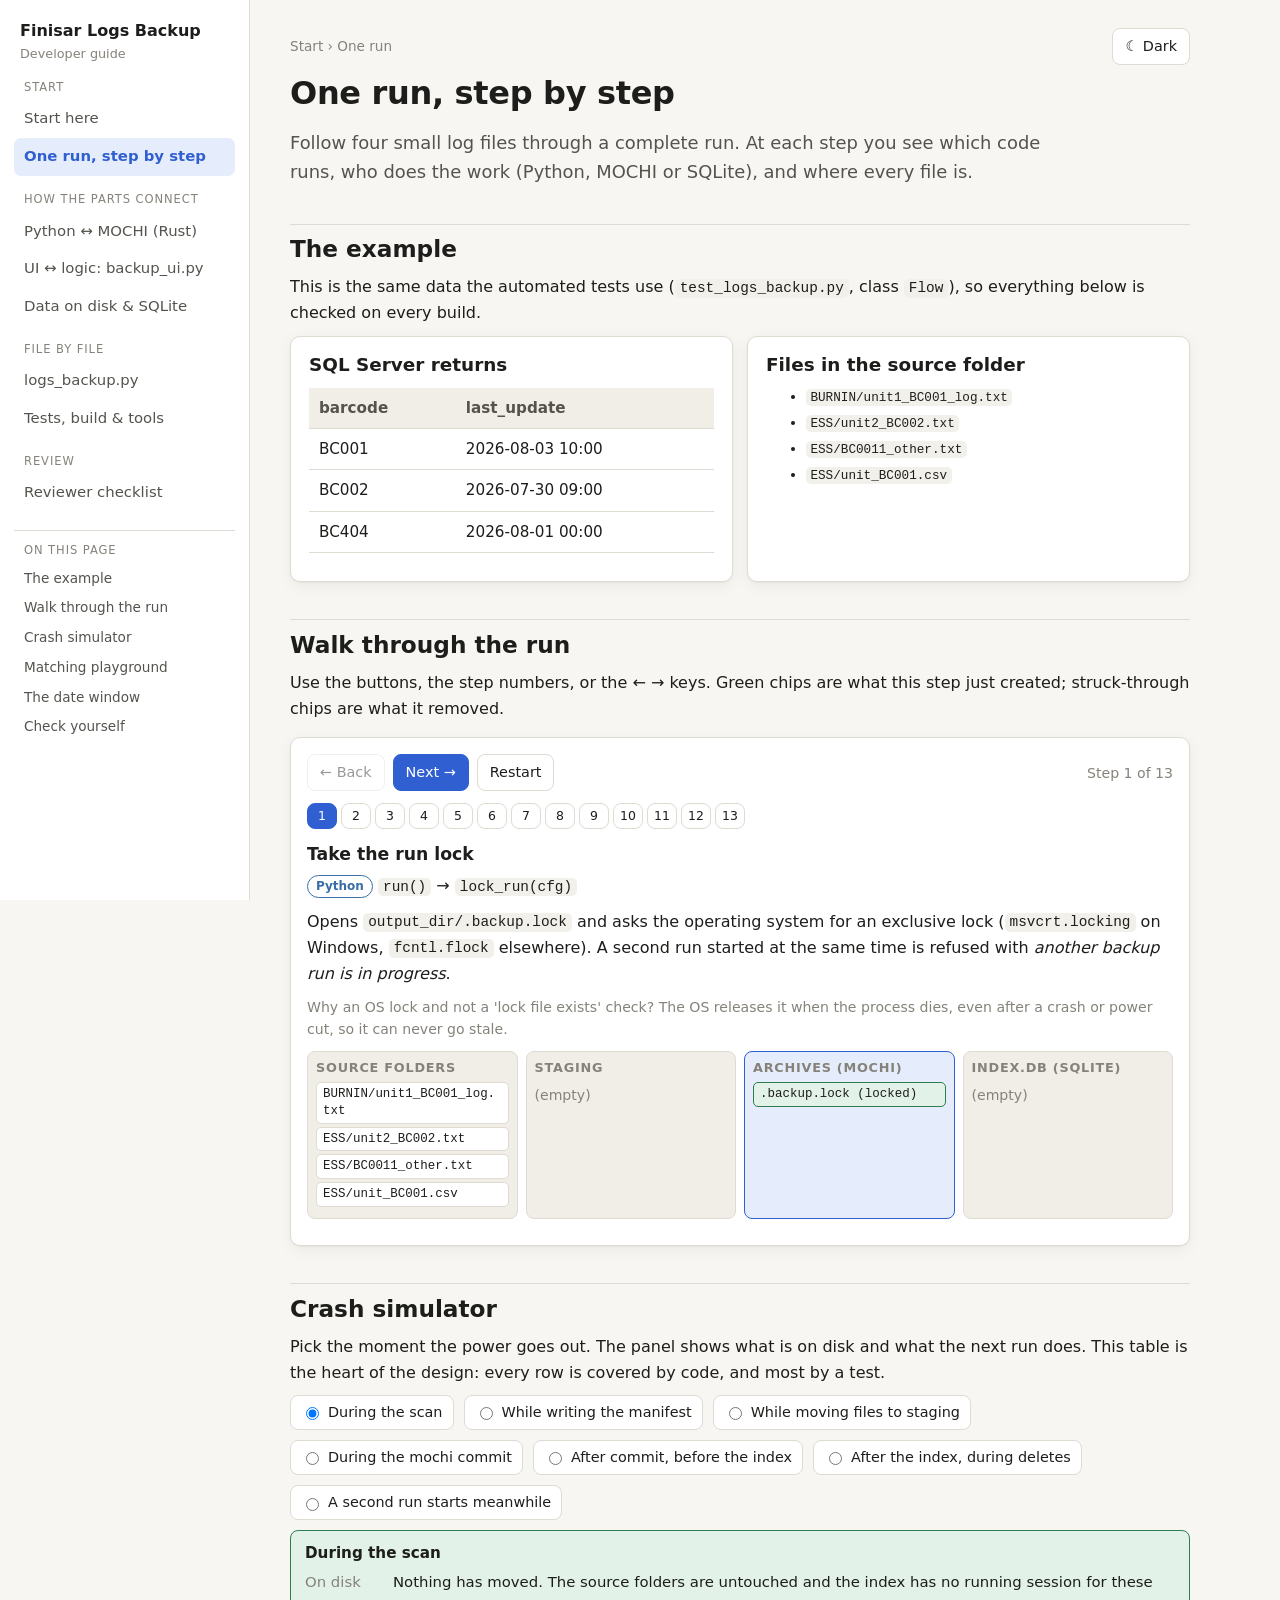
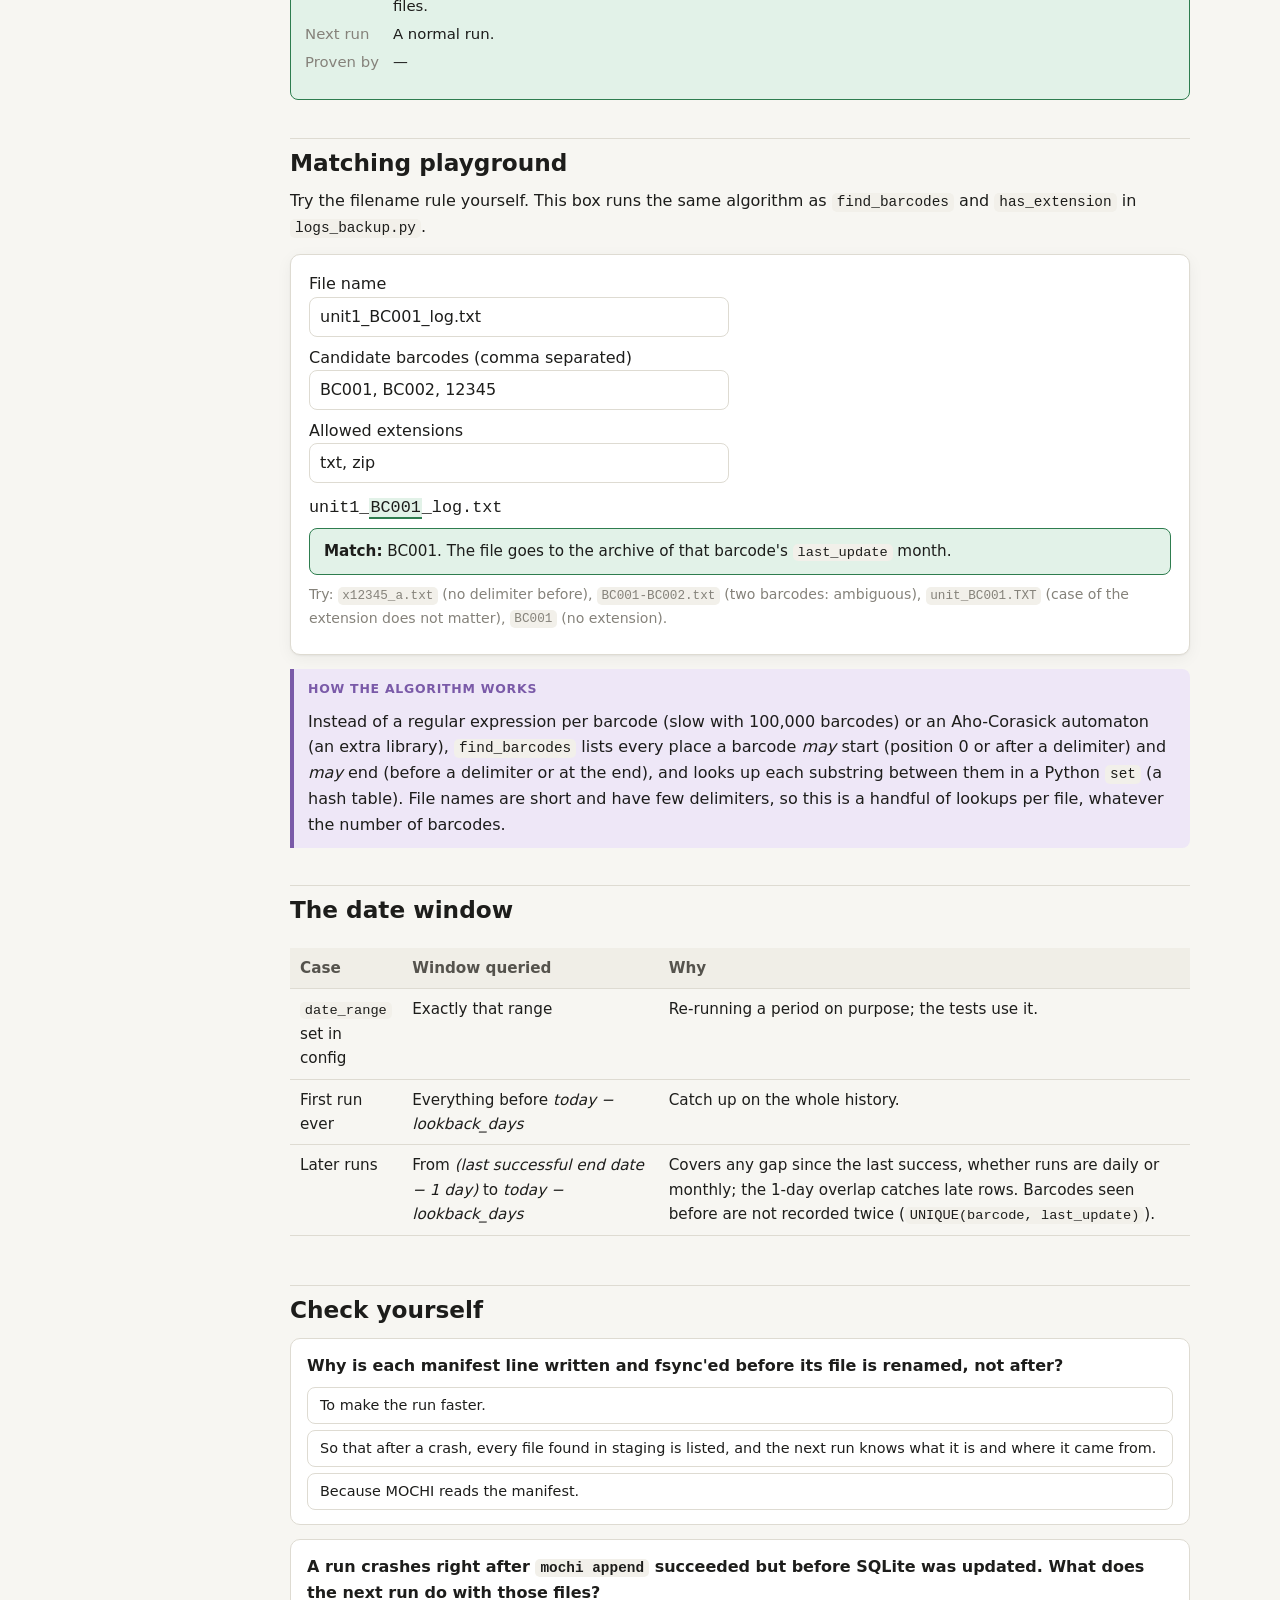
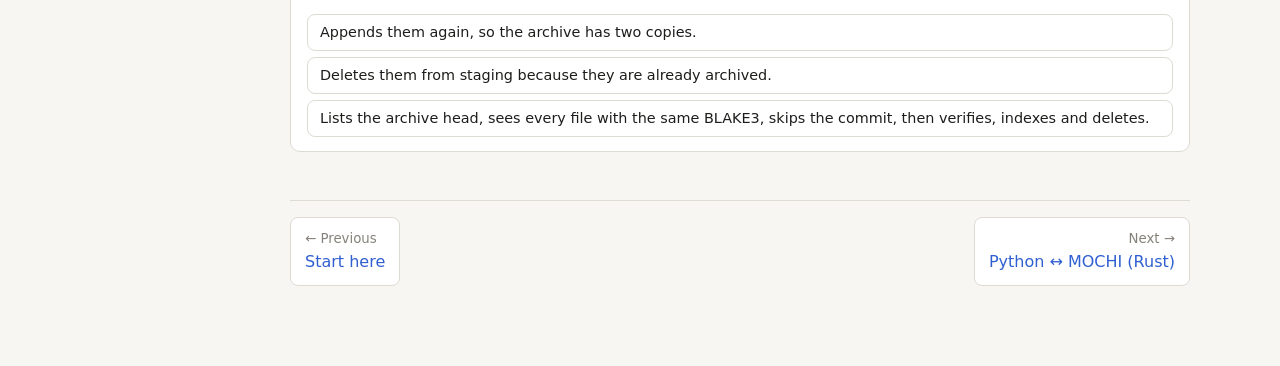
<file: docs/html/run-flow.html>
<!doctype html>
<html lang="en">
<head>
<meta charset="utf-8">
<meta name="viewport" content="width=device-width, initial-scale=1">
<title>One Backup Run</title>
<meta name="description" content="Walk through one backup run step by step, simulate a crash at any point, and try the filename matching rules.">
<link rel="stylesheet" href="assets/site.css">
<script src="assets/site.js"></script>
</head>
<body>
<div class="layout">
<aside class="side"><a class="brand" href="index.html">Finisar Logs Backup<small>Developer guide</small></a><nav></nav></aside>
<main class="main">
<div class="topbar"><button class="menu-btn">☰ Menu</button><span class="crumbs">Start › One run</span><button class="theme-btn">Theme</button></div>

<h1>One run, step by step</h1>
<p class="lead">Follow four small log files through a complete run. At each step you see which code runs, who does the work (Python, MOCHI or SQLite), and where every file is.</p>

<h2>The example</h2>
<p>This is the same data the automated tests use (<code>test_logs_backup.py</code>, class <code>Flow</code>), so everything below is checked on every build.</p>
<div class="grid">
<div class="card"><h3>SQL Server returns</h3>
<table><tr><th>barcode</th><th>last_update</th></tr>
<tr><td>BC001</td><td>2026-08-03 10:00</td></tr>
<tr><td>BC002</td><td>2026-07-30 09:00</td></tr>
<tr><td>BC404</td><td>2026-08-01 00:00</td></tr></table></div>
<div class="card"><h3>Files in the source folder</h3>
<ul class="small">
<li><code>BURNIN/unit1_BC001_log.txt</code></li>
<li><code>ESS/unit2_BC002.txt</code></li>
<li><code>ESS/BC0011_other.txt</code></li>
<li><code>ESS/unit_BC001.csv</code></li>
</ul></div>
</div>

<h2>Walk through the run</h2>
<p>Use the buttons, the step numbers, or the ← → keys. Green chips are what this step just created; struck-through chips are what it removed.</p>
<div class="stepper" data-src="run-steps" data-lanes="Source folders,Staging,Archives (MOCHI),index.db (SQLite)"></div>
<script type="application/json" id="run-steps">[
{"title":"Take the run lock","who":"<span class='badge py'>Python</span> <code>run()</code> → <code>lock_run(cfg)</code>",
 "html":"<p>Opens <code>output_dir/.backup.lock</code> and asks the operating system for an exclusive lock (<code>msvcrt.locking</code> on Windows, <code>fcntl.flock</code> elsewhere). A second run started at the same time is refused with <i>another backup run is in progress</i>.</p><p class='muted small'>Why an OS lock and not a 'lock file exists' check? The OS releases it when the process dies, even after a crash or power cut, so it can never go stale.</p>",
 "lanes":{"Source folders":["BURNIN/unit1_BC001_log.txt","ESS/unit2_BC002.txt","ESS/BC0011_other.txt","ESS/unit_BC001.csv"],"Archives (MOCHI)":["+.backup.lock (locked)"]},"hot":["Archives (MOCHI)"]},
{"title":"Find mochi.exe","who":"<span class='badge py'>Python</span> <code>check_mochi(cfg)</code> → <span class='badge rs'>Rust</span> <code>mochi --version</code>",
 "html":"<p>Before anything moves, Python makes sure the engine can be started. It tries each known place in order and runs <code>mochi --version</code>; the first that answers <code>mochi 0.9.x</code> wins and its full path is remembered for the rest of the run.</p><p>If none works, a real run stops here with a list of every place it looked. <b>Nothing has moved yet</b>, so stopping is safe. A dry run only warns.</p><p><a href='python-rust.html#how-python-finds-mochi-exe'>Search order, interactive →</a></p>",
 "lanes":{"Source folders":["BURNIN/unit1_BC001_log.txt","ESS/unit2_BC002.txt","ESS/BC0011_other.txt","ESS/unit_BC001.csv"],"Archives (MOCHI)":[".backup.lock (locked)"]},"hot":[]},
{"title":"Create folders, open the index, resume leftovers","who":"<span class='badge py'>Python</span> <code>prepare_folders</code>, <code>open_index</code> <span class='badge db'>SQLite</span>",
 "html":"<p>Creates <code>output_dir</code>, <code>staging_dir</code> and the index's folder if missing (never the source folder: a missing source is a wrong setting). Opens <code>index.db</code>, creating the 4 tables on first use, and refuses an index of another format.</p><p>If <code>.staging/manifest.jsonl</code> exists, an earlier run was interrupted: <b>that batch is finished first</b> (commit, verify, index, delete), before any new work. Here there is none.</p>",
 "lanes":{"Source folders":["BURNIN/unit1_BC001_log.txt","ESS/unit2_BC002.txt","ESS/BC0011_other.txt","ESS/unit_BC001.csv"],"Staging":["+.staging/ (empty)"],"Archives (MOCHI)":[".backup.lock (locked)"],"index.db (SQLite)":["+4 empty tables"]},"hot":["index.db (SQLite)","Staging"]},
{"title":"Work out the date window and query SQL Server","who":"<span class='badge py'>Python</span> <code>query_window</code>, <code>query_candidates</code> → <span class='badge sql'>SQL Server</span>",
 "html":"<p>The window ends at <i>today − lookback_days</i> (default 2). It starts one day before the end of the last <b>successful</b> run, read from <code>scan_session</code>; on the very first run it has no start. The tests set <code>date_range</code> to a fixed window instead.</p><p>One read-only <code>SELECT DISTINCT serial_no, last_update … WHERE last_update &gt;= %s AND last_update &lt; %s</code>, with the dates passed as parameters (never pasted into the SQL text). Result: <b>3 candidates</b>.</p>",
 "lanes":{"Source folders":["BURNIN/unit1_BC001_log.txt","ESS/unit2_BC002.txt","ESS/BC0011_other.txt","ESS/unit_BC001.csv"],"Staging":[".staging/ (empty)"],"Archives (MOCHI)":[".backup.lock (locked)"],"index.db (SQLite)":["4 empty tables"]},"hot":[]},
{"title":"Scan the subfolders","who":"<span class='badge py'>Python</span> <code>scan</code> → <code>walk_files</code>, <code>has_extension</code>, <code>find_barcodes</code>",
 "html":"<p>Walks <code>BURNIN</code>, <code>ESS</code>, … and every folder below them, reading only file <b>names</b>. A file matches when its extension is allowed <b>and</b> its name contains <b>exactly one</b> candidate barcode with <code>_ . -</code> or the name's start/end on both sides.</p><table class='small'><tr><td><code>unit1_BC001_log.txt</code></td><td><span class='badge ok'>match</span> BC001 → month 2026-08</td></tr><tr><td><code>unit2_BC002.txt</code></td><td><span class='badge ok'>match</span> BC002 → month 2026-07</td></tr><tr><td><code>BC0011_other.txt</code></td><td><span class='badge bad'>no</span> BC0011 is not BC001 (no delimiter after BC001)</td></tr><tr><td><code>unit_BC001.csv</code></td><td><span class='badge bad'>no</span> .csv is not an allowed extension</td></tr></table><p>BC404 has no files. Nothing moves in this step.</p>",
 "lanes":{"Source folders":["BURNIN/unit1_BC001_log.txt ✓","ESS/unit2_BC002.txt ✓","ESS/BC0011_other.txt","ESS/unit_BC001.csv"],"Staging":[".staging/ (empty)"],"Archives (MOCHI)":[".backup.lock (locked)"],"index.db (SQLite)":["4 empty tables"]},"hot":["Source folders"]},
{"title":"Ask the operator (UI only)","who":"<span class='badge py'>Python</span> <code>confirm(volumes)</code> callback from <code>backup_ui.py</code>",
 "html":"<p>The logic calls the <code>confirm</code> function the UI passed in, with the plan: <code>{'2026-07': (1 barcode, 1 file, 7 bytes), '2026-08': (1, 1, 10)}</code>. The UI draws a table and asks <i>Archive 2 barcodes (2 files) into 2 monthly archives?</i></p><p>Answer <b>No</b> → <code>run()</code> returns <code>status='cancelled'</code>: <b>nothing moved, nothing written to the index</b>. With <code>--yes</code>, or when run without the UI, there is no question.</p>",
 "lanes":{"Source folders":["BURNIN/unit1_BC001_log.txt ✓","ESS/unit2_BC002.txt ✓","ESS/BC0011_other.txt","ESS/unit_BC001.csv"],"Staging":[".staging/ (empty)"],"Archives (MOCHI)":[".backup.lock (locked)"],"index.db (SQLite)":["4 empty tables"]},"hot":[]},
{"title":"Record the session","who":"<span class='badge db'>SQLite</span> <code>start_session</code>, <code>session_barcode</code> rows",
 "html":"<p>Inserts a <code>scan_session</code> row with status <code>running</code>, and one <code>session_barcode</code> row per new barcode: BC001 and BC002 as <code>matched</code>, BC404 as <code>no_files_found</code>. If anything later raises, the session is marked <code>failed</code>.</p>",
 "lanes":{"Source folders":["BURNIN/unit1_BC001_log.txt ✓","ESS/unit2_BC002.txt ✓","ESS/BC0011_other.txt","ESS/unit_BC001.csv"],"Staging":[".staging/ (empty)"],"Archives (MOCHI)":[".backup.lock (locked)"],"index.db (SQLite)":["+scan_session #1 running","+3 session_barcode rows"]},"hot":["index.db (SQLite)"]},
{"title":"Stage: write the manifest, then move","who":"<span class='badge py'>Python</span> <code>stage</code>",
 "html":"<p>Order matters here. For each batch of up to 2,000 files:</p><ol><li>write their lines to <code>manifest.jsonl</code>, then <code>flush</code> + <code>fsync</code> so the lines are <b>physically on disk</b>;</li><li>only then <code>os.rename</code> each file to <code>.staging/&lt;month&gt;/&lt;path&gt;</code>.</li></ol><p>A rename on the same drive is instant and atomic: the file is in the old place or the new one, never both, never neither. A target path that already exists is <b>never overwritten</b>.</p><p>On a network drive (<code>staging_mode</code> \"copy\") the file is copied to staging on the local disk instead and the original stays in the source until its month is verified and indexed.</p>",
 "lanes":{"Source folders":["-BURNIN/unit1_BC001_log.txt","-ESS/unit2_BC002.txt","ESS/BC0011_other.txt","ESS/unit_BC001.csv"],"Staging":["+manifest.jsonl (synced first)","+2026-08/BURNIN/unit1_BC001_log.txt","+2026-07/ESS/unit2_BC002.txt"],"Archives (MOCHI)":[".backup.lock (locked)"],"index.db (SQLite)":["scan_session #1 running","3 session_barcode rows"]},"hot":["Staging","Source folders"]},
{"title":"Commit each month with MOCHI","who":"<span class='badge py'>Python</span> <code>finish_staged</code> → <code>commit_month</code> (worker threads) → <span class='badge rs'>Rust</span> <code>mochi create</code>",
 "html":"<p>Months are independent, so they run side by side on worker threads. For a new month Python runs:</p><pre><code>mochi --json --no-local-history create E:/archive/2026/2026-08.mochi .staging/2026-08/BURNIN</code></pre><p>(<code>append</code> instead of <code>create</code> when the archive exists.) MOCHI makes <b>one commit</b>. At the same time, Python computes the BLAKE3 hash of every staged file on other threads.</p><p>Exit code 0 = durable, 2 = committed with a warning (always on Windows: <i>DEGRADED (not an error)</i>). Anything else raises: the month stays in staging.</p>",
 "lanes":{"Source folders":["ESS/BC0011_other.txt","ESS/unit_BC001.csv"],"Staging":["manifest.jsonl","2026-08/BURNIN/unit1_BC001_log.txt","2026-07/ESS/unit2_BC002.txt"],"Archives (MOCHI)":[".backup.lock (locked)","+2026/2026-08.mochi (commit 0)","+2026/2026-07.mochi (commit 0)"],"index.db (SQLite)":["scan_session #1 running","3 session_barcode rows"]},"hot":["Archives (MOCHI)"]},
{"title":"Verify: trust, but check","who":"<span class='badge rs'>Rust</span> <code>mochi list</code>, <code>mochi verify --level content</code> + <span class='badge py'>Python</span> hash compare",
 "html":"<p>Python does not just believe the exit code. Two independent checks:</p><ol><li><code>mochi list</code> returns every file in the archive head with its <code>content_hash</code>. Python compares it with <b>its own</b> BLAKE3 of each staged file. Any difference → the month fails and stays in staging.</li><li><code>mochi verify --level content</code> re-reads and checks the whole archive.</li></ol><p>Both must pass before anything is deleted.</p>",
 "lanes":{"Source folders":["ESS/BC0011_other.txt","ESS/unit_BC001.csv"],"Staging":["manifest.jsonl","2026-08/BURNIN/unit1_BC001_log.txt","2026-07/ESS/unit2_BC002.txt"],"Archives (MOCHI)":[".backup.lock (locked)","2026/2026-08.mochi ✓ verified","2026/2026-07.mochi ✓ verified"],"index.db (SQLite)":["scan_session #1 running","3 session_barcode rows"]},"hot":["Archives (MOCHI)","Staging"]},
{"title":"Index the month (one transaction)","who":"<span class='badge py'>Python</span> <code>index_month</code> on the main thread <span class='badge db'>SQLite</span>",
 "html":"<p>Back on the main thread, as each month's job finishes: one SQLite transaction inserts or updates the month's <code>file_storage_volume</code> row (path, size, head commit) and one <code>scanned_log_entry</code> per file (barcode, path, BLAKE3, commit seq). It is an <b>upsert</b>, so running it twice gives the same result.</p>",
 "lanes":{"Source folders":["ESS/BC0011_other.txt","ESS/unit_BC001.csv"],"Staging":["manifest.jsonl","2026-08/BURNIN/unit1_BC001_log.txt","2026-07/ESS/unit2_BC002.txt"],"Archives (MOCHI)":[".backup.lock (locked)","2026/2026-08.mochi ✓","2026/2026-07.mochi ✓"],"index.db (SQLite)":["scan_session #1 running","3 session_barcode rows","+2 file_storage_volume","+2 scanned_log_entry"]},"hot":["index.db (SQLite)"]},
{"title":"Only now: delete the staged copies","who":"<span class='badge py'>Python</span> <code>finish_staged</code>",
 "html":"<p>The archive is verified and the index committed, so the staged copies are no longer the only copy. They are deleted, month by month. A month that failed earlier keeps all of its staged files; other months still finish.</p>",
 "lanes":{"Source folders":["ESS/BC0011_other.txt","ESS/unit_BC001.csv"],"Staging":["manifest.jsonl","-2026-08/BURNIN/unit1_BC001_log.txt","-2026-07/ESS/unit2_BC002.txt"],"Archives (MOCHI)":[".backup.lock (locked)","2026/2026-08.mochi ✓","2026/2026-07.mochi ✓"],"index.db (SQLite)":["scan_session #1 running","3 session_barcode rows","2 file_storage_volume","2 scanned_log_entry"]},"hot":["Staging"]},
{"title":"Clean up and finish","who":"<span class='badge py'>Python</span> <code>finish_staged</code>, <code>complete_session</code>, <code>db.close()</code>, lock released",
 "html":"<p>Removes the manifest and empty staging folders. Any file in staging that is <b>not</b> in the manifest is never deleted: it is reported and counted as an error. The session becomes <code>success</code>, the index is closed and the lock released.</p><p>The run returns a summary dict; the UI draws it. Status: <b>committed (LOCAL_COMMITTED)</b>. Remember that one archive on one disk is not a backup: <code>--export</code> makes the independent copy.</p>",
 "lanes":{"Source folders":["ESS/BC0011_other.txt","ESS/unit_BC001.csv"],"Staging":["-manifest.jsonl","-.staging/"],"Archives (MOCHI)":["-.backup.lock (unlocked)","2026/2026-08.mochi ✓","2026/2026-07.mochi ✓"],"index.db (SQLite)":["scan_session #1 success","3 session_barcode rows","2 file_storage_volume","2 scanned_log_entry"]},"hot":["index.db (SQLite)"]}
]</script>

<h2>Crash simulator</h2>
<p>Pick the moment the power goes out. The panel shows what is on disk and what the next run does. This table is the heart of the design: every row is covered by code, and most by a test.</p>
<div class="toggle-row" id="crash-pick" role="radiogroup" aria-label="Crash moment"></div>
<div class="result" id="crash-out" style="margin-top:10px" aria-live="polite"></div>
<script>
(function () {
  var cases = [
    ["During the scan", "ok", "Nothing has moved. The source folders are untouched and the index has no running session for these files.",
     "A normal run.", "—"],
    ["While writing the manifest", "ok", "Manifest lines are synced <b>before</b> their files move, so a half-written last line belongs to a file that never moved. <code>read_manifest</code> skips a broken last line.",
     "Resumes the staged files listed in the manifest; files still in the source are found again by the scan.", "<code>read_manifest</code>"],
    ["While moving files to staging", "ok", "Every file in staging is listed in the manifest. A listed file that never moved is still in the source (it is skipped by the resume because <code>staged_path(...).is_file()</code> is false).",
     "Finishes the staged files first, then runs normally; the scan picks up the rest.", "<code>test_crash_after_staging_is_resumed</code>"],
    ["During the mochi commit", "warn", "MOCHI never publishes a half-written commit: the archive still shows its previous head. It may leave an <b>uncommitted tail</b> of bytes at the end of the file.",
     "Retries the commit. If MOCHI refuses with <code>UNCOMMITTED_TAIL</code>, the run stops with the files safe in staging and a person repairs the tail (docs/operations.md, Troubleshooting).", "<code>test_failed_commit_keeps_staging</code> (a commit that fails)"],
    ["After commit, before the index", "ok", "Files are in the archive <b>and</b> in staging. Nothing is lost; the risk is storing them twice.",
     "In resume mode <code>commit_month</code> first lists the archive head: if every staged file is already there <b>with the same BLAKE3</b>, it makes <b>no new commit</b>. Then it verifies, indexes and deletes.", "<code>test_crash_after_commit_before_index_makes_no_new_commit</code>"],
    ["After the index, during deletes", "ok", "Some staged copies remain, but they are archived and indexed.",
     "Same as above: no new commit (hashes match), the index upsert rewrites the same rows, the remaining copies are deleted.", "covered by the same resume path"],
    ["A second run starts meanwhile", "ok", "The first run holds the OS lock on <code>.backup.lock</code>.",
     "The second run is refused before it reads anything; the first is unaffected.", "<code>test_second_run_at_the_same_time_is_refused</code>"]
  ];
  var pick = document.getElementById("crash-pick"), out = document.getElementById("crash-out");
  cases.forEach(function (c, i) {
    var l = document.createElement("label");
    l.innerHTML = "<input type='radio' name='crash' value='" + i + "'> " + c[0];
    pick.appendChild(l);
  });
  function show(i) {
    var c = cases[i];
    out.className = "result " + c[1];
    out.innerHTML = "<b>" + c[0] + "</b><dl class='kv' style='margin-top:6px'><dt>On disk</dt><dd>" + c[2] +
      "</dd><dt>Next run</dt><dd>" + c[3] + "</dd><dt>Proven by</dt><dd>" + c[4] + "</dd></dl>";
  }
  pick.addEventListener("change", function (e) { show(+e.target.value); });
  pick.querySelector("input").checked = true;
  show(0);
})();
</script>

<h2 id="matching-playground">Matching playground</h2>
<p>Try the filename rule yourself. This box runs the same algorithm as <code>find_barcodes</code> and <code>has_extension</code> in <code>logs_backup.py</code>.</p>
<div class="card">
<label>File name<br><input type="text" id="m-name" value="unit1_BC001_log.txt"></label>
<label style="display:block;margin-top:8px">Candidate barcodes (comma separated)<br><input type="text" id="m-codes" value="BC001, BC002, 12345"></label>
<label style="display:block;margin-top:8px">Allowed extensions<br><input type="text" id="m-ext" value="txt, zip"></label>
<p id="m-show" style="font-family:var(--mono);font-size:1.05rem;margin:12px 0 6px"></p>
<div id="m-out" class="result" aria-live="polite"></div>
<p class="small muted">Try: <code>x12345_a.txt</code> (no delimiter before), <code>BC001-BC002.txt</code> (two barcodes: ambiguous), <code>unit_BC001.TXT</code> (case of the extension does not matter), <code>BC001</code> (no extension).</p>
</div>
<script>
(function () {
  var DELIM = "_.-";
  function find(name, codes) {
    var starts = [0], ends = [], out = {}, i, s, e;
    for (i = 0; i < name.length; i++) if (DELIM.indexOf(name[i]) >= 0) { starts.push(i + 1); ends.push(i); }
    ends.push(name.length);
    for (s = 0; s < starts.length; s++) for (e = 0; e < ends.length; e++) {
      var a = starts[s], b = ends[e];
      if (b > a && codes.has(name.slice(a, b))) out[name.slice(a, b) + "@" + a] = [a, b];
    }
    return out;
  }
  function esc(t) { return t.replace(/[&<>]/g, function (c) { return { "&": "&amp;", "<": "&lt;", ">": "&gt;" }[c]; }); }
  function run() {
    var name = document.getElementById("m-name").value;
    var codes = new Set(document.getElementById("m-codes").value.split(",").map(function (s) { return s.trim(); }).filter(Boolean));
    var exts = document.getElementById("m-ext").value.split(",").map(function (s) { return s.trim().replace(/^\./, "").toLowerCase(); });
    var hits = find(name, codes), keys = Object.keys(hits);
    var distinct = new Set(keys.map(function (k) { return k.split("@")[0]; }));
    var ext = name.indexOf(".") >= 0 ? name.split(".").pop().toLowerCase() : null;
    var marked = "", pos = 0;
    keys.map(function (k) { return hits[k]; }).sort(function (a, b) { return a[0] - b[0]; }).forEach(function (h) {
      if (h[0] < pos) return;
      marked += esc(name.slice(pos, h[0])) + "<mark class='hit'>" + esc(name.slice(h[0], h[1])) + "</mark>";
      pos = h[1];
    });
    document.getElementById("m-show").innerHTML = marked + esc(name.slice(pos));
    var out = document.getElementById("m-out");
    if (ext === null || exts.indexOf(ext) < 0) {
      out.className = "result bad";
      out.innerHTML = "<b>Skipped:</b> extension " + (ext === null ? "missing" : "<code>." + esc(ext) + "</code> is not allowed") + ". Not counted as an error.";
    } else if (distinct.size === 0) {
      out.className = "result"; out.innerHTML = "<b>No match:</b> no candidate barcode with a delimiter or the name's start/end on both sides. Left in place.";
    } else if (distinct.size > 1) {
      out.className = "result warn"; out.innerHTML = "<b>Ambiguous:</b> " + distinct.size + " barcodes (" + esc(Array.from(distinct).join(", ")) + "). Left in place and counted as an error.";
    } else {
      out.className = "result ok"; out.innerHTML = "<b>Match:</b> " + esc(Array.from(distinct)[0]) + ". The file goes to the archive of that barcode's <code>last_update</code> month.";
    }
  }
  ["m-name", "m-codes", "m-ext"].forEach(function (id) { document.getElementById(id).addEventListener("input", run); });
  run();
})();
</script>
<div class="callout senior"><span class="label">How the algorithm works</span>
<p>Instead of a regular expression per barcode (slow with 100,000 barcodes) or an Aho-Corasick automaton (an extra library), <code>find_barcodes</code> lists every place a barcode <i>may</i> start (position 0 or after a delimiter) and <i>may</i> end (before a delimiter or at the end), and looks up each substring between them in a Python <code>set</code> (a hash table). File names are short and have few delimiters, so this is a handful of lookups per file, whatever the number of barcodes.</p></div>

<h2>The date window</h2>
<div class="table-wrap"><table>
<tr><th>Case</th><th>Window queried</th><th>Why</th></tr>
<tr><td><code>date_range</code> set in config</td><td>Exactly that range</td><td>Re-running a period on purpose; the tests use it.</td></tr>
<tr><td>First run ever</td><td>Everything before <i>today − lookback_days</i></td><td>Catch up on the whole history.</td></tr>
<tr><td>Later runs</td><td>From <i>(last successful end date − 1 day)</i> to <i>today − lookback_days</i></td><td>Covers any gap since the last success, whether runs are daily or monthly; the 1-day overlap catches late rows. Barcodes seen before are not recorded twice (<code>UNIQUE(barcode, last_update)</code>).</td></tr>
</table></div>

<h2>Check yourself</h2>
<div class="quiz"><p class="q">Why is each manifest line written and fsync'ed before its file is renamed, not after?</p>
<div class="opts">
<button>To make the run faster.</button>
<button data-right>So that after a crash, every file found in staging is listed, and the next run knows what it is and where it came from.</button>
<button>Because MOCHI reads the manifest.</button>
</div><p class="why">If the file moved first and the power went out before its line was written, staging would hold a file nobody knows about. Writing first means the worst case is a listed file that never moved, which the resume skips harmlessly. MOCHI never reads the manifest; only Python does.</p></div>
<div class="quiz"><p class="q">A run crashes right after <code>mochi append</code> succeeded but before SQLite was updated. What does the next run do with those files?</p>
<div class="opts">
<button>Appends them again, so the archive has two copies.</button>
<button>Deletes them from staging because they are already archived.</button>
<button data-right>Lists the archive head, sees every file with the same BLAKE3, skips the commit, then verifies, indexes and deletes.</button>
</div><p class="why">That is <code>commit_month(..., resume=True)</code>. Deleting without verifying and indexing would break the rule "deleted only after the next place is checked".</p></div>

</main>
</div>
</body>
</html>
</file>
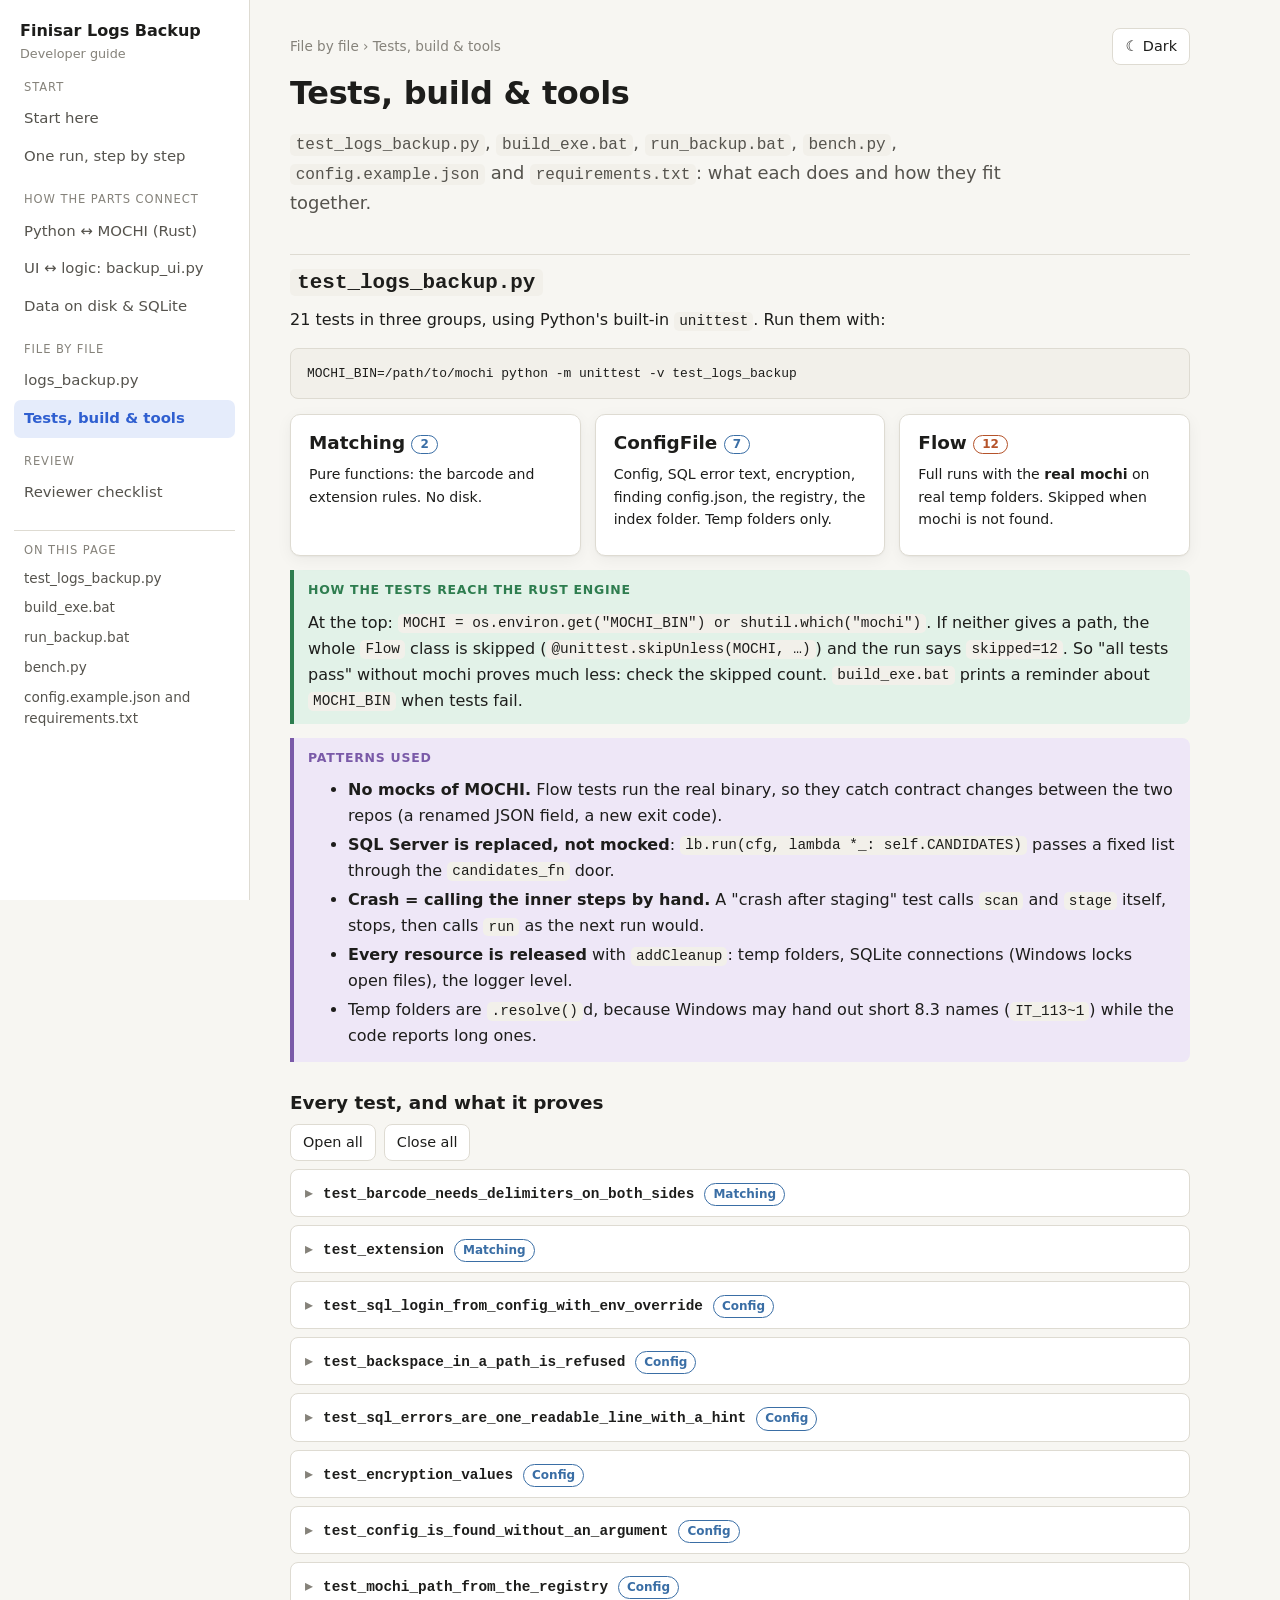
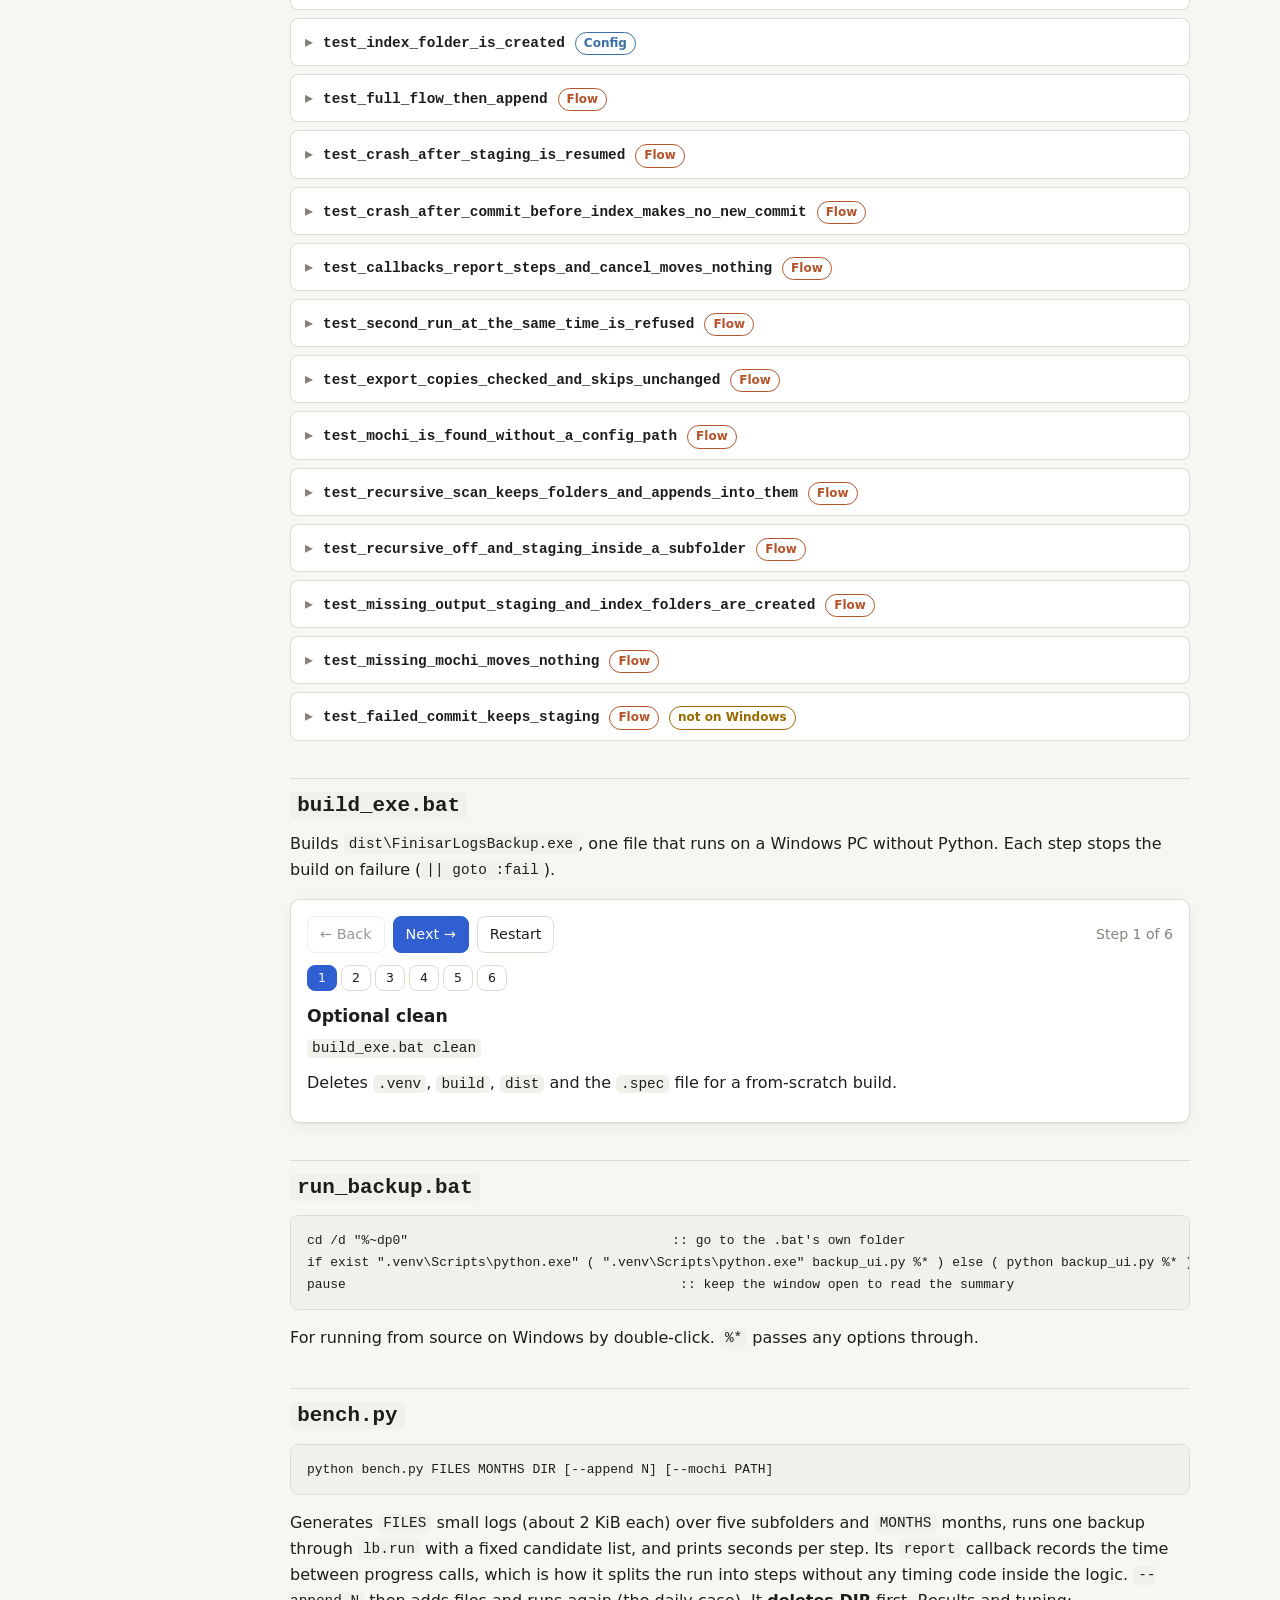
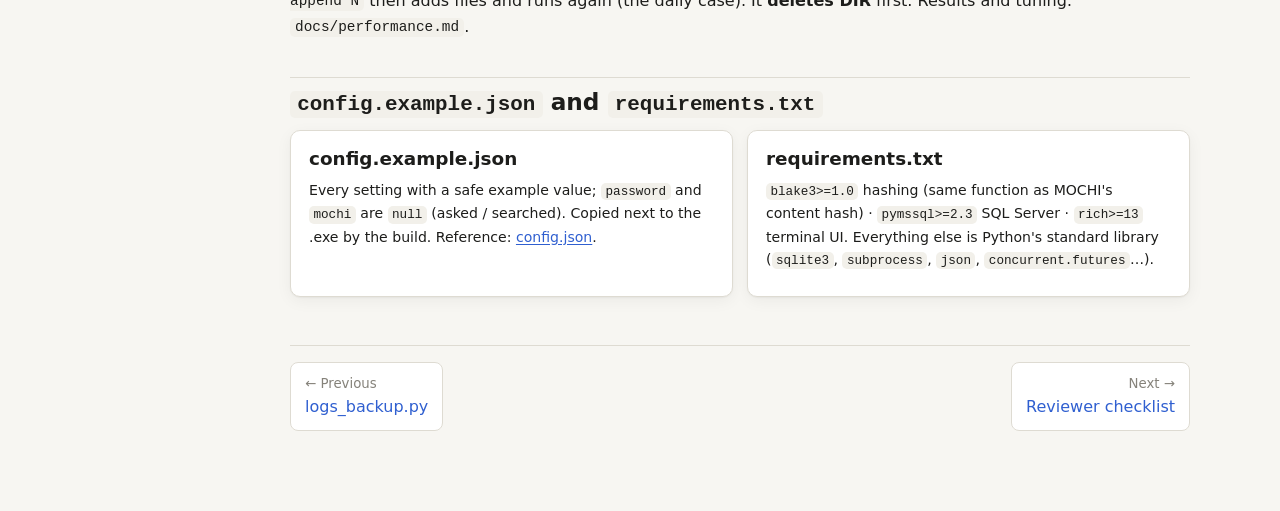
<file: docs/html/tests-tools.html>
<!doctype html>
<html lang="en">
<head>
<meta charset="utf-8">
<meta name="viewport" content="width=device-width, initial-scale=1">
<title>Tests and Tools</title>
<meta name="description" content="What each automated test proves, how the tests reach the real mochi engine, and how build_exe.bat, run_backup.bat and bench.py work.">
<link rel="stylesheet" href="assets/site.css">
<script src="assets/site.js"></script>
</head>
<body>
<div class="layout">
<aside class="side"><a class="brand" href="index.html">Finisar Logs Backup<small>Developer guide</small></a><nav></nav></aside>
<main class="main">
<div class="topbar"><button class="menu-btn">☰ Menu</button><span class="crumbs">File by file › Tests, build &amp; tools</span><button class="theme-btn">Theme</button></div>

<h1>Tests, build &amp; tools</h1>
<p class="lead"><code>test_logs_backup.py</code>, <code>build_exe.bat</code>, <code>run_backup.bat</code>, <code>bench.py</code>, <code>config.example.json</code> and <code>requirements.txt</code>: what each does and how they fit together.</p>

<h2 id="test-logs-backup-py"><code>test_logs_backup.py</code></h2>
<p>21 tests in three groups, using Python's built-in <code>unittest</code>. Run them with:</p>
<pre><code>MOCHI_BIN=/path/to/mochi python -m unittest -v test_logs_backup</code></pre>
<div class="grid">
<div class="card"><h3>Matching <span class="badge py">2</span></h3><p class="small">Pure functions: the barcode and extension rules. No disk.</p></div>
<div class="card"><h3>ConfigFile <span class="badge py">7</span></h3><p class="small">Config, SQL error text, encryption, finding config.json, the registry, the index folder. Temp folders only.</p></div>
<div class="card"><h3>Flow <span class="badge rs">12</span></h3><p class="small">Full runs with the <b>real mochi</b> on real temp folders. Skipped when mochi is not found.</p></div>
</div>
<div class="callout junior"><span class="label">How the tests reach the Rust engine</span>
<p>At the top: <code>MOCHI = os.environ.get("MOCHI_BIN") or shutil.which("mochi")</code>. If neither gives a path, the whole <code>Flow</code> class is skipped (<code>@unittest.skipUnless(MOCHI, …)</code>) and the run says <code>skipped=12</code>. So "all tests pass" without mochi proves much less: check the skipped count. <code>build_exe.bat</code> prints a reminder about <code>MOCHI_BIN</code> when tests fail.</p></div>
<div class="callout senior"><span class="label">Patterns used</span>
<ul>
<li><b>No mocks of MOCHI.</b> Flow tests run the real binary, so they catch contract changes between the two repos (a renamed JSON field, a new exit code).</li>
<li><b>SQL Server is replaced, not mocked</b>: <code>lb.run(cfg, lambda *_: self.CANDIDATES)</code> passes a fixed list through the <code>candidates_fn</code> door.</li>
<li><b>Crash = calling the inner steps by hand.</b> A "crash after staging" test calls <code>scan</code> and <code>stage</code> itself, stops, then calls <code>run</code> as the next run would.</li>
<li><b>Every resource is released</b> with <code>addCleanup</code>: temp folders, SQLite connections (Windows locks open files), the logger level.</li>
<li>Temp folders are <code>.resolve()</code>d, because Windows may hand out short 8.3 names (<code>IT_113~1</code>) while the code reports long ones.</li>
</ul></div>

<h3>Every test, and what it proves</h3>
<div class="tools"><button data-expand="open" data-target="#tests">Open all</button><button data-expand="close" data-target="#tests">Close all</button></div>
<div id="tests">
<details class="fn"><summary><code>test_barcode_needs_delimiters_on_both_sides</code> <span class="badge py">Matching</span></summary><div class="body"><p><code>é123ü</code> no; <code>é_123-ü</code> yes; <code>123_12345</code> finds both; <code>x12345</code> no; <code>AB-7</code> containing a delimiter still matches. Non-ASCII letters are not delimiters.</p></div></details>
<details class="fn"><summary><code>test_extension</code> <span class="badge py">Matching</span></summary><div class="body"><p><code>a.b.TXT</code> yes (last part, any case); <code>noext</code> no; <code>a.txt.bak</code> no.</p></div></details>
<details class="fn"><summary><code>test_sql_login_from_config_with_env_override</code> <span class="badge py">Config</span></summary><div class="body"><p><code>DB_USER</code> and <code>DB_PASSWORD</code> win over the file; an empty login names every missing part.</p></div></details>
<details class="fn"><summary><code>test_backspace_in_a_path_is_refused</code> <span class="badge py">Config</span></summary><div class="body"><p><code>"E:\backup.db"</code> in JSON contains a backspace; the config is refused with a message about <code>/</code>.</p></div></details>
<details class="fn"><summary><code>test_sql_errors_are_one_readable_line_with_a_hint</code> <span class="badge py">Config</span></summary><div class="body"><p>Real <code>pymssql</code> error shapes (20002 handshake, a stale 18456 code with a 20009 text, a login failure) become one line with the right hint; an unknown encryption value is refused.</p></div></details>
<details class="fn"><summary><code>test_encryption_values</code> <span class="badge py">Config</span></summary><div class="body"><p>Nine spellings map to <code>request</code>/<code>off</code>/<code>require</code> in the written freetds.conf; the "without encryption" warning is checked (not printed) for <code>off</code>.</p></div></details>
<details class="fn"><summary><code>test_config_is_found_without_an_argument</code> <span class="badge py">Config</span></summary><div class="body"><p>Current folder first, then next to the program, a given path always wins, and in a frozen .exe "next to the program" is the .exe's folder.</p></div></details>
<details class="fn"><summary><code>test_mochi_path_from_the_registry</code> <span class="badge py">Config</span></summary><div class="body"><p>A fake registry: App Paths first, install key + bin second, nothing when empty, nothing off Windows; registry places come before PATH; a configured path is the only place.</p></div></details>
<details class="fn"><summary><code>test_index_folder_is_created</code> <span class="badge py">Config</span></summary><div class="body"><p><code>open_index</code> creates missing folders for <code>db_path</code>.</p></div></details>
<details class="fn"><summary><code>test_full_flow_then_append</code> <span class="badge rs">Flow</span></summary><div class="body"><p>The <a href="run-flow.html">example run</a>: 2 files archived into 2 months, BC404 unmatched, non-matching files untouched, staging gone, index rows with the archive's BLAKE3 and <code>commit_seq 0</code>, <code>user_version 2</code>. Then a late file: the second run makes commit 1 and the head shows both files.</p></div></details>
<details class="fn"><summary><code>test_crash_after_staging_is_resumed</code> <span class="badge rs">Flow</span></summary><div class="body"><p>Stage by hand, stop, run again with <b>no candidates</b>: the leftover batch is still archived and staging removed.</p></div></details>
<details class="fn"><summary><code>test_crash_after_commit_before_index_makes_no_new_commit</code> <span class="badge rs">Flow</span></summary><div class="body"><p>Stage and commit by hand, stop before indexing: the next run leaves the head at <code>seq 0</code> (no duplicate commit) and indexes both files.</p></div></details>
<details class="fn"><summary><code>test_callbacks_report_steps_and_cancel_moves_nothing</code> <span class="badge rs">Flow</span></summary><div class="body"><p><code>confirm</code> returns False: status <code>cancelled</code>, the plan's numbers are right, only <code>query</code>/<code>scan</code> reported, files untouched, <b>no session row</b>. Then True: 2 files moved and <code>commit</code> reported.</p></div></details>
<details class="fn"><summary><code>test_second_run_at_the_same_time_is_refused</code> <span class="badge rs">Flow</span></summary><div class="body"><p>While the lock is held, <code>run</code> raises "another backup run" and moves nothing; afterwards it works.</p></div></details>
<details class="fn"><summary><code>test_export_copies_checked_and_skips_unchanged</code> <span class="badge rs">Flow</span></summary><div class="body"><p>Export copies 2 archives and the index with matching BLAKE3, removes the SQL password, writes RESTORE.txt; a second export copies nothing; a target inside <code>output_dir</code> is refused.</p></div></details>
<details class="fn"><summary><code>test_mochi_is_found_without_a_config_path</code> <span class="badge rs">Flow</span></summary><div class="body"><p>With the registry switched off and PATH empty: not found (error lists the checkout path, no desktop hint); then found in a <code>MOCHI/target/release</code> checkout, in <code>~/.cargo/bin</code>, in the setup's <code>bin</code>; and the desktop-app hint when only <code>mochi-desktop.exe</code> exists.</p></div></details>
<details class="fn"><summary><code>test_recursive_scan_keeps_folders_and_appends_into_them</code> <span class="badge rs">Flow</span></summary><div class="body"><p>Deep files keep their folders in the archive; the same file name in two folders stays two entries; a later file in an existing folder is added and the earlier one stays.</p></div></details>
<details class="fn"><summary><code>test_recursive_off_and_staging_inside_a_subfolder</code> <span class="badge rs">Flow</span></summary><div class="body"><p><code>recursive: false</code> scans only the top of each subfolder; a staging folder inside a subfolder is never scanned; a non-boolean <code>recursive</code> is refused.</p></div></details>
<details class="fn"><summary><code>test_missing_output_staging_and_index_folders_are_created</code> <span class="badge rs">Flow</span></summary><div class="body"><p>New output, staging and index folders are created; an output path blocked by a file gives "cannot create output_dir".</p></div></details>
<details class="fn"><summary><code>test_missing_mochi_moves_nothing</code> <span class="badge rs">Flow</span></summary><div class="body"><p>A bad mochi path stops a real run before anything is staged; a dry run only warns and still reports 2 matches.</p></div></details>
<details class="fn"><summary><code>test_failed_commit_keeps_staging</code> <span class="badge rs">Flow</span> <span class="badge warn">not on Windows</span></summary><div class="body"><p>A fake mochi (a shell script) that answers <code>--version</code> but fails every commit with <code>IO_ERROR</code>: the run raises, files stay in staging; with the real mochi the next run finishes them. Skipped on Windows because it needs a shell script.</p></div></details>
</div>

<h2 id="build-exe-bat"><code>build_exe.bat</code></h2>
<p>Builds <code>dist\FinisarLogsBackup.exe</code>, one file that runs on a Windows PC without Python. Each step stops the build on failure (<code>|| goto :fail</code>).</p>
<div class="stepper" data-src="build-steps"></div>
<script type="application/json" id="build-steps">[
{"title":"Optional clean","who":"<code>build_exe.bat clean</code>","html":"<p>Deletes <code>.venv</code>, <code>build</code>, <code>dist</code> and the <code>.spec</code> file for a from-scratch build.</p>"},
{"title":"Create a virtual environment","who":"<code>py -3 -m venv .venv</code> (or <code>python -m venv</code>)","html":"<p>A private copy of Python in <code>.venv</code>, so nothing is installed into the system Python. Only on the first run.</p><p class='small muted'>A <b>virtual environment</b> is like a project-local <code>node_modules</code> for Python.</p>"},
{"title":"Install libraries","who":"<code>pip install -r requirements.txt pyinstaller</code>","html":"<p><code>blake3</code>, <code>pymssql</code>, <code>rich</code>, plus PyInstaller for the build itself.</p>"},
{"title":"Run the tests (gate)","who":"<code>python -m unittest -q test_logs_backup</code>","html":"<p>If any test fails the build stops with <i>Tests failed: not building</i>. On a PC where mochi is not found, the 12 Flow tests are <b>skipped</b>, not failed, so the build continues; set <code>MOCHI_BIN</code> to run them.</p>"},
{"title":"Bundle","who":"<code>PyInstaller --onefile --console --name FinisarLogsBackup --collect-all pymssql --collect-submodules rich backup_ui.py</code>","html":"<p>PyInstaller starts at <code>backup_ui.py</code>, follows imports to <code>logs_backup.py</code> and the libraries, and packs them with Python into one .exe. <code>--collect-all pymssql</code> includes its native FreeTDS files, which an import scan alone would miss.</p>"},
{"title":"Ship","who":"<code>dist\\FinisarLogsBackup.exe</code> + <code>config.example.json</code>","html":"<p>Copy both to the target PC, rename the example to <code>config.json</code> and edit it. mochi.exe is installed separately (MOCHI setup) and found at run time.</p>"}
]</script>

<h2 id="run-backup-bat"><code>run_backup.bat</code></h2>
<pre><code>cd /d "%~dp0"                                  :: go to the .bat's own folder
if exist ".venv\Scripts\python.exe" ( ".venv\Scripts\python.exe" backup_ui.py %* ) else ( python backup_ui.py %* )
pause                                           :: keep the window open to read the summary</code></pre>
<p>For running from source on Windows by double-click. <code>%*</code> passes any options through.</p>

<h2 id="bench-py"><code>bench.py</code></h2>
<pre><code>python bench.py FILES MONTHS DIR [--append N] [--mochi PATH]</code></pre>
<p>Generates <code>FILES</code> small logs (about 2 KiB each) over five subfolders and <code>MONTHS</code> months, runs one backup through <code>lb.run</code> with a fixed candidate list, and prints seconds per step. Its <code>report</code> callback records the time between progress calls, which is how it splits the run into steps without any timing code inside the logic. <code>--append N</code> then adds files and runs again (the daily case). It <b>deletes DIR</b> first. Results and tuning: <code>docs/performance.md</code>.</p>

<h2 id="config-example-json-and-requirements-txt"><code>config.example.json</code> and <code>requirements.txt</code></h2>
<div class="grid">
<div class="card"><h3>config.example.json</h3><p class="small">Every setting with a safe example value; <code>password</code> and <code>mochi</code> are <code>null</code> (asked / searched). Copied next to the .exe by the build. Reference: <a href="data.html#config-json">config.json</a>.</p></div>
<div class="card"><h3>requirements.txt</h3><p class="small"><code>blake3&gt;=1.0</code> hashing (same function as MOCHI's content hash) · <code>pymssql&gt;=2.3</code> SQL Server · <code>rich&gt;=13</code> terminal UI. Everything else is Python's standard library (<code>sqlite3</code>, <code>subprocess</code>, <code>json</code>, <code>concurrent.futures</code>…).</p></div>
</div>

</main>
</div>
</body>
</html>
</file>
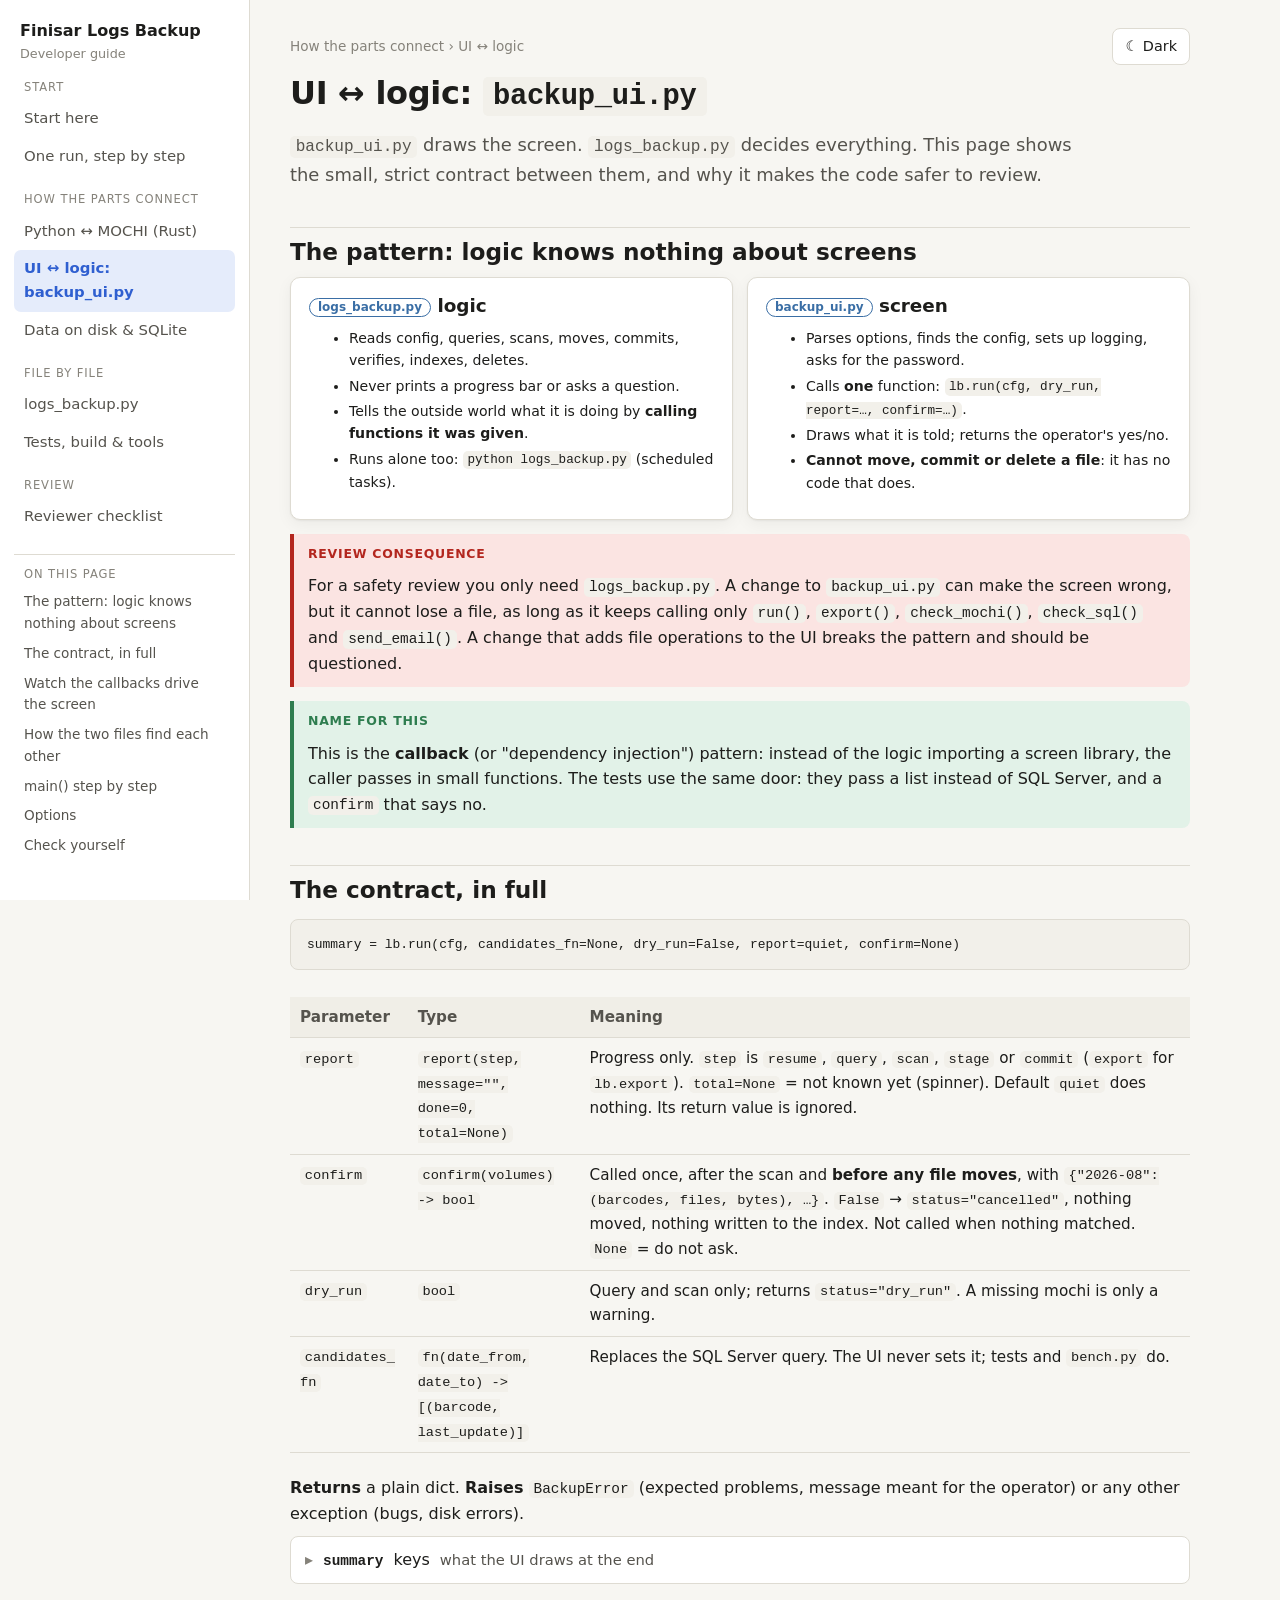
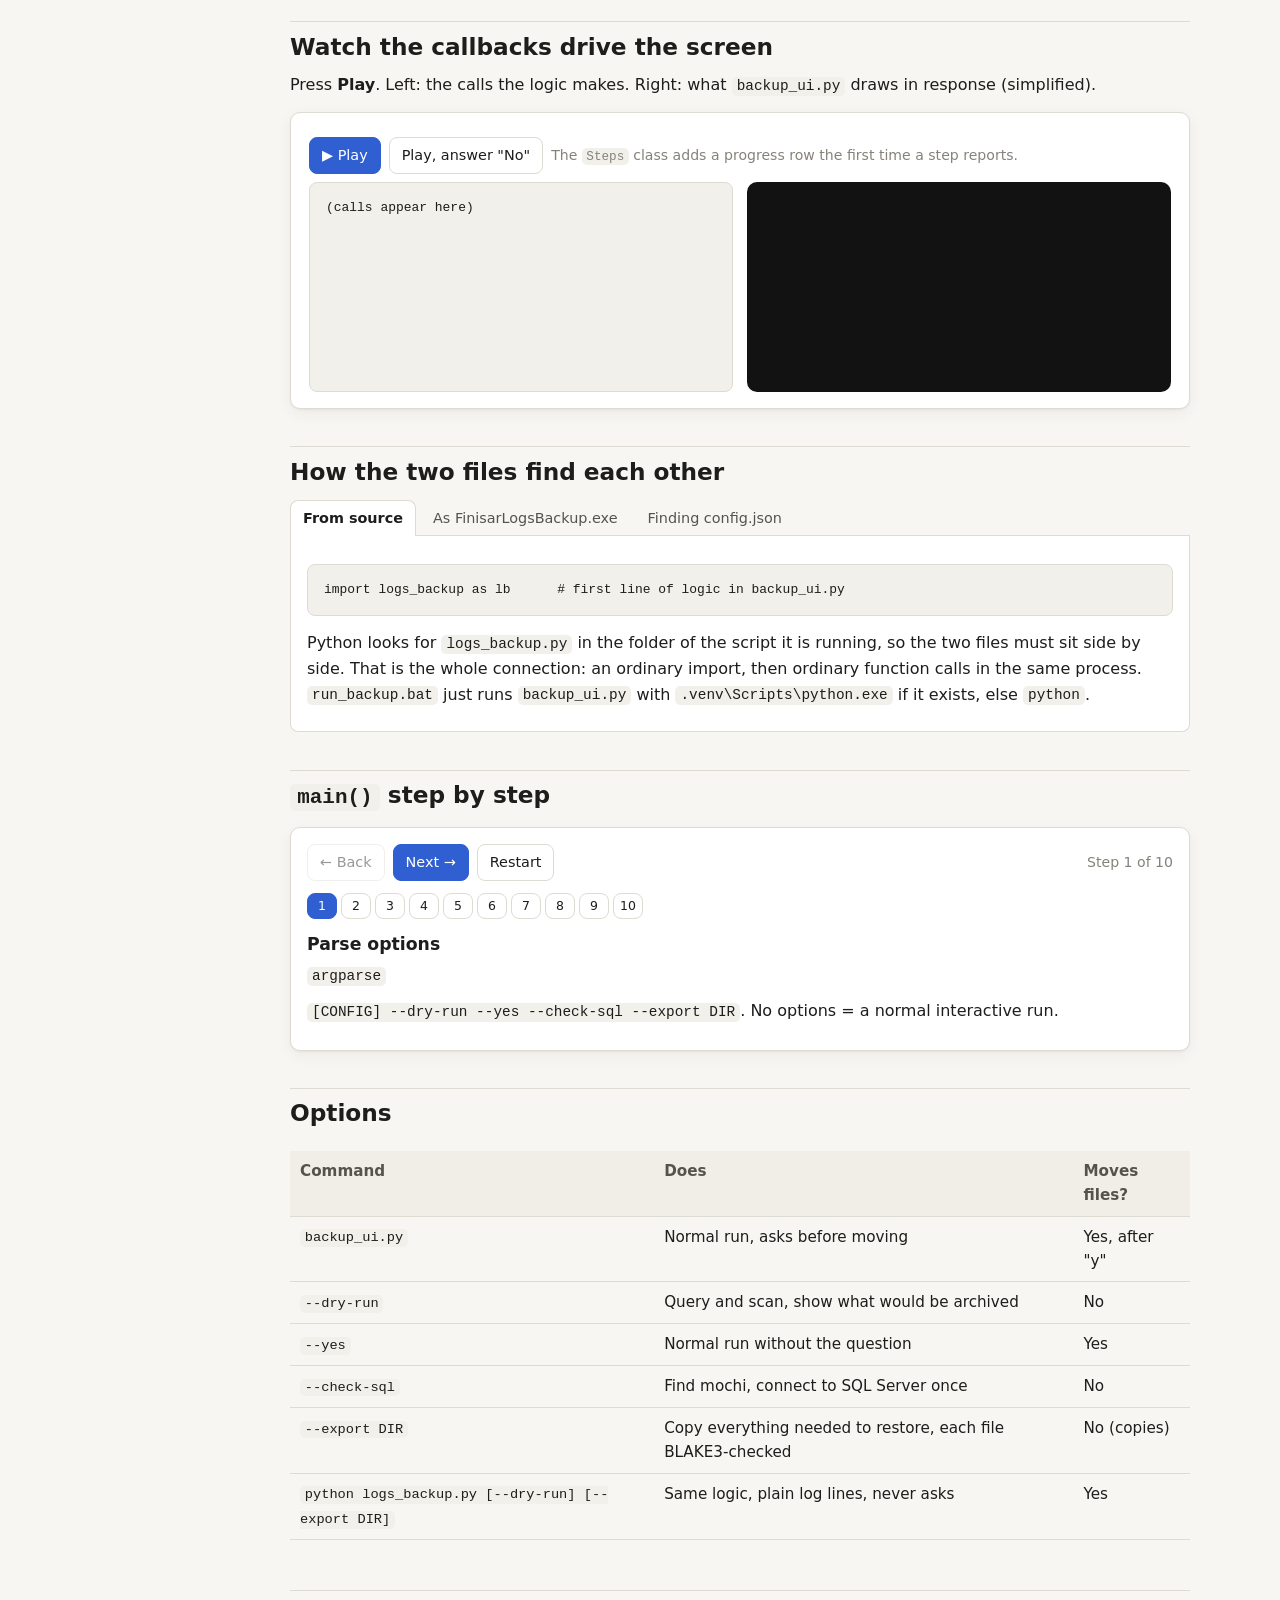
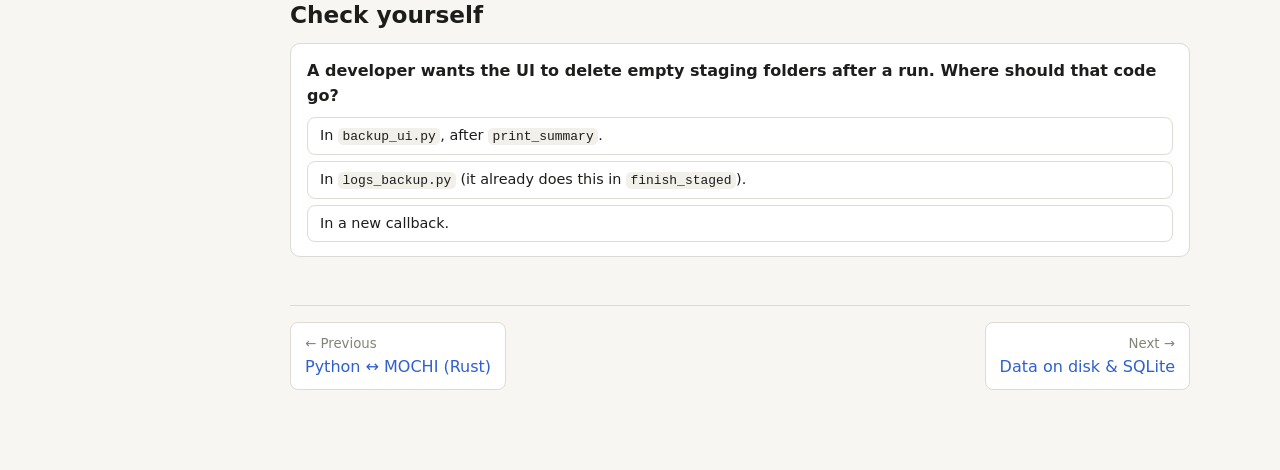
<file: docs/html/ui.html>
<!doctype html>
<html lang="en">
<head>
<meta charset="utf-8">
<meta name="viewport" content="width=device-width, initial-scale=1">
<title>UI and Logic</title>
<meta name="description" content="How backup_ui.py (the terminal screen) connects to logs_backup.py (the logic) through one function call and two callbacks.">
<link rel="stylesheet" href="assets/site.css">
<script src="assets/site.js"></script>
<style>
.term-screen { background: #121212; color: #e6e6e6; font: 13px/1.5 var(--mono); padding: 14px 16px; border-radius: 10px; min-height: 210px; overflow-x: auto; white-space: pre; }
.term-screen .g { color: #7fd18b; } .term-screen .y { color: #e8c66a; } .term-screen .r { color: #f08a82; } .term-screen .d { color: #8a8a8a; } .term-screen .c { color: #79c6e6; }
</style>
</head>
<body>
<div class="layout">
<aside class="side"><a class="brand" href="index.html">Finisar Logs Backup<small>Developer guide</small></a><nav></nav></aside>
<main class="main">
<div class="topbar"><button class="menu-btn">☰ Menu</button><span class="crumbs">How the parts connect › UI ↔ logic</span><button class="theme-btn">Theme</button></div>

<h1>UI ↔ logic: <code>backup_ui.py</code></h1>
<p class="lead"><code>backup_ui.py</code> draws the screen. <code>logs_backup.py</code> decides everything. This page shows the small, strict contract between them, and why it makes the code safer to review.</p>

<h2>The pattern: logic knows nothing about screens</h2>
<div class="grid">
<div class="card"><h3><span class="badge py">logs_backup.py</span> logic</h3><ul class="small">
<li>Reads config, queries, scans, moves, commits, verifies, indexes, deletes.</li>
<li>Never prints a progress bar or asks a question.</li>
<li>Tells the outside world what it is doing by <b>calling functions it was given</b>.</li>
<li>Runs alone too: <code>python logs_backup.py</code> (scheduled tasks).</li></ul></div>
<div class="card"><h3><span class="badge py">backup_ui.py</span> screen</h3><ul class="small">
<li>Parses options, finds the config, sets up logging, asks for the password.</li>
<li>Calls <b>one</b> function: <code>lb.run(cfg, dry_run, report=…, confirm=…)</code>.</li>
<li>Draws what it is told; returns the operator's yes/no.</li>
<li><b>Cannot move, commit or delete a file</b>: it has no code that does.</li></ul></div>
</div>
<div class="callout rule"><span class="label">Review consequence</span>
<p>For a safety review you only need <code>logs_backup.py</code>. A change to <code>backup_ui.py</code> can make the screen wrong, but it cannot lose a file, as long as it keeps calling only <code>run()</code>, <code>export()</code>, <code>check_mochi()</code>, <code>check_sql()</code> and <code>send_email()</code>. A change that adds file operations to the UI breaks the pattern and should be questioned.</p></div>
<div class="callout junior"><span class="label">Name for this</span>
<p>This is the <b>callback</b> (or "dependency injection") pattern: instead of the logic importing a screen library, the caller passes in small functions. The tests use the same door: they pass a list instead of SQL Server, and a <code>confirm</code> that says no.</p></div>

<h2 id="the-contract-in-full">The contract, in full</h2>
<pre><code>summary = lb.run(cfg, candidates_fn=None, dry_run=False, report=quiet, confirm=None)</code></pre>
<div class="table-wrap"><table>
<tr><th>Parameter</th><th>Type</th><th>Meaning</th></tr>
<tr><td><code>report</code></td><td><code>report(step, message="", done=0, total=None)</code></td><td>Progress only. <code>step</code> is <code>resume</code>, <code>query</code>, <code>scan</code>, <code>stage</code> or <code>commit</code> (<code>export</code> for <code>lb.export</code>). <code>total=None</code> = not known yet (spinner). Default <code>quiet</code> does nothing. Its return value is ignored.</td></tr>
<tr><td><code>confirm</code></td><td><code>confirm(volumes) -&gt; bool</code></td><td>Called once, after the scan and <b>before any file moves</b>, with <code>{"2026-08": (barcodes, files, bytes), …}</code>. <code>False</code> → <code>status="cancelled"</code>, nothing moved, nothing written to the index. Not called when nothing matched. <code>None</code> = do not ask.</td></tr>
<tr><td><code>dry_run</code></td><td><code>bool</code></td><td>Query and scan only; returns <code>status="dry_run"</code>. A missing mochi is only a warning.</td></tr>
<tr><td><code>candidates_fn</code></td><td><code>fn(date_from, date_to) -&gt; [(barcode, last_update)]</code></td><td>Replaces the SQL Server query. The UI never sets it; tests and <code>bench.py</code> do.</td></tr>
</table></div>
<p><b>Returns</b> a plain dict. <b>Raises</b> <code>BackupError</code> (expected problems, message meant for the operator) or any other exception (bugs, disk errors).</p>
<details class="fn"><summary><code>summary</code> keys <span class="what">what the UI draws at the end</span></summary><div class="body">
<table>
<tr><th>Key</th><th>Meaning</th></tr>
<tr><td><code>status</code></td><td><code>done</code>, <code>dry_run</code> or <code>cancelled</code></td></tr>
<tr><td><code>window</code></td><td><code>(from, to)</code>; <code>from</code> is <code>None</code> on the first run</td></tr>
<tr><td><code>candidates</code></td><td>distinct barcodes from SQL Server</td></tr>
<tr><td><code>scanned</code></td><td>files looked at</td></tr>
<tr><td><code>matched_barcodes</code>, <code>matched_files</code></td><td>what this run found to archive</td></tr>
<tr><td><code>barcodes</code>, <code>files_moved</code></td><td>what was committed (0 for dry run / cancel)</td></tr>
<tr><td><code>volumes</code></td><td><code>{month: (barcodes, files, bytes)}</code>: committed when <code>done</code>, otherwise found</td></tr>
<tr><td><code>resumed</code>, <code>errors</code></td><td>files finished from an earlier run; problems counted</td></tr>
<tr><td><code>session_id</code>, <code>unmatched</code></td><td>only when <code>done</code>; <code>unmatched</code> = barcodes with no files (used by the email)</td></tr>
</table></div></details>

<h2>Watch the callbacks drive the screen</h2>
<p>Press <b>Play</b>. Left: the calls the logic makes. Right: what <code>backup_ui.py</code> draws in response (simplified).</p>
<div class="card">
<div class="tools"><button class="primary" id="play">▶ Play</button><button id="answer-no">Play, answer "No"</button><span class="muted small" style="align-self:center">The <code>Steps</code> class adds a progress row the first time a step reports.</span></div>
<div class="grid" style="grid-template-columns:repeat(auto-fit,minmax(280px,1fr))">
<pre id="calls" style="min-height:210px;margin:0"><code>(calls appear here)</code></pre>
<div id="screen" class="term-screen"></div>
</div>
</div>
<script>
(function () {
  var script = [
    ["report('query', '(start) .. 2026-11-02')", { query: ["⠋", "Query SQL Server (start) .. 2026-11-02", ""] }],
    ["report('query', '3 candidate barcodes', 1, 1)", { query: ["✓", "Query SQL Server 3 candidate barcodes", "1/1"] }],
    ["report('scan', '0 matches', 2000)", { scan: ["⠙", "Scan folders 0 matches", "2000/?"] }],
    ["report('scan', '2 matches', 4, 4)", { scan: ["✓", "Scan folders 2 matches", "4/4"] }],
    ["confirm({'2026-07': (1, 1, 7), '2026-08': (1, 1, 10)})", "confirm"],
    ["report('stage', '', 2, 2)", { stage: ["✓", "Stage files", "2/2"] }],
    ["report('commit', '', 0, 2)", { commit: ["⠹", "Commit, verify, index", "0/2"] }],
    ["report('commit', '2026-07', 1, 2)", { commit: ["⠸", "Commit, verify, index 2026-07", "1/2"] }],
    ["report('commit', '2026-08', 2, 2)", { commit: ["✓", "Commit, verify, index 2026-08", "2/2"] }],
    ["return {'status': 'done', 'files_moved': 2, …}", "summary"]
  ];
  var calls = document.getElementById("calls"), screen = document.getElementById("screen");
  var timer = null;
  function render(rows, extra) {
    var out = "";
    ["query", "scan", "stage", "commit"].forEach(function (k) {
      if (!rows[k]) return;
      var r = rows[k], done = r[0] === "✓";
      out += (done ? "<span class='g'>✓</span>" : "<span class='c'>" + r[0] + "</span>") + " " + r[1] + "  <span class='d'>" + (done ? "━━━━━━━━━━" : "━━━━╺━━━━━") + "</span> " + r[2] + "\n";
    });
    screen.innerHTML = out + (extra || "");
  }
  function play(no) {
    clearInterval(timer);
    var rows = {}, i = 0, log = [];
    calls.textContent = ""; render(rows);
    timer = setInterval(function () {
      if (i >= script.length) { clearInterval(timer); return; }
      var s = script[i++], extra = "";
      if (s[1] === "confirm") {
        extra = "\n<span class='y'>Month     Barcodes  Files  Size  Status\n2026-07          1      1  7 B   to archive\n2026-08          1      1  10 B  to archive</span>\nArchive 2 barcodes (2 files, 17 B) into 2 monthly archive(s)? [y/n] (n): " + (no ? "<span class='r'>n</span>" : "<span class='g'>y</span>");
        log.push(s[0] + "  -> " + (no ? "False" : "True"));
        if (no) {
          log.push("return {'status': 'cancelled', 'files_moved': 0, …}");
          calls.textContent = log.join("\n");
          render(rows, extra + "\n\n<span class='y'>╭──────────────────────────────────────────────╮\n│ Cancelled. Nothing was moved or recorded.    │\n╰──────────────────────────────────────────────╯</span>");
          clearInterval(timer); return;
        }
      } else if (s[1] === "summary") {
        extra = "\n<span class='g'>╭─ Finisar log backup ──────────────────────────╮\n│ Window      (start) .. 2026-11-02             │\n│ Candidates  3 barcodes                        │\n│ To archive  2 files (2 barcodes)              │\n│ Committed   2 files (2 barcodes)              │\n│ Errors      0                                 │\n╰───────────────────────────────────────────────╯</span>";
        log.push(s[0]);
      } else {
        for (var k in s[1]) rows[k] = s[1][k];
        log.push(s[0]);
      }
      calls.textContent = log.join("\n");
      render(rows, extra);
    }, 650);
  }
  document.getElementById("play").addEventListener("click", function () { play(false); });
  document.getElementById("answer-no").addEventListener("click", function () { play(true); });
  render({});
})();
</script>

<h2>How the two files find each other</h2>
<div class="tabs">
<div role="tablist" aria-label="How files are found">
<button role="tab" aria-controls="f1" id="tf1">From source</button>
<button role="tab" aria-controls="f2" id="tf2">As FinisarLogsBackup.exe</button>
<button role="tab" aria-controls="f3" id="tf3">Finding config.json</button>
</div>
<div role="tabpanel" id="f1" aria-labelledby="tf1">
<pre><code>import logs_backup as lb      # first line of logic in backup_ui.py</code></pre>
<p>Python looks for <code>logs_backup.py</code> in the folder of the script it is running, so the two files must sit side by side. That is the whole connection: an ordinary import, then ordinary function calls in the same process. <code>run_backup.bat</code> just runs <code>backup_ui.py</code> with <code>.venv\Scripts\python.exe</code> if it exists, else <code>python</code>.</p></div>
<div role="tabpanel" id="f2" aria-labelledby="tf2">
<p><code>build_exe.bat</code> runs PyInstaller on <code>backup_ui.py</code>. PyInstaller follows the imports and packs Python itself, both <code>.py</code> files and the libraries (<code>rich</code>, <code>pymssql</code> with its FreeTDS, <code>blake3</code>) into one file. At start-up the .exe unpacks to a temporary folder and runs from there.</p>
<p>That is why <code>program_dir()</code> exists: in the .exe, <code>__file__</code> points into the temporary folder, so "next to the program" must use <code>sys.executable</code> (the .exe's real folder) instead. <code>mochi.exe</code> is <b>not</b> packed inside; it is found at run time like any other install.</p></div>
<div role="tabpanel" id="f3" aria-labelledby="tf3">
<p><code>find_config()</code>: the path given on the command line, else <code>config.json</code> in the current folder, else <code>config.json</code> next to the program (the .exe's folder when frozen). Double-clicking the .exe starts it in its own folder, so a <code>config.json</code> beside it is found. <code>backup.log</code> is written next to whichever config was used.</p></div>
</div>

<h2><code>main()</code> step by step</h2>
<div class="stepper" data-src="ui-steps"></div>
<script type="application/json" id="ui-steps">[
{"title":"Parse options","who":"<code>argparse</code>","html":"<p><code>[CONFIG] --dry-run --yes --check-sql --export DIR</code>. No options = a normal interactive run.</p>"},
{"title":"Find the config","who":"<code>lb.find_config</code>","html":"<p>On failure: a red <i>Config problem</i> panel and exit code 2, before anything else happens.</p>"},
{"title":"Set up logging (two places)","who":"<code>RichHandler</code> + <code>FileHandler</code>","html":"<p>Warnings and errors go to the screen (without tracebacks). <b>Everything</b> from INFO up goes to <code>backup.log</code> next to the config, with timestamps, for audit. The logic only uses <code>log.info/warning/error</code>; where it ends up is the UI's choice.</p>"},
{"title":"Read the config","who":"<code>lb.Config</code>","html":"<p>Invalid JSON, a missing key or a broken path → <i>Config problem</i> panel, exit 2. If the error is about an escape, it adds: write Windows paths with <code>/</code>.</p>"},
{"title":"Branch: --export","who":"<code>export(cfg, target)</code> → <code>lb.export</code>","html":"<p>Copies archives, index (SQLite backup API), config without password, staging if any, and <code>RESTORE.txt</code>. Draws a table of what was copied now vs unchanged. No SQL password needed.</p>"},
{"title":"Ask for the SQL password","who":"<code>Prompt.ask(..., password=True)</code>","html":"<p>Only if a user is set and the password is empty in both <code>config.json</code> and <code>DB_PASSWORD</code>. Typed hidden, kept in memory for this run, never written.</p>"},
{"title":"Branch: --check-sql","who":"<code>check_setup</code>","html":"<p>Finds mochi (green or red panel), then makes <b>one</b> SQL Server connection (<code>SELECT @@VERSION</code>, no retries). Changes nothing on disk. Exit 1 if either fails.</p>"},
{"title":"Run","who":"<code>lb.run(cfg, dry_run, report=Steps(progress), confirm=ask_confirm(progress, yes))</code>","html":"<p>The progress display is live while the logic runs. <code>ask_confirm</code> pauses it to print the table and ask, then resumes it.</p>"},
{"title":"If it fails","who":"<code>except Exception</code>","html":"<p>Marks the running step with a red ✗, writes the full traceback to <code>backup.log</code>, and shows: <i>Nothing is lost: files not yet committed are still in the source folders or in staging. Run again to continue.</i> Exit 1.</p>"},
{"title":"Summary and email","who":"<code>print_summary</code>, <code>lb.send_email</code>","html":"<p>Archive table plus totals. Only after <code>status == 'done'</code> and with <code>email</code> configured is the report emailed. When the .exe was double-clicked (no arguments), it waits for Enter so the window does not vanish.</p>"}
]</script>

<h2>Options</h2>
<div class="table-wrap"><table>
<tr><th>Command</th><th>Does</th><th>Moves files?</th></tr>
<tr><td><code>backup_ui.py</code></td><td>Normal run, asks before moving</td><td>Yes, after "y"</td></tr>
<tr><td><code>--dry-run</code></td><td>Query and scan, show what would be archived</td><td>No</td></tr>
<tr><td><code>--yes</code></td><td>Normal run without the question</td><td>Yes</td></tr>
<tr><td><code>--check-sql</code></td><td>Find mochi, connect to SQL Server once</td><td>No</td></tr>
<tr><td><code>--export DIR</code></td><td>Copy everything needed to restore, each file BLAKE3-checked</td><td>No (copies)</td></tr>
<tr><td><code>python logs_backup.py [--dry-run] [--export DIR]</code></td><td>Same logic, plain log lines, never asks</td><td>Yes</td></tr>
</table></div>

<h2>Check yourself</h2>
<div class="quiz"><p class="q">A developer wants the UI to delete empty staging folders after a run. Where should that code go?</p>
<div class="opts"><button>In <code>backup_ui.py</code>, after <code>print_summary</code>.</button><button data-right>In <code>logs_backup.py</code> (it already does this in <code>finish_staged</code>).</button><button>In a new callback.</button></div>
<p class="why">File operations belong to the logic, where they are tested and ordered with the safety rules. The UI only draws.</p></div>

</main>
</div>
</body>
</html>
</file>
<file: docs/html/assets/site.css>
/* Shared style for the HTML docs. No external files: the pages work offline,
   opened straight from disk (file://) on a PC with no internet. */
:root {
  --bg: #f7f6f2;
  --panel: #ffffff;
  --panel-2: #f0eee7;
  --ink: #1d1d1b;
  --ink-2: #55534d;
  --ink-3: #85827a;
  --line: #dedbd2;
  --accent: #2f5fd0;
  --accent-ink: #ffffff;
  --accent-soft: #e5ecfb;
  --py: #3a6ea5;        /* Python side */
  --py-soft: #e3edf8;
  --rs: #b5532a;        /* Rust side (MOCHI) */
  --rs-soft: #f8e9e1;
  --db: #4b7f52;        /* SQLite / data */
  --db-soft: #e4f0e5;
  --sql: #7a5aa8;       /* SQL Server */
  --sql-soft: #eee7f7;
  --ok: #2e7d4f;
  --ok-soft: #e2f2e8;
  --warn: #9a6a00;
  --warn-soft: #fbf1d9;
  --bad: #b3261e;
  --bad-soft: #fbe4e2;
  --code-bg: #f2f0ea;
  --shadow: 0 1px 2px rgba(0,0,0,.05), 0 4px 16px rgba(0,0,0,.05);
  --radius: 10px;
  --mono: ui-monospace, "Cascadia Code", "SF Mono", Consolas, "Liberation Mono", monospace;
  --sans: system-ui, -apple-system, "Segoe UI", Roboto, "Helvetica Neue", Arial, sans-serif;
}
@media (prefers-color-scheme: dark) {
  :root:not([data-theme="light"]) {
    --bg: #161615; --panel: #1f1f1d; --panel-2: #272724; --ink: #ecebe6; --ink-2: #b6b3aa;
    --ink-3: #8a877f; --line: #393833; --accent: #7ea2ff; --accent-ink: #10131a; --accent-soft: #232c42;
    --py: #84b3e6; --py-soft: #1f2b39; --rs: #e99a74; --rs-soft: #3a261d; --db: #8cc795; --db-soft: #1f2f22;
    --sql: #bda2e6; --sql-soft: #2c2338; --ok: #79c997; --ok-soft: #1c2e23; --warn: #e2b74e; --warn-soft: #352b14;
    --bad: #f08a82; --bad-soft: #3a1f1d; --code-bg: #262623; --shadow: 0 1px 2px rgba(0,0,0,.4);
  }
}
:root[data-theme="dark"] {
  --bg: #161615; --panel: #1f1f1d; --panel-2: #272724; --ink: #ecebe6; --ink-2: #b6b3aa;
  --ink-3: #8a877f; --line: #393833; --accent: #7ea2ff; --accent-ink: #10131a; --accent-soft: #232c42;
  --py: #84b3e6; --py-soft: #1f2b39; --rs: #e99a74; --rs-soft: #3a261d; --db: #8cc795; --db-soft: #1f2f22;
  --sql: #bda2e6; --sql-soft: #2c2338; --ok: #79c997; --ok-soft: #1c2e23; --warn: #e2b74e; --warn-soft: #352b14;
  --bad: #f08a82; --bad-soft: #3a1f1d; --code-bg: #262623; --shadow: 0 1px 2px rgba(0,0,0,.4);
}

* { box-sizing: border-box; }
html { -webkit-text-size-adjust: 100%; }
body {
  margin: 0; background: var(--bg); color: var(--ink);
  font: 16px/1.6 var(--sans);
}
a { color: var(--accent); text-underline-offset: 2px; }
code, kbd, pre { font-family: var(--mono); font-size: .9em; }
code { background: var(--code-bg); padding: .1em .35em; border-radius: 5px; overflow-wrap: anywhere; }
pre { background: var(--code-bg); padding: 14px 16px; border-radius: 8px; overflow-x: auto; line-height: 1.5; border: 1px solid var(--line); }
pre code { background: none; padding: 0; overflow-wrap: normal; }
h1, h2, h3, h4 { line-height: 1.25; margin: 1.6em 0 .5em; }
h1 { font-size: 2rem; margin-top: .2em; letter-spacing: -.01em; }
h2 { font-size: 1.45rem; padding-top: .4em; border-top: 1px solid var(--line); }
h3 { font-size: 1.15rem; }
p, ul, ol { margin: .6em 0; }
li { margin: .2em 0; }
hr { border: 0; border-top: 1px solid var(--line); margin: 2em 0; }
table { border-collapse: collapse; width: 100%; margin: .8em 0; font-size: .95em; }
th, td { text-align: left; vertical-align: top; padding: 8px 10px; border-bottom: 1px solid var(--line); }
th { color: var(--ink-2); font-weight: 600; background: var(--panel-2); }
.table-wrap { overflow-x: auto; }

/* ---------- layout ---------- */
.layout { display: grid; grid-template-columns: 250px minmax(0, 1fr); min-height: 100vh; }
.side {
  position: sticky; top: 0; height: 100vh; overflow-y: auto;
  border-right: 1px solid var(--line); background: var(--panel); padding: 18px 14px;
}
.brand { font-weight: 700; font-size: 1rem; margin: 0 6px 14px; display: block; color: var(--ink); text-decoration: none; }
.brand small { display: block; font-weight: 400; color: var(--ink-3); font-size: .8rem; }
.side nav a {
  display: block; padding: 7px 10px; border-radius: 7px; color: var(--ink-2);
  text-decoration: none; font-size: .93rem;
}
.side nav a:hover { background: var(--panel-2); color: var(--ink); }
.side nav a[aria-current="page"] { background: var(--accent-soft); color: var(--accent); font-weight: 600; }
.side nav .group { margin: 14px 10px 4px; font-size: .72rem; text-transform: uppercase; letter-spacing: .08em; color: var(--ink-3); }
.side .toc { margin-top: 18px; border-top: 1px solid var(--line); padding-top: 10px; }
.side .toc a { display: block; font-size: .85rem; padding: 4px 10px; color: var(--ink-2); text-decoration: none; border-radius: 6px; }
.side .toc a:hover { background: var(--panel-2); color: var(--ink); }
.main { padding: 28px 40px 80px; max-width: 980px; width: 100%; min-width: 0; }
.topbar { display: flex; gap: 10px; align-items: center; justify-content: space-between; margin-bottom: 8px; }
.crumbs { color: var(--ink-3); font-size: .85rem; flex: 1; min-width: 0; }
.topbar button { white-space: nowrap; flex: none; }
.menu-btn { display: none; }
button, .btn {
  font: inherit; font-size: .9rem; border: 1px solid var(--line); background: var(--panel);
  color: var(--ink); padding: 6px 12px; border-radius: 8px; cursor: pointer;
}
button:hover, .btn:hover { border-color: var(--ink-3); }
button.primary { background: var(--accent); color: var(--accent-ink); border-color: var(--accent); }
button:disabled { opacity: .45; cursor: default; }
button:focus-visible, a:focus-visible, summary:focus-visible { outline: 2px solid var(--accent); outline-offset: 2px; }
.lead { font-size: 1.12rem; color: var(--ink-2); max-width: 70ch; }
.pager { display: flex; justify-content: space-between; gap: 12px; margin-top: 48px; border-top: 1px solid var(--line); padding-top: 16px; flex-wrap: wrap; }
.pager a { text-decoration: none; padding: 10px 14px; border: 1px solid var(--line); border-radius: 8px; background: var(--panel); }
.pager small { display: block; color: var(--ink-3); }

@media (max-width: 860px) {
  .layout { grid-template-columns: minmax(0, 1fr); }
  .side { position: fixed; inset: 0 30% 0 0; z-index: 20; transform: translateX(-105%); transition: transform .2s; height: 100%; box-shadow: var(--shadow); }
  body.nav-open .side { transform: none; }
  .menu-btn { display: inline-block; }
  .main { padding: 16px 16px 60px; }
  h1 { font-size: 1.6rem; }
}

/* ---------- cards, callouts, badges ---------- */
.card { background: var(--panel); border: 1px solid var(--line); border-radius: var(--radius); padding: 16px 18px; box-shadow: var(--shadow); margin: 14px 0; }
.grid { display: grid; gap: 14px; grid-template-columns: repeat(auto-fit, minmax(220px, 1fr)); }
.grid .card { margin: 0; }
.card h3 { margin-top: 0; }
a.card { display: block; text-decoration: none; color: inherit; }
a.card:hover { border-color: var(--accent); }
.callout { border-left: 4px solid var(--accent); background: var(--accent-soft); padding: 10px 14px; border-radius: 0 8px 8px 0; margin: 14px 0; }
.callout > :first-child { margin-top: 0; } .callout > :last-child { margin-bottom: 0; }
.callout .label { font-weight: 700; font-size: .78rem; letter-spacing: .06em; text-transform: uppercase; display: block; margin-bottom: 2px; }
.callout.junior { border-color: var(--ok); background: var(--ok-soft); }
.callout.junior .label { color: var(--ok); }
.callout.senior { border-color: var(--sql); background: var(--sql-soft); }
.callout.senior .label { color: var(--sql); }
.callout.rule { border-color: var(--bad); background: var(--bad-soft); }
.callout.rule .label { color: var(--bad); }
.callout.warn { border-color: var(--warn); background: var(--warn-soft); }
.callout.warn .label { color: var(--warn); }
.badge { display: inline-block; font-size: .75rem; font-weight: 600; padding: 1px 8px; border-radius: 99px; border: 1px solid currentColor; white-space: nowrap; vertical-align: 1px; }
.badge.py { color: var(--py); } .badge.rs { color: var(--rs); } .badge.db { color: var(--db); } .badge.sql { color: var(--sql); }
.badge.ok { color: var(--ok); } .badge.bad { color: var(--bad); } .badge.warn { color: var(--warn); }
.muted { color: var(--ink-3); }
.small { font-size: .88rem; }

/* ---------- terms (hover / tap for a definition) ---------- */
.term { border-bottom: 1px dotted var(--ink-3); cursor: help; position: relative; }
.term:focus { outline: none; border-bottom-color: var(--accent); }
.tip {
  position: absolute; z-index: 30; max-width: 320px; background: var(--ink); color: var(--bg);
  font-size: .85rem; line-height: 1.45; padding: 8px 10px; border-radius: 8px; box-shadow: var(--shadow);
  pointer-events: none;
}

/* ---------- expandable function / test entries ---------- */
details.fn { background: var(--panel); border: 1px solid var(--line); border-radius: 8px; margin: 8px 0; }
details.fn > summary { cursor: pointer; padding: 10px 14px; list-style: none; display: flex; gap: 10px; align-items: baseline; flex-wrap: wrap; }
details.fn > summary::-webkit-details-marker { display: none; }
details.fn > summary::before { content: "▸"; color: var(--ink-3); transition: transform .15s; display: inline-block; }
details.fn[open] > summary::before { transform: rotate(90deg); }
details.fn > summary code { font-weight: 600; background: none; padding: 0; }
details.fn > summary .what { color: var(--ink-2); font-size: .92rem; }
details.fn > .body { padding: 2px 16px 12px 34px; border-top: 1px dashed var(--line); }
.tools { display: flex; gap: 8px; flex-wrap: wrap; margin: 8px 0; }

/* ---------- tabs ---------- */
.tabs { margin: 14px 0; }
.tabs [role="tablist"] { display: flex; gap: 4px; border-bottom: 1px solid var(--line); flex-wrap: wrap; }
.tabs [role="tab"] { border: 1px solid transparent; border-bottom: 0; border-radius: 8px 8px 0 0; background: none; color: var(--ink-2); margin-bottom: -1px; }
.tabs [role="tab"][aria-selected="true"] { background: var(--panel); border-color: var(--line); color: var(--ink); font-weight: 600; }
.tabs [role="tabpanel"] { background: var(--panel); border: 1px solid var(--line); border-top: 0; padding: 14px 16px; border-radius: 0 0 8px 8px; }
.tabs [role="tabpanel"][hidden] { display: none; }

/* ---------- stepper (walk through a sequence) ---------- */
.stepper { background: var(--panel); border: 1px solid var(--line); border-radius: var(--radius); padding: 16px; box-shadow: var(--shadow); margin: 16px 0; }
.stepper .controls { display: flex; gap: 8px; align-items: center; flex-wrap: wrap; margin-bottom: 12px; }
.stepper .count { color: var(--ink-3); font-size: .88rem; margin-left: auto; }
.stepper .dots { display: flex; gap: 4px; flex-wrap: wrap; margin-bottom: 12px; }
.stepper .dots button { width: 30px; height: 26px; padding: 0; font-size: .78rem; }
.stepper .dots button[aria-current="step"] { background: var(--accent); color: var(--accent-ink); border-color: var(--accent); }
.stepper .title { font-weight: 700; font-size: 1.08rem; margin: 0 0 4px; }
.stepper .who { margin-bottom: 8px; }

/* ---------- lanes diagram (who does what) ---------- */
.lanes { display: grid; gap: 8px; grid-template-columns: repeat(var(--n, 4), minmax(0, 1fr)); margin: 10px 0; }
.lane { border: 1px solid var(--line); border-radius: 8px; padding: 8px; min-height: 120px; background: var(--panel-2); transition: background .2s, border-color .2s; }
.lane h4 { margin: 0 0 6px; font-size: .8rem; text-transform: uppercase; letter-spacing: .06em; color: var(--ink-3); }
.lane.hot { border-color: var(--accent); background: var(--accent-soft); }
.chip { display: block; font: .78rem/1.35 var(--mono); padding: 3px 6px; border-radius: 5px; background: var(--panel); border: 1px solid var(--line); margin: 3px 0; overflow-wrap: anywhere; }
.chip.new { border-color: var(--ok); background: var(--ok-soft); }
.chip.gone { text-decoration: line-through; opacity: .5; }
@media (max-width: 640px) { .lanes { grid-template-columns: 1fr 1fr; } }

/* ---------- architecture boxes ---------- */
.arch { position: relative; }
.arch svg { width: 100%; height: auto; display: block; }
.arch .node { cursor: pointer; }
.arch .node rect { stroke-width: 1.5; transition: stroke-width .15s; }
.arch .node:hover rect, .arch .node.sel rect, .arch .node:focus-visible rect { stroke-width: 3.5; }
.arch .node:focus { outline: none; }
.arch .node text { font: 600 13px var(--sans); fill: var(--ink); pointer-events: none; }
.arch .node text.sub { font: 400 11px var(--sans); fill: var(--ink-2); }
.arch .edge { stroke: var(--ink-3); stroke-width: 1.5; fill: none; }
.arch .edge-label { font: 11px var(--sans); fill: var(--ink-2); }
.arch-info { min-height: 120px; }

/* ---------- checklist ---------- */
.checklist { list-style: none; padding: 0; }
.checklist li { display: flex; gap: 10px; align-items: flex-start; padding: 8px 10px; border-radius: 8px; border: 1px solid var(--line); background: var(--panel); margin: 6px 0; }
.checklist input { margin-top: 5px; width: 18px; height: 18px; flex: none; accent-color: var(--accent); }
.checklist li > div { min-width: 0; overflow-wrap: anywhere; }
.checklist li.done { background: var(--ok-soft); border-color: var(--ok); }
.progress-bar { height: 8px; background: var(--panel-2); border-radius: 99px; overflow: hidden; border: 1px solid var(--line); }
.progress-bar > span { display: block; height: 100%; background: var(--ok); width: 0; transition: width .2s; }

/* ---------- quiz ---------- */
.quiz { background: var(--panel); border: 1px solid var(--line); border-radius: var(--radius); padding: 14px 16px; margin: 14px 0; }
.quiz .q { font-weight: 600; margin: 0 0 8px; }
.quiz .opts { display: grid; gap: 6px; }
.quiz .opts button { text-align: left; }
.quiz .opts button.right { border-color: var(--ok); background: var(--ok-soft); }
.quiz .opts button.wrong { border-color: var(--bad); background: var(--bad-soft); }
.quiz .why { margin-top: 8px; display: none; }
.quiz.answered .why { display: block; }

/* ---------- misc ---------- */
.kv { display: grid; grid-template-columns: max-content 1fr; gap: 4px 14px; font-size: .93rem; }
.kv dt { color: var(--ink-3); } .kv dd { margin: 0; }
.flow { display: flex; flex-wrap: wrap; gap: 6px; align-items: center; margin: 10px 0; }
.flow span.box { padding: 4px 10px; border-radius: 6px; border: 1px solid var(--line); background: var(--panel); font-size: .88rem; }
.flow span.arrow { color: var(--ink-3); }
.toggle-row { display: flex; gap: 10px; flex-wrap: wrap; }
.toggle-row label { display: flex; gap: 6px; align-items: center; padding: 5px 10px; border: 1px solid var(--line); border-radius: 8px; background: var(--panel); font-size: .9rem; cursor: pointer; }
.result { padding: 10px 14px; border-radius: 8px; border: 1px solid var(--line); background: var(--panel-2); font-size: .95rem; }
.result.ok { border-color: var(--ok); background: var(--ok-soft); }
.result.bad { border-color: var(--bad); background: var(--bad-soft); }
.result.warn { border-color: var(--warn); background: var(--warn-soft); }
input[type="text"] { font: inherit; padding: 6px 10px; border-radius: 8px; border: 1px solid var(--line); background: var(--panel); color: var(--ink); width: 100%; max-width: 420px; }
mark { background: var(--warn-soft); color: inherit; border-bottom: 2px solid var(--warn); padding: 0 1px; }
mark.hit { background: var(--ok-soft); border-color: var(--ok); }
.legend { display: flex; gap: 12px; flex-wrap: wrap; font-size: .85rem; color: var(--ink-2); }
.legend i { display: inline-block; width: 12px; height: 12px; border-radius: 3px; vertical-align: -1px; margin-right: 4px; }
</file>
